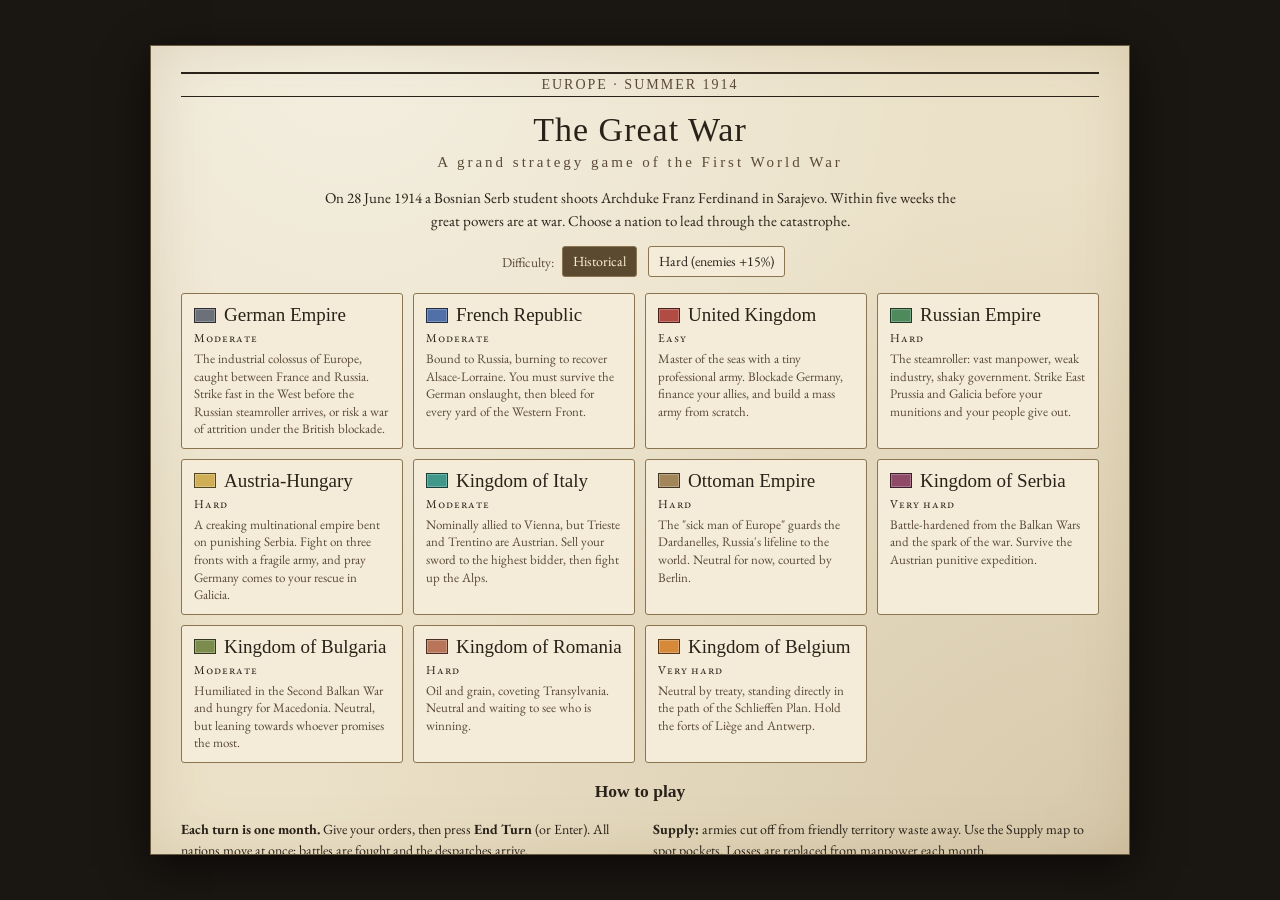
<file: index.html>
<!DOCTYPE html>
<html lang="en"><head><meta charset="utf-8"><meta name="viewport" content="width=device-width,initial-scale=1">
<title>The Great War — 1914</title>
<link rel="preconnect" href="https://fonts.googleapis.com"><link rel="preconnect" href="https://fonts.gstatic.com" crossorigin>
<link href="https://fonts.googleapis.com/css2?family=EB+Garamond:ital,wght@0,400;0,500;0,600;1,400&family=IM+Fell+English:ital@0;1&family=IM+Fell+English+SC&family=Special+Elite&display=swap" rel="stylesheet">
<style>:root{
  --ink:#2a2219; --ink2:#5a4a36; --paper:#ebe1c8; --paper2:#e2d5b6; --paper3:#d6c7a2; --leather:#231d17; --leather2:#2f271f;
  --brass:#c9a35a; --brass2:#e2c27f; --red:#9b2f24; --green:#3f6b3a; --blue:#3d5d86; --line:#b9a77f;
  --E:#5f7fa8; --C:#8a7458;
}
*{box-sizing:border-box}
html,body{margin:0;height:100%;background:var(--leather);color:var(--ink);font-family:'EB Garamond',Georgia,serif;font-size:15px;overflow:hidden}
button{font-family:inherit}
#app{position:fixed;inset:0;display:flex;flex-direction:column}
#topbar{height:54px;flex:none;display:flex;align-items:center;gap:14px;padding:0 14px;background:linear-gradient(#2f271f,#211b15);border-bottom:2px solid #5b4a30;color:var(--paper);box-shadow:0 2px 8px rgba(0,0,0,.5);z-index:5}
#topbar .natname{display:flex;align-items:center;gap:9px;font-family:'IM Fell English SC',serif;font-size:21px;letter-spacing:.5px;white-space:nowrap;color:var(--brass2)}
.flag{width:22px;height:15px;border:1px solid rgba(0,0,0,.6);box-shadow:inset 0 0 0 1px rgba(255,255,255,.25);display:inline-block;flex:none}
#topbar .date{font-family:'IM Fell English',serif;font-style:italic;font-size:17px;color:var(--paper);opacity:.9;white-space:nowrap}
#stats{display:flex;gap:4px;flex:1;justify-content:center;min-width:0;overflow:hidden}
.stat{display:flex;flex-direction:column;align-items:flex-start;padding:3px 10px;border-left:1px solid #4a3d2b;min-width:0;cursor:default}
.stat:first-child{border-left:none}
.stat .k{font-size:10.5px;text-transform:uppercase;letter-spacing:1.2px;color:#a8977a;white-space:nowrap}
.stat .v{font-size:16px;font-weight:600;white-space:nowrap;color:#f2e8d0}
.stat .d{font-size:11.5px;font-weight:500;margin-left:4px}
.pos{color:#8fbf7f}.neg{color:#e08870}
.tbtn{background:none;border:1px solid #5b4a30;color:var(--brass2);padding:6px 10px;border-radius:3px;cursor:pointer;font-size:14px}
.tbtn:hover{background:#3a3024}
#main{flex:1;display:flex;min-height:0;position:relative}
#mapwrap{flex:1;position:relative;overflow:hidden;background:#8ea6a8;touch-action:none}
#map{position:absolute;inset:0;width:100%;height:100%;cursor:default}
#mapmodes{position:absolute;top:10px;left:10px;display:flex;gap:0;background:rgba(35,29,23,.88);border:1px solid #5b4a30;border-radius:4px;overflow:hidden;z-index:2}
#mapmodes button{background:none;border:none;border-right:1px solid #4a3d2b;color:#cbbd9e;padding:6px 11px;cursor:pointer;font-size:13.5px}
#mapmodes button:last-child{border-right:none}
#mapmodes button.on{background:#5b4a30;color:#fff2d6}
#zoomctl{position:absolute;bottom:14px;left:10px;display:flex;flex-direction:column;gap:4px;z-index:2}
#zoomctl button{width:32px;height:32px;background:rgba(35,29,23,.88);border:1px solid #5b4a30;color:var(--brass2);font-size:18px;border-radius:4px;cursor:pointer}
#tooltip{position:absolute;pointer-events:none;background:rgba(235,225,200,.97);border:1px solid #6b5a3e;box-shadow:0 3px 10px rgba(0,0,0,.35);padding:7px 10px;font-size:13.5px;max-width:280px;display:none;z-index:4;line-height:1.35;border-radius:2px}
#tooltip b{font-family:'IM Fell English',serif;font-size:15px}
#tooltip .odds{margin-top:4px;font-weight:600}
#hint{position:absolute;bottom:14px;left:52px;right:14px;text-align:center;pointer-events:none;z-index:2}
#hint span{background:rgba(35,29,23,.85);color:#e8dcc0;padding:5px 12px;border-radius:3px;font-size:13.5px;border:1px solid #5b4a30}
#endturn{position:absolute;right:14px;bottom:14px;z-index:3;background:linear-gradient(#a7322a,#7c231c);color:#fff3dc;border:2px solid #d9a95e;border-radius:4px;padding:10px 18px;font-family:'IM Fell English SC',serif;font-size:19px;cursor:pointer;box-shadow:0 4px 14px rgba(0,0,0,.5);letter-spacing:.5px}
#endturn small{display:block;font-family:'EB Garamond',serif;font-size:12.5px;opacity:.85;letter-spacing:0;text-transform:none}
#endturn:hover{filter:brightness(1.1)}
#endturn:disabled{filter:grayscale(.7);cursor:wait}
#side{width:390px;flex:none;background:var(--paper);background-image:radial-gradient(ellipse at 30% 10%,rgba(255,255,255,.35),transparent 60%),radial-gradient(ellipse at 80% 90%,rgba(120,90,40,.12),transparent 60%);border-left:2px solid #5b4a30;display:flex;flex-direction:column;min-height:0;box-shadow:-3px 0 10px rgba(0,0,0,.35);z-index:4}
#tabs{display:flex;flex-wrap:wrap;background:#3a3024;border-bottom:2px solid #5b4a30}
#tabs button{flex:1 0 auto;background:none;border:none;color:#cbbd9e;padding:8px 6px;font-size:13.5px;cursor:pointer;border-bottom:3px solid transparent;white-space:nowrap}
#tabs button.on{color:#fff2d6;border-bottom-color:var(--brass);background:#4a3d2b}
#tabs button:disabled{opacity:.4;cursor:default}
#panel{flex:1;overflow-y:auto;padding:14px 16px 90px}
#panel h2{font-family:'IM Fell English',serif;font-weight:400;font-size:25px;margin:0 0 2px;line-height:1.1}
#panel h3{font-family:'IM Fell English SC',serif;font-weight:400;font-size:16px;margin:16px 0 6px;color:var(--ink2);border-bottom:1px solid var(--line);padding-bottom:2px;letter-spacing:.4px}
.sub{color:var(--ink2);font-style:italic;margin-bottom:8px}
.grid{display:grid;grid-template-columns:1fr 1fr;gap:4px 14px}
.kv{display:flex;justify-content:space-between;gap:8px;border-bottom:1px dotted #c9b98f;padding:2px 0}
.kv span:first-child{color:var(--ink2)}
.kv span:last-child{font-weight:600;text-align:right}
.btn{background:#f4ecd8;border:1px solid #8a7550;color:var(--ink);padding:6px 10px;border-radius:3px;cursor:pointer;font-size:14px;margin:2px 3px 2px 0;line-height:1.2}
.btn:hover:not(:disabled){background:#fff8e6;border-color:#5b4a30}
.btn:disabled{opacity:.45;cursor:not-allowed}
.btn.primary{background:#5b4a30;color:#fff2d6;border-color:#3a3024}
.btn.primary:hover:not(:disabled){background:#6d5a3a}
.btn.danger{color:var(--red);border-color:#b07060}
.btn.on{background:#5b4a30;color:#fff2d6}
.btn small{opacity:.75;font-size:12px}
.row{display:flex;align-items:center;gap:8px;flex-wrap:wrap}
.bar{height:8px;background:#cdbd97;border-radius:2px;overflow:hidden;flex:1;min-width:60px;border:1px solid #a8956b}
.bar>i{display:block;height:100%;background:var(--green)}
.bar.org>i{background:#3d5d86}.bar.ws>i{background:#8a5a2a}.bar.res>i{background:#6a4f8a}
.pips{letter-spacing:2px;color:#5b4a30}
.list .item{display:flex;align-items:center;gap:8px;padding:6px 6px;border-bottom:1px solid #d8c9a5;cursor:pointer;border-radius:2px}
.list .item:hover{background:rgba(255,255,255,.4)}
.list .item.sel{background:rgba(201,163,90,.3)}
.list .item .grow{flex:1;min-width:0}
.tag{font-size:11.5px;padding:1px 6px;border-radius:9px;border:1px solid;white-space:nowrap}
.tag.E{color:#2e4c78;border-color:#7d97bd;background:#dfe7f2}.tag.C{color:#5b4428;border-color:#a88f66;background:#efe3cc}.tag.N{color:#666;border-color:#aaa;background:#eee}.tag.X{color:#888;border-color:#bbb;background:#ddd;text-decoration:line-through}
.muted{color:var(--ink2);font-size:13.5px}
.note{font-size:13.5px;color:var(--ink2);background:rgba(255,255,255,.35);border-left:3px solid var(--brass);padding:6px 9px;margin:8px 0}
.slider{width:100%}
input[type=range]{accent-color:#5b4a30}
.techs{display:flex;flex-direction:column;gap:5px}
.tech{border:1px solid #b9a77f;background:rgba(255,255,255,.3);padding:6px 8px;border-radius:3px;cursor:pointer;font-size:13.5px}
.tech .tn{font-weight:600}
.tech.done{background:rgba(63,107,58,.15);border-color:#7fa070;cursor:default}
.tech.locked{opacity:.5;cursor:not-allowed}
.tech.cur{background:rgba(106,79,138,.18);border-color:#6a4f8a;box-shadow:0 0 0 1px #6a4f8a}
.tech:hover:not(.done):not(.locked){background:rgba(255,255,255,.6)}
.why{font-size:13px}
.why div{display:flex;justify-content:space-between}
table.t{width:100%;border-collapse:collapse;font-size:13.5px}
table.t th{text-align:left;font-weight:600;color:var(--ink2);border-bottom:1px solid var(--line);padding:3px 4px;font-size:12.5px}
table.t td{padding:3px 4px;border-bottom:1px dotted #cdbd97}
table.t td.r,table.t th.r{text-align:right}
.logline{font-size:13.5px;padding:4px 0;border-bottom:1px dotted #cdbd97}
.logline .dt{color:var(--ink2);font-style:italic;margin-right:4px}
.logline.major{font-weight:600}
.logline.bad{color:#7a2a20}.logline.good{color:#2f5a2a}
/* modals */
#modal{position:fixed;inset:0;background:rgba(15,12,9,.72);display:none;align-items:center;justify-content:center;z-index:20;padding:16px}
#modal.show{display:flex}
.paper{background:var(--paper);background-image:radial-gradient(ellipse at 20% 0%,rgba(255,255,255,.45),transparent 55%),radial-gradient(ellipse at 100% 100%,rgba(120,90,40,.18),transparent 60%);border:1px solid #6b5a3e;box-shadow:0 12px 40px rgba(0,0,0,.6),inset 0 0 60px rgba(140,110,60,.18);max-width:720px;width:100%;max-height:90vh;overflow:auto;padding:26px 30px;position:relative}
.paper h1{font-family:'IM Fell English',serif;font-weight:400;font-size:34px;margin:0 0 4px;text-align:center;line-height:1.1}
.paper .kicker{text-align:center;font-family:'IM Fell English SC',serif;color:var(--ink2);letter-spacing:2px;font-size:14px;border-top:2px solid var(--ink);border-bottom:1px solid var(--ink);padding:3px 0;margin-bottom:14px}
.paper p{line-height:1.5;margin:8px 0}
.paper .choices{display:flex;flex-direction:column;gap:8px;margin-top:16px}
.paper .choice{text-align:left;background:#f4ecd8;border:1px solid #8a7550;padding:10px 14px;cursor:pointer;border-radius:3px;font-size:15px;line-height:1.35}
.paper .choice:hover{background:#fff8e6;border-color:#3a3024}
.paper .choice b{font-family:'IM Fell English',serif;font-size:17px;display:block;margin-bottom:2px}
.news{columns:2;column-gap:24px;column-rule:1px solid #b9a77f}
.news .it{break-inside:avoid;margin-bottom:10px;font-size:14.5px;line-height:1.4}
.news .it.major{font-family:'IM Fell English',serif;font-size:17px;line-height:1.25}
.battle{display:grid;grid-template-columns:1fr auto;gap:2px 10px;font-size:14px;padding:5px 0;border-bottom:1px dotted #b9a77f;break-inside:avoid}
.battle .bn{font-weight:600}
.battle .res{font-style:italic;text-align:right}
.telegram{font-family:'Special Elite',monospace;font-size:14px;background:#efe6cf;border:1px dashed #8a7550;padding:10px 12px;margin:10px 0;letter-spacing:.3px}
/* start */
#start{position:fixed;inset:0;z-index:30;background:#1a1612;display:flex;align-items:center;justify-content:center;overflow:auto;padding:20px}
#start .paper{max-width:980px}
.title{font-family:'IM Fell English',serif;font-size:56px;text-align:center;margin:0;line-height:1;letter-spacing:1px}
.subtitle{text-align:center;font-family:'IM Fell English SC',serif;letter-spacing:3px;color:var(--ink2);margin:6px 0 16px}
.natgrid{display:grid;grid-template-columns:repeat(auto-fill,minmax(210px,1fr));gap:10px;margin-top:14px}
.natcard{border:1px solid #8a7550;background:#f4ecd8;padding:10px 12px;cursor:pointer;border-radius:3px;display:flex;flex-direction:column;gap:4px}
.natcard:hover{background:#fff8e6;border-color:#3a3024;box-shadow:0 2px 8px rgba(0,0,0,.2)}
.natcard .nm{font-family:'IM Fell English',serif;font-size:19px;display:flex;align-items:center;gap:8px}
.natcard .bl{font-size:13px;line-height:1.35;color:var(--ink2)}
.natcard .df{font-size:12px;font-variant:small-caps;letter-spacing:1px}
.howto{font-size:14px;line-height:1.5;columns:2;column-gap:26px;margin-top:14px}
.howto p{margin:0 0 8px;break-inside:avoid}
#loading{position:fixed;inset:0;z-index:40;background:#1a1612;color:var(--paper);display:flex;align-items:center;justify-content:center;font-family:'IM Fell English',serif;font-size:24px;font-style:italic}
@media (max-width:900px){
  #side{position:absolute;right:0;left:0;bottom:0;height:46%;width:auto;border-left:none;border-top:2px solid #5b4a30}
  #side.min{height:42px}
  #endturn{bottom:calc(46% + 10px)}
  body.sidemin #endturn{bottom:52px}
  #stats .stat.opt{display:none}
  #topbar{gap:8px;padding:0 8px}
  #topbar .natname{font-size:16px}
  #topbar .natname #tbname{max-width:110px;overflow:hidden;text-overflow:ellipsis}
  #stats{justify-content:flex-start;overflow-x:auto;scrollbar-width:none}
  .stat{padding:2px 6px;flex:none}
  .stat .k{font-size:9px;letter-spacing:.6px}
  .stat .v{font-size:13px}
  .stat .d{display:none}
  .tbtn{padding:5px 7px;font-size:12px}
  #mapmodes button{padding:5px 7px;font-size:12px}
  .news{columns:1}.howto{columns:1}
  .title{font-size:38px}
  #topbar .date{display:none}
  #hint{display:none}
}
</style></head><body>
<div id="loading">Drawing the map of Europe…</div>
<div id="app">
  <header id="topbar">
    <div class="natname"><span class="flag" id="tbflag"></span><span id="tbname">—</span></div>
    <div class="date" id="tbdate"></div>
    <div id="stats"></div>
    <button class="tbtn" id="btnSave" title="Save game">Save</button>
    <button class="tbtn" id="btnMenu" title="Main menu">Menu</button>
  </header>
  <div id="main">
    <div id="mapwrap">
      <canvas id="map"></canvas>
      <div id="mapmodes">
        <button data-mode="political" class="on">Political</button>
        <button data-mode="alliance">Alliances</button>
        <button data-mode="supply">Supply</button>
        <button data-mode="industry">Industry</button>
      </div>
      <div id="zoomctl"><button id="zin">+</button><button id="zout">−</button></div>
      <div id="tooltip"></div>
      <div id="hint"></div>
      <button id="endturn">End Turn<small id="etdate"></small></button>
    </div>
    <aside id="side">
      <div id="tabs">
        <button data-tab="prov">Province</button>
        <button data-tab="army">Army</button>
        <button data-tab="nation">Nation</button>
        <button data-tab="dip">Diplomacy</button>
        <button data-tab="res">Research</button>
        <button data-tab="trade">Trade</button>
        <button data-tab="ledger">Ledger</button>
      </div>
      <div id="panel"></div>
    </aside>
  </div>
</div>
<div id="modal"></div>
<div id="start" style="display:none"></div>

<script>
// ================= DATA =================
const MAP_W = 1400, MAP_H = 1000;
const projX = lon => (lon + 11) * 25;
const projY = lat => (62 - lat) * 34.5;
const MONTHS = ['January','February','March','April','May','June','July','August','September','October','November','December'];
const DIV_MEN = 15; // thousand men per division

// id: name, adj, color, major, qual, fleet, ws, mpPool(k men), mun, money, empire IC, foodNeed, techs, aggression
const NATIONS = {
  GER:{name:'German Empire',short:'Germany',adj:'German',color:'#6b7079',major:1,qual:1.2,fleet:20,ws:82,mp:1600,mun:160,money:160,empire:0,food:0.22,techs:['heavyArt','mg','recon','uboats','railLog'],aggr:1.35,mob:1.15,
    blurb:'The industrial colossus of Europe, caught between France and Russia. Strike fast in the West before the Russian steamroller arrives, or risk a war of attrition under the British blockade.'},
  AUH:{name:'Austria-Hungary',short:'Austria-Hungary',adj:'Austro-Hungarian',color:'#cfae55',major:1,qual:0.85,fleet:6,ws:66,mp:1100,mun:90,money:110,empire:0,food:0.04,techs:['heavyArt'],aggr:1.45,mob:0.9,
    blurb:'A creaking multinational empire bent on punishing Serbia. Fight on three fronts with a fragile army, and pray Germany comes to your rescue in Galicia.'},
  OTT:{name:'Ottoman Empire',short:'Ottoman Empire',adj:'Ottoman',color:'#a2865a',major:1,qual:0.85,fleet:2,ws:56,mp:500,mun:40,money:60,empire:0,food:0.05,techs:[],aggr:1.6,mob:0.8,
    blurb:'The "sick man of Europe" guards the Dardanelles, Russia\'s lifeline to the world. Neutral for now, courted by Berlin.'},
  BUL:{name:'Kingdom of Bulgaria',short:'Bulgaria',adj:'Bulgarian',color:'#7c8c4c',major:0,qual:0.95,fleet:0,ws:60,mp:300,mun:30,money:40,empire:0,food:0,techs:[],aggr:1.4,mob:1.0,
    blurb:'Humiliated in the Second Balkan War and hungry for Macedonia. Neutral, but leaning towards whoever promises the most.'},
  FRA:{name:'French Republic',short:'France',adj:'French',color:'#5170a8',major:1,qual:1.0,fleet:12,ws:82,mp:1300,mun:120,money:150,empire:6,food:0.1,techs:['recon'],aggr:1.3,mob:1.1,
    blurb:'Bound to Russia, burning to recover Alsace-Lorraine. You must survive the German onslaught, then bleed for every yard of the Western Front.'},
  GBR:{name:'United Kingdom',short:'Britain',adj:'British',color:'#b04c44',major:1,qual:1.1,fleet:32,ws:76,mp:350,mun:90,money:220,empire:10,food:0.55,techs:['dreadnought','recon'],aggr:1.55,mob:0.6,
    blurb:'Master of the seas with a tiny professional army. Blockade Germany, finance your allies, and build a mass army from scratch.'},
  RUS:{name:'Russian Empire',short:'Russia',adj:'Russian',color:'#4e8a5c',major:1,qual:0.76,fleet:8,ws:72,mp:2600,mun:90,money:120,empire:0,food:-0.1,techs:[],aggr:1.3,mob:0.75,
    blurb:'The steamroller: vast manpower, weak industry, shaky government. Strike East Prussia and Galicia before your munitions and your people give out.'},
  ITA:{name:'Kingdom of Italy',short:'Italy',adj:'Italian',color:'#3f988a',major:1,qual:0.85,fleet:8,ws:58,mp:700,mun:60,money:90,empire:0,food:0.18,techs:[],aggr:1.25,mob:1.0,
    blurb:'Nominally allied to Vienna, but Trieste and Trentino are Austrian. Sell your sword to the highest bidder, then fight up the Alps.'},
  SRB:{name:'Kingdom of Serbia',short:'Serbia',adj:'Serbian',color:'#8f4a68',major:0,qual:1.0,fleet:0,ws:88,mp:250,mun:25,money:30,empire:0,food:0,techs:[],aggr:1.5,mob:1.2,
    blurb:'Battle-hardened from the Balkan Wars and the spark of the war. Survive the Austrian punitive expedition.'},
  BEL:{name:'Kingdom of Belgium',short:'Belgium',adj:'Belgian',color:'#d7893a',major:0,qual:0.9,fleet:0,ws:86,mp:150,mun:25,money:40,empire:1,food:0.4,techs:[],aggr:1.8,mob:1.0,
    blurb:'Neutral by treaty, standing directly in the path of the Schlieffen Plan. Hold the forts of Liège and Antwerp.'},
  MNE:{name:'Montenegro',short:'Montenegro',adj:'Montenegrin',color:'#a56c8b',major:0,qual:0.9,fleet:0,ws:80,mp:40,mun:5,money:8,empire:0,food:0,techs:[],aggr:1.6,mob:1.0},
  ROM:{name:'Kingdom of Romania',short:'Romania',adj:'Romanian',color:'#b9755a',major:0,qual:0.75,fleet:0,ws:62,mp:500,mun:30,money:50,empire:0,food:-0.1,techs:[],aggr:1.3,mob:1.0,
    blurb:'Oil and grain, coveting Transylvania. Neutral and waiting to see who is winning.'},
  GRE:{name:'Kingdom of Greece',short:'Greece',adj:'Greek',color:'#86b0d4',major:0,qual:0.8,fleet:2,ws:52,mp:250,mun:20,money:40,empire:0,food:0.1,techs:[],aggr:1.5,mob:1.0},
  USA:{name:'United States',short:'USA',adj:'American',color:'#8a9a6c',major:1,qual:0.95,fleet:16,ws:72,mp:1200,mun:80,money:300,empire:0,food:-0.3,techs:['mg','recon'],aggr:1.3,mob:1.0,offmap:true},
  NED:{name:'Netherlands',short:'Netherlands',adj:'Dutch',color:'#e2a35e',major:0,qual:0.8,fleet:1,ws:60,mp:150,mun:15,money:60,empire:2,food:0.1,techs:[],aggr:2,mob:1},
  LUX:{name:'Luxembourg',short:'Luxembourg',adj:'Luxembourgish',color:'#c4a684',major:0,qual:0.5,fleet:0,ws:60,mp:5,mun:0,money:5,empire:0,food:0,techs:[],aggr:2,mob:1},
  SUI:{name:'Switzerland',short:'Switzerland',adj:'Swiss',color:'#c98486',major:0,qual:0.9,fleet:0,ws:70,mp:150,mun:20,money:60,empire:0,food:0.1,techs:[],aggr:2,mob:1},
  DEN:{name:'Denmark',short:'Denmark',adj:'Danish',color:'#c87c6c',major:0,qual:0.8,fleet:0,ws:60,mp:60,mun:8,money:40,empire:0,food:-0.2,techs:[],aggr:2,mob:1},
  NOR:{name:'Norway',short:'Norway',adj:'Norwegian',color:'#9b7db1',major:0,qual:0.8,fleet:0,ws:60,mp:50,mun:5,money:30,empire:0,food:0.1,techs:[],aggr:2,mob:1},
  SWE:{name:'Sweden',short:'Sweden',adj:'Swedish',color:'#5d9cc0',major:0,qual:0.9,fleet:2,ws:60,mp:200,mun:20,money:60,empire:0,food:0.05,techs:[],aggr:2,mob:1},
  ESP:{name:'Spain',short:'Spain',adj:'Spanish',color:'#d7c27e',major:0,qual:0.75,fleet:2,ws:60,mp:400,mun:20,money:60,empire:0,food:0,techs:[],aggr:2,mob:1},
  POR:{name:'Portugal',short:'Portugal',adj:'Portuguese',color:'#93b36c',major:0,qual:0.7,fleet:0,ws:55,mp:100,mun:8,money:20,empire:1,food:0.1,techs:[],aggr:2,mob:1},
  ALB:{name:'Albania',short:'Albania',adj:'Albanian',color:'#b29c7c',major:0,qual:0.6,fleet:0,ws:50,mp:20,mun:2,money:5,empire:0,food:0,techs:[],aggr:2,mob:1},
};
const PLAYABLE = ['GER','FRA','GBR','RUS','AUH','ITA','OTT','SRB','BUL','ROM','BEL'];

// [key, name, lon, lat, owner, industry, manpower(M pop), flags]
// flags: C capital, F1-3 fortress, m mountain, h hills, w marsh/forest
const PROV_DATA = [
 // Britain & Ireland
 ['lon','London',-0.1,51.5,'GBR',5,7,'C'],['ang','East Anglia',0.9,52.6,'GBR',1,1.5,''],['bir','Birmingham',-1.9,52.5,'GBR',4,4,''],
 ['man','Manchester',-2.4,53.5,'GBR',4,5,''],['yor','Yorkshire',-1.2,54.0,'GBR',3,3.5,''],['nwc','Newcastle',-1.9,55.2,'GBR',2,2,''],
 ['gla','Glasgow',-4.1,55.9,'GBR',3,3,''],['hig','Highlands',-4.4,57.5,'GBR',0,0.8,'h'],['wal','Wales',-3.7,52.1,'GBR',2,2.2,'h'],
 ['dev','Devon',-3.9,50.6,'GBR',1,1.5,''],['pts','Portsmouth',-1.2,50.95,'GBR',1,1.6,''],['dub','Dublin',-6.6,53.3,'GBR',1,1.6,''],
 ['mun2','Munster',-8.6,52.1,'GBR',0,1.2,''],['uls','Ulster',-6.6,54.6,'GBR',2,1.2,''],['cnn','Connacht',-9.0,53.6,'GBR',0,0.7,''],
 ['cyp','Cyprus',33.2,35.1,'GBR',0,0.3,''],
 // France
 ['par','Paris',2.35,48.85,'FRA',5,4.5,'C F1'],['lil','Lille',3.1,50.35,'FRA',3,2.5,''],['ami','Amiens',2.2,49.9,'FRA',1,1.2,''],
 ['rou','Rouen',1.0,49.4,'FRA',2,1.2,''],['nor','Normandy',-0.6,49.0,'FRA',0,1,''],['brt','Brittany',-3.8,48.2,'FRA',0,2.5,''],
 ['nan','Nantes',-1.4,47.3,'FRA',1,1.8,''],['orl','Orléans',1.8,47.8,'FRA',0,1.4,''],['rei','Reims',4.0,49.3,'FRA',1,1,''],
 ['sed','Sedan',4.95,49.75,'FRA',1,0.6,'h'],['ver','Verdun',5.35,49.15,'FRA',0,0.5,'F3 h'],['nac','Nancy',6.1,48.55,'FRA',1,0.9,'F2'],
 ['bfo','Belfort',6.85,47.7,'FRA',0,0.4,'F2 h'],['try','Troyes',4.1,48.25,'FRA',0,0.8,''],['dij','Dijon',4.9,47.2,'FRA',0,1.2,''],
 ['lyo','Lyon',4.8,45.8,'FRA',3,2,''],['grn2','Grenoble',6.0,45.0,'FRA',1,0.8,'m'],['mar','Marseille',5.3,43.6,'FRA',2,1.8,''],
 ['tls','Toulouse',1.4,43.7,'FRA',1,1.8,''],['bdx','Bordeaux',-0.5,44.8,'FRA',1,2,''],['lim','Limoges',1.3,45.9,'FRA',0,1.4,''],
 ['cle','Clermont',3.1,45.6,'FRA',1,1.2,'h'],['cor','Corsica',9.05,42.1,'FRA',0,0.3,'m'],['alg','Algiers',3.0,36.3,'FRA',0,1.5,''],
 ['ora','Oran',-0.6,35.2,'FRA',0,1,''],['cnt','Constantine',6.6,35.9,'FRA',0,1,''],['tun','Tunis',10.0,36.2,'FRA',0,1,''],
 ['fez','Morocco',-5.5,33.8,'FRA',0,1.5,''],
 // Low countries, Switzerland
 ['fla','Flanders',3.35,51.15,'BEL',1,1.8,'w'],['anw','Antwerp',4.65,51.35,'BEL',2,1.5,'F2'],['bru','Brussels',4.25,50.7,'BEL',2,2,'C'],
 ['lie','Liège',5.65,50.5,'BEL',2,1.2,'F2 h'],['lux','Luxembourg',6.1,49.75,'LUX',1,0.3,'C h'],
 ['ams','Amsterdam',4.85,52.4,'NED',2,3,'C'],['grg','Groningen',6.4,53.1,'NED',0,1,'w'],['bra','Brabant',5.6,51.7,'NED',1,2,''],
 ['brn','Bern',7.4,46.9,'SUI',1,2,'C m'],['zur','Zürich',8.9,47.3,'SUI',1,1.8,'m'],
 // Scandinavia
 ['jut','Jutland',9.2,56.1,'DEN',0,1.3,''],['cop','Copenhagen',12.1,55.5,'DEN',1,1.5,'C'],
 ['chr','Christiania',10.8,60.0,'NOR',1,1.2,'C h'],['brg','Bergen',6.0,60.7,'NOR',0,0.7,'m'],['krs','Kristiansand',8.0,58.5,'NOR',0,0.5,'h'],
 ['sto','Stockholm',17.8,59.4,'SWE',1,2,'C'],['got','Gothenburg',12.4,58.1,'SWE',1,1.5,''],['sma','Småland',14.8,56.9,'SWE',0,1.5,''],['dal','Dalarna',15.0,61.0,'SWE',1,0.8,'h'],
 // Iberia
 ['mad','Madrid',-3.7,40.4,'ESP',1,3,'C'],['bcn','Barcelona',2.0,41.6,'ESP',2,2.5,''],['zar','Aragon',-0.9,41.7,'ESP',0,1,'h'],
 ['bil','Bilbao',-2.9,43.1,'ESP',1,1.5,'h'],['glc','Galicia',-7.9,42.7,'ESP',0,2,'h'],['val','Valencia',-0.6,39.3,'ESP',0,2,''],
 ['sev','Seville',-5.9,37.5,'ESP',0,2.5,''],['gra','Granada',-3.3,37.3,'ESP',0,1.5,'m'],['ext','Extremadura',-6.2,39.3,'ESP',0,1,''],
 ['lis','Lisbon',-8.6,38.9,'POR',1,3,'C'],['opo','Porto',-8.3,41.3,'POR',0,2.5,''],
 // Germany
 ['ber','Berlin',13.4,52.5,'GER',5,5,'C'],['ham','Hamburg',10.0,53.55,'GER',3,2.5,''],['kie','Kiel',10.1,54.4,'GER',1,1.2,''],
 ['brm','Bremen',8.7,53.0,'GER',2,1.5,''],['han','Hanover',9.8,52.3,'GER',2,2.5,''],['ruh','Ruhr',7.4,51.5,'GER',6,4,''],
 ['col','Cologne',6.8,50.85,'GER',3,2.5,''],['pfa','Pfalz',7.7,49.6,'GER',1,1.5,'h'],['met','Metz',6.45,49.1,'GER',2,1,'F3'],
 ['str','Strasbourg',7.6,48.5,'GER',1,1.5,'F2'],['fra','Frankfurt',8.8,50.15,'GER',2,2.5,''],['kas','Kassel',9.6,51.3,'GER',1,1.5,'h'],
 ['stu','Stuttgart',9.2,48.75,'GER',2,2.5,''],['mnc','Munich',11.6,48.1,'GER',2,3,''],['nur','Nuremberg',11.1,49.5,'GER',2,2,''],
 ['mag','Magdeburg',11.6,52.1,'GER',2,2,''],['lei','Leipzig',12.4,51.3,'GER',4,3,''],['dre','Dresden',13.8,51.0,'GER',3,2.5,''],
 ['mec','Mecklenburg',12.0,53.75,'GER',0,1,''],['stt','Stettin',14.6,53.4,'GER',1,1.5,''],['pom','Pomerania',16.4,54.0,'GER',0,1,''],
 ['bsl','Breslau',17.0,51.1,'GER',2,2.5,''],['opp','Upper Silesia',18.6,50.4,'GER',4,2,''],['pos','Posen',16.9,52.4,'GER',1,2,'F1'],
 ['tho','Thorn',18.6,53.0,'GER',0,1.2,'F1'],['dan','Danzig',18.6,54.3,'GER',1,1.2,''],['kon','Königsberg',20.5,54.7,'GER',1,1.5,'F2'],
 ['mas','Masuria',21.2,53.75,'GER',0,0.8,'w'],
 // Austria-Hungary
 ['vie','Vienna',16.4,48.2,'AUH',4,3,'C'],['brx','Brünn',16.6,49.3,'AUH',2,2,''],['pra','Prague',14.4,50.1,'AUH',4,3.5,''],
 ['slz','Salzburg',13.4,47.8,'AUH',0,1,'m'],['inn','Tyrol',11.3,47.3,'AUH',0,0.8,'m'],['tre','Trentino',11.2,46.15,'AUH',0,0.4,'m F2'],
 ['grz','Graz',15.4,47.0,'AUH',1,1.5,'h'],['trs','Trieste',14.1,45.7,'AUH',2,1,'h'],['zag','Zagreb',16.0,45.7,'AUH',1,2,''],
 ['dal2','Dalmatia',16.6,43.6,'AUH',0,0.6,'m'],['sjv','Sarajevo',18.3,44.0,'AUH',0,1.8,'m'],['bud','Budapest',19.0,47.5,'AUH',4,3.5,''],
 ['tem','Temesvár',21.2,45.75,'AUH',1,1.5,''],['deb','Debrecen',21.6,47.5,'AUH',0,1.5,''],['ksa','Kassa',21.2,48.75,'AUH',1,1.2,'h'],
 ['trn','Transylvania',23.6,46.8,'AUH',1,2,'m'],['krn','Kronstadt',25.6,45.7,'AUH',0,0.8,'m'],['kra','Kraków',19.9,50.05,'AUH',2,1.8,'F2'],
 ['prz','Przemyśl',22.8,49.75,'AUH',0,1.2,'F3 h'],['lem','Lemberg',24.1,49.85,'AUH',1,2,''],['cze','Czernowitz',25.9,48.3,'AUH',0,1,'h'],
 // Italy
 ['rom','Rome',12.6,41.9,'ITA',1,2.5,'C'],['mil','Milan',9.3,45.5,'ITA',4,3.5,''],['tur','Turin',7.6,45.0,'ITA',3,2.5,'h'],
 ['gen','Genoa',9.0,44.45,'ITA',2,1.5,'h'],['vnz','Venetia',11.9,45.35,'ITA',1,3,''],['udi','Friuli',12.9,46.25,'ITA',0,0.8,'h'],
 ['bol','Bologna',11.3,44.55,'ITA',1,2.5,''],['tus','Tuscany',11.1,43.4,'ITA',1,2.5,'h'],['anc','Ancona',13.2,43.3,'ITA',0,1.2,'h'],
 ['nap','Naples',14.6,40.9,'ITA',1,3,''],['apu','Apulia',16.6,41.0,'ITA',0,2,''],['cal','Calabria',16.3,39.0,'ITA',0,1.5,'m'],
 ['sic','Sicily',14.1,37.5,'ITA',0,3.5,'h'],['srd','Sardinia',9.0,40.0,'ITA',0,0.8,'h'],['tri','Tripolitania',13.2,32.7,'ITA',0,0.5,''],
 // Balkans
 ['bgd','Belgrade',20.5,44.6,'SRB',1,1.6,'C'],['nis','Niš',21.9,43.3,'SRB',0,1.4,'h'],['sko','Skopje',21.4,42.0,'SRB',0,1,'m'],
 ['mon','Monastir',21.3,41.0,'SRB',0,0.6,'m'],['cet','Cetinje',19.1,42.6,'MNE',0,0.4,'C m'],['tir','Albania',19.9,41.2,'ALB',0,0.8,'C m'],
 ['ath','Athens',23.6,38.2,'GRE',1,1.5,'C'],['slk','Salonika',22.9,40.65,'GRE',1,1,''],['the','Thessaly',21.9,39.5,'GRE',0,1,'h'],
 ['pel','Morea',22.1,37.4,'GRE',0,1,'m'],['cre','Crete',24.8,35.25,'GRE',0,0.4,'m'],['epi','Epirus',20.8,39.7,'GRE',0,0.6,'m'],
 ['sof','Sofia',23.3,42.7,'BUL',1,1.8,'C m'],['var','Varna',27.6,43.2,'BUL',0,1.2,''],['plo','Plovdiv',24.9,42.1,'BUL',0,1.5,'h'],
 ['tar','Tarnovo',25.6,43.1,'BUL',0,1,'h'],
 ['buc','Bucharest',26.1,44.45,'ROM',2,2.5,'C'],['cra','Craiova',23.8,44.3,'ROM',0,2,''],['mol','Moldavia',27.3,47.0,'ROM',0,2.5,''],
 ['dob','Dobruja',28.4,44.2,'ROM',0,0.6,''],
 // Russia
 ['stp','Petrograd',30.3,59.9,'RUS',4,3,'C'],['hel','Helsingfors',25.0,60.9,'RUS',1,2,''],['tam','Tampere',25.8,62.3,'RUS',0,1,''],
 ['krl','Karelia',33.0,61.5,'RUS',0,0.6,'w'],['nov','Novgorod',31.5,58.4,'RUS',0,1.5,'w'],['rev','Reval',25.3,59.0,'RUS',0,1,''],
 ['rig','Riga',24.2,56.95,'RUS',2,1.5,''],['crl','Courland',22.0,56.7,'RUS',0,0.8,''],['psk','Pskov',28.4,57.8,'RUS',0,1.5,''],
 ['dvi','Dvinsk',26.5,55.9,'RUS',0,1.5,''],['kov','Kovno',23.9,54.9,'RUS',0,1.5,'F2'],['vil','Vilna',25.4,54.6,'RUS',1,2,''],
 ['grd','Grodno',23.9,53.6,'RUS',0,1.5,'F1'],['lom','Łomża',21.9,53.15,'RUS',0,1.2,'w'],['war','Warsaw',21.0,52.25,'RUS',3,3,'F2'],
 ['lod','Łódź',19.5,51.75,'RUS',2,2,''],['klc','Kielce',20.6,50.9,'RUS',0,1.5,'h'],['lub','Lublin',22.6,51.25,'RUS',0,2,''],
 ['brl','Brest-Litovsk',23.8,52.1,'RUS',0,1,'F2'],['pin','Pinsk',26.1,52.1,'RUS',0,1,'w'],['min','Minsk',27.6,53.9,'RUS',1,2,''],
 ['vit','Vitebsk',30.2,55.2,'RUS',0,1.5,''],['smo','Smolensk',32.1,54.8,'RUS',0,2,''],['gom','Gomel',31.0,52.4,'RUS',0,1.8,'w'],
 ['rov','Rovno',26.3,50.6,'RUS',0,2,''],['zhi','Zhitomir',28.7,50.25,'RUS',0,2,''],['pod','Podolia',27.2,48.9,'RUS',0,2.5,''],
 ['kiv','Kiev',30.5,50.45,'RUS',2,3,''],['kis','Bessarabia',28.8,47.0,'RUS',0,2,''],['ode','Odessa',30.7,46.5,'RUS',2,2,''],
 ['pol','Poltava',34.0,49.6,'RUS',0,2.5,''],['kha','Kharkov',36.3,50.1,'RUS',2,2.5,''],['eka','Ekaterinoslav',35.0,48.2,'RUS',3,2.5,''],
 ['crm','Crimea',34.0,44.9,'RUS',0,1,''],['tav','Tauride',34.6,46.8,'RUS',0,1.2,''],['ros','Rostov',39.7,47.3,'RUS',1,2,''],
 ['kub','Kuban',39.3,45.0,'RUS',0,2,''],['sta','Stavropol',42.5,45.0,'RUS',0,1.5,''],['geo','Georgia',42.8,42.2,'RUS',0,2,'m'],
 ['kar','Kars',43.2,40.6,'RUS',0,0.8,'m F2'],['kur','Kursk',36.2,51.8,'RUS',0,2.5,''],['ore','Orel',36.0,53.1,'RUS',0,2,''],
 ['kal','Kaluga',36.0,54.6,'RUS',0,2,''],['mos','Moscow',37.7,55.75,'RUS',4,4,''],['tve','Tver',35.5,57.0,'RUS',1,2,''],
 ['yar','Yaroslavl',40.0,57.7,'RUS',1,2,''],['vol','Vologda',40.0,59.6,'RUS',0,1,'w'],['niz','Nizhny Novgorod',44.0,56.3,'RUS',1,2,''],
 ['tmb','Tambov',41.5,52.7,'RUS',0,2.5,''],['vor','Voronezh',39.3,51.4,'RUS',0,2.5,''],['srt','Saratov',45.5,51.5,'RUS',0,2,''],
 ['tsa','Tsaritsyn',44.5,48.7,'RUS',0,1.5,''],['rya','Ryazan',40.3,54.4,'RUS',0,2,''],
 // Ottoman Empire
 ['con','Constantinople',28.9,41.1,'OTT',3,2,'C F2'],['edi','Edirne',26.6,41.7,'OTT',0,1,'F2'],['gpl','Gallipoli',26.4,40.3,'OTT',0,0.3,'h F2'],
 ['bur','Bursa',29.3,40.0,'OTT',0,1.2,'h'],['smy','Smyrna',27.6,38.4,'OTT',1,1.5,''],['aty','Antalya',30.7,37.2,'OTT',0,0.6,'m'],
 ['kny','Konya',32.5,37.9,'OTT',0,1,''],['ank','Ankara',32.9,39.9,'OTT',0,1.2,''],['kst','Kastamonu',33.8,41.3,'OTT',0,0.8,'m'],
 ['sam','Samsun',36.3,41.0,'OTT',0,1,'h'],['siv','Sivas',37.0,39.6,'OTT',0,1,'h'],['trb','Trebizond',39.7,40.8,'OTT',0,1,'m'],
 ['erz','Erzurum',41.3,39.9,'OTT',0,0.8,'m F2'],['van','Van',43.4,38.5,'OTT',0,0.6,'m'],['dyb','Diyarbakır',40.2,37.9,'OTT',0,0.8,'h'],
 ['ada','Adana',35.3,37.0,'OTT',0,1,''],['alp','Aleppo',37.2,36.2,'OTT',0,1.2,''],['msl','Mosul',43.1,36.3,'OTT',0,0.8,''],
 ['bag','Baghdad',44.4,33.5,'OTT',0,1.2,''],['dam','Damascus',36.3,33.6,'OTT',0,1.5,''],
];

// [key, name, lon, lat, region]  region: open | baltic | black
const SEA_DATA = [
 ['s_nwg','Norwegian Sea',2.5,62.4,'open'],['s_nwg2','Norwegian Sea',-4,62,'open'],['s_natl','North Atlantic',-9,59.5,'open'],
 ['s_pen','Pentland Firth',-3.5,59.4,'open'],['s_heb','Hebrides',-7.2,57.2,'open'],['s_nch','North Channel',-5.4,55.3,'open'],
 ['s_iri','Irish Sea',-5.0,53.7,'open'],['s_atl1','Atlantic',-11.0,55.0,'open'],['s_atl2','Atlantic',-11.5,51.5,'open'],
 ['s_cel','Celtic Sea',-6.5,50.4,'open'],['s_iro','Iroise Sea',-6.2,48.3,'open'],['s_atl3','Atlantic',-10.5,47,'open'],
 ['s_bis','Bay of Biscay',-4.5,45.5,'open'],['s_bis2','Bay of Biscay',-6.5,44.2,'open'],['s_bis3','Bay of Biscay',-2.5,44.4,'open'],
 ['s_atl4','Atlantic',-11,43,'open'],['s_atl5','Atlantic',-11,39,'open'],['s_atl6','Atlantic',-10,36,'open'],['s_atl7','Atlantic',-9,33.5,'open'],
 ['s_ch1','English Channel',-3.0,49.8,'open'],['s_ch2','English Channel',0.2,50.2,'open'],['s_dov','Strait of Dover',1.7,51.25,'open'],
 ['s_nor1','North Sea',2.6,52.9,'open'],['s_nor2','North Sea',1.8,55.0,'open'],['s_nor3','North Sea',4.5,56.0,'open'],
 ['s_nor4','North Sea',0.0,57.8,'open'],['s_nor5','North Sea',3.0,59.3,'open'],['s_nor6','North Sea',6.5,57.2,'open'],['s_nor7','North Sea',-0.3,56.0,'open'],
 ['s_hel','Heligoland Bight',7.4,54.3,'open'],['s_ska','Skagerrak',9.8,57.8,'open'],['s_kat','Kattegat',11.3,56.9,'open'],
 ['s_bal1','Western Baltic',11.8,54.6,'baltic'],['s_bal2','Baltic Sea',14.6,55.0,'baltic'],['s_bal3','Baltic Sea',17.5,55.4,'baltic'],
 ['s_bal4','Baltic Sea',19.5,57.3,'baltic'],['s_rig','Gulf of Riga',23.3,57.9,'baltic'],['s_fin1','Gulf of Finland',24.0,59.9,'baltic'],
 ['s_fin2','Gulf of Finland',27.8,60.0,'baltic'],['s_alnd','Sea of Åland',20.0,60.2,'baltic'],['s_both','Gulf of Bothnia',20.5,62.0,'baltic'],
 ['s_alb','Alboran Sea',-3.0,36.1,'open'],['s_blr','Balearic Sea',2.0,39.4,'open'],['s_alg','Algerian Sea',4.0,37.8,'open'],
 ['s_lio','Gulf of Lion',4.6,42.4,'open'],['s_sar','Sardinian Sea',6.8,40.0,'open'],['s_lig','Ligurian Sea',8.3,43.5,'open'],
 ['s_tun','Gulf of Tunis',9.0,37.9,'open'],['s_tyr1','Tyrrhenian Sea',11.5,41.0,'open'],['s_tyr2','Tyrrhenian Sea',12.4,39.0,'open'],
 ['s_tyr3','Tyrrhenian Sea',14.6,39.4,'open'],['s_sic','Strait of Sicily',11.8,36.6,'open'],['s_ion1','Ionian Sea',17.8,38.0,'open'],
 ['s_ion2','Ionian Sea',20.0,36.6,'open'],['s_ion3','Ionian Sea',16.5,35.0,'open'],['s_ion4','Ionian Sea',19.6,39.0,'open'],
 ['s_lib1','Libyan Sea',15.0,33.5,'open'],['s_lib2','Libyan Sea',20.5,33.6,'open'],['s_lib3','Libyan Sea',25.5,33.6,'open'],
 ['s_lev','Levantine Sea',29.5,34.4,'open'],['s_lev2','Levantine Sea',33.4,33.4,'open'],['s_lev3','Levantine Sea',31.0,35.6,'open'],
 ['s_lev4','Levantine Sea',35.2,35.0,'open'],['s_cil','Cilician Sea',33.0,36.2,'open'],
 ['s_adr1','Northern Adriatic',13.3,44.6,'open'],['s_adr2','Adriatic Sea',15.6,42.6,'open'],['s_adr3','Strait of Otranto',18.3,41.0,'open'],
 ['s_aeg1','Aegean Sea',24.9,39.6,'open'],['s_aeg2','Aegean Sea',24.7,37.0,'open'],['s_aeg3','Thracian Sea',25.0,40.8,'open'],['s_dod','Dodecanese',27.6,36.2,'open'],
 ['s_blk1','Black Sea',30.5,43.2,'black'],['s_blk2','Black Sea',31.2,45.3,'black'],['s_blk3','Black Sea',34.0,42.9,'black'],
 ['s_blk4','Black Sea',37.5,42.4,'black'],['s_blk5','Black Sea',40.4,42.6,'black'],['s_azv','Sea of Azov',36.8,46.1,'black'],
];

// extra land links across narrow straits
const EXTRA_LINKS = [['jut','cop'],['sic','cal'],['gpl','bur'],['con','bur']];

// Territorial claims, used for promises in diplomacy
const CLAIMS = {
  ITA:['tre','trs','inn','dal2','tir','smy','aty'], BUL:['sko','mon','nis','slk','dob'], ROM:['trn','krn','tem','cze','deb'],
  GRE:['smy','con','edi','tir'], SRB:['sjv','zag','dal2','tem'], OTT:['kar','geo','crm','slk'], AUH:['bgd','nis','cet','lub','pod'],
  GER:['lie','anw','bru','fla','lil','sed','crl','rig','kov','war','lod'], FRA:['met','str','pfa'], RUS:['con','gpl','lem','prz','cze','kon','mas','erz','trb'],
  GBR:['bag','msl','dam','alp'], USA:[], BEL:[], MNE:['tir','sjv'],
};

// ---------- Technologies ----------
const TECHS = [
 {id:'fieldFort',name:'Field Fortifications',cat:'Doctrine',year:1914,cost:45,req:[],desc:'+1 maximum entrenchment.',fx:{entCap:1}},
 {id:'mg',name:'Machine Gun Companies',cat:'Doctrine',year:1914,cost:50,req:[],desc:'+12% defence.',fx:{def:0.12}},
 {id:'depth',name:'Defence in Depth',cat:'Doctrine',year:1916,cost:85,req:['fieldFort'],desc:'+1 max entrenchment, +10% defence.',fx:{entCap:1,def:0.1}},
 {id:'infiltration',name:'Infiltration Tactics',cat:'Doctrine',year:1917,cost:110,req:['barrage'],desc:'Stormtroops: ignore 35% of enemy entrenchment, +10% attack.',fx:{entIgnore:0.35,atk:0.1}},
 {id:'combined',name:'Combined Arms',cat:'Doctrine',year:1918,cost:140,req:['infiltration','lightTank'],desc:'+20% attack, ignore a further 15% of entrenchment.',fx:{atk:0.2,entIgnore:0.15}},
 {id:'heavyArt',name:'Heavy Artillery',cat:'Artillery',year:1914,cost:50,req:[],desc:'+25% artillery power.',fx:{art:0.25}},
 {id:'shells',name:'Shell Production Drive',cat:'Artillery',year:1915,cost:60,req:[],desc:'+30% munitions output.',fx:{mun:0.3}},
 {id:'barrage',name:'Creeping Barrage',cat:'Artillery',year:1916,cost:90,req:['heavyArt'],desc:'+30% artillery power, ignore 10% of entrenchment.',fx:{art:0.3,entIgnore:0.1}},
 {id:'ranging',name:'Flash & Sound Ranging',cat:'Artillery',year:1917,cost:100,req:['barrage'],desc:'+20% artillery power, +5% defence.',fx:{art:0.2,def:0.05}},
 {id:'chlorine',name:'Chlorine Gas',cat:'Chemical',year:1915,cost:55,req:[],desc:'+10% attack (halved against gas masks).',fx:{gasAtk:0.1}},
 {id:'masks',name:'Gas Masks',cat:'Chemical',year:1915,cost:40,req:[],desc:'Halves enemy gas bonus.',fx:{masks:1}},
 {id:'mustard',name:'Phosgene & Mustard',cat:'Chemical',year:1916,cost:85,req:['chlorine'],desc:'+10% attack (halved against gas masks).',fx:{gasAtk:0.1}},
 {id:'recon',name:'Aerial Reconnaissance',cat:'Air',year:1914,cost:40,req:[],desc:'Air power +1.',fx:{air:1}},
 {id:'fighters',name:'Synchronised Fighters',cat:'Air',year:1915,cost:70,req:['recon'],desc:'Air power +1.',fx:{air:1}},
 {id:'groundAtk',name:'Ground-Attack Squadrons',cat:'Air',year:1917,cost:95,req:['fighters'],desc:'Air power +1, +5% attack.',fx:{air:1,atk:0.05}},
 {id:'bombers',name:'Strategic Bombers',cat:'Air',year:1917,cost:105,req:['fighters'],desc:'Air power +1. Bomb enemy industry (-4% IC).',fx:{air:1,bomb:1}},
 {id:'landships',name:'Landships',cat:'Armour',year:1916,cost:95,req:[],desc:'Unlocks tank battalions.',fx:{tanks:1}},
 {id:'lightTank',name:'Light Tanks',cat:'Armour',year:1917,cost:105,req:['landships'],desc:'+50% tank power.',fx:{tank:0.5}},
 {id:'tankDoc',name:'Tank Doctrine',cat:'Armour',year:1918,cost:115,req:['lightTank'],desc:'+40% tank power, ignore 10% of entrenchment.',fx:{tank:0.4,entIgnore:0.1}},
 {id:'massProd',name:'Mass Production',cat:'Industry',year:1914,cost:60,req:[],desc:'+12% industrial capacity.',fx:{ic:0.12}},
 {id:'railLog',name:'Railway Logistics',cat:'Industry',year:1914,cost:50,req:[],desc:'+1 rail movement, +25% reinforcement rate.',fx:{rail:1,reinf:0.25}},
 {id:'ersatz',name:'Ersatz Materials',cat:'Industry',year:1915,cost:65,req:[],desc:'Halves food & material shortages.',fx:{food:0.5}},
 {id:'totalWar',name:'Total War Economy',cat:'Industry',year:1916,cost:100,req:['massProd'],desc:'+15% IC, +15% manpower.',fx:{ic:0.15,mp:0.15}},
 {id:'women',name:'Women in Industry',cat:'Industry',year:1915,cost:70,req:[],desc:'+10% IC.',fx:{ic:0.1}},
 {id:'uboats',name:'U-Boat Fleet',cat:'Naval',year:1914,cost:60,req:[],desc:'Submarine warfare against enemy trade.',fx:{sub:1}},
 {id:'convoy',name:'Convoy System',cat:'Naval',year:1917,cost:70,req:[],desc:'Halves losses to submarine warfare.',fx:{convoy:1}},
 {id:'dreadnought',name:'Super-Dreadnoughts',cat:'Naval',year:1914,cost:70,req:[],desc:'+20% fleet strength.',fx:{fleet:0.2}},
 {id:'propaganda',name:'Propaganda Bureau',cat:'Home Front',year:1914,cost:40,req:[],desc:'+0.4 war support per month.',fx:{ws:0.4}},
 {id:'rationing',name:'Rationing',cat:'Home Front',year:1915,cost:50,req:[],desc:'Halves effects of food shortage.',fx:{food:0.5}},
];
const TECH_CATS = ['Doctrine','Artillery','Chemical','Air','Armour','Industry','Naval','Home Front'];
const TECH = Object.fromEntries(TECHS.map(t=>[t.id,t]));

const AI_TECH_PRIORITY = ['fieldFort','mg','heavyArt','railLog','massProd','shells','masks','chlorine','recon','fighters','depth','ersatz','rationing','women','barrage','totalWar','propaganda','landships','mustard','ranging','infiltration','lightTank','convoy','groundAtk','bombers','tankDoc','combined','uboats','dreadnought'];

// Starting deployments: [province, divisions, artillery]
const DEPLOY = {
  GER_W:[['col',9,3],['col',10,3],['pfa',8,3],['met',8,3],['str',7,2],['fra',6,2],['kon',7,2],['mas',5,1],['bsl',4,1],['ber',3,1],['kie',2,0]],
  GER_E:[['col',8,3],['met',8,3],['str',7,2],['pfa',6,2],['kon',8,2],['mas',8,2],['tho',8,2],['pos',7,2],['opp',7,2],['ber',3,1],['kie',2,0]],
  AUH_B:[['sjv',7,2],['tem',8,2],['zag',4,1],['kra',6,2],['prz',6,2],['lem',6,1],['vie',3,1],['trs',2,1]],
  AUH_R:[['sjv',5,1],['tem',5,1],['kra',7,2],['prz',8,2],['lem',8,2],['cze',5,1],['vie',3,1],['trs',2,1]],
  FRA_O:[['nac',9,2],['bfo',8,2],['ver',8,2],['sed',8,2],['rei',6,1],['par',4,1],['lil',3,1],['grn2',2,0],['alg',2,0]],
  FRA_D:[['ver',9,2],['nac',9,2],['sed',8,2],['lil',6,1],['bfo',6,2],['rei',6,1],['par',6,1],['grn2',2,0],['alg',2,0]],
  GBR_S:[['lil',6,2],['lon',6,1],['ang',4,1],['dub',2,0]],
  GBR_H:[['lon',10,2],['ang',4,1],['pts',2,0],['dub',2,0]],
  RUS_P:[['kov',9,2],['lom',9,2],['war',7,1],['lub',7,1],['rov',8,2],['pod',7,1],['brl',5,1],['kar',5,1],['stp',4,1],['ode',3,0]],
  RUS_G:[['kov',6,1],['lom',6,1],['war',7,1],['lub',9,2],['rov',10,2],['pod',9,2],['brl',5,1],['kar',5,1],['stp',4,1],['ode',3,0]],
  SRB:[['bgd',5,1],['nis',4,1],['sko',3,0]], MNE:[['cet',2,0]], BEL:[['lie',3,1],['anw',3,1],['bru',2,0]],
  OTT:[['con',5,1],['gpl',3,1],['erz',6,1],['dam',3,0],['bag',2,0],['smy',2,0],['edi',3,1]],
  ITA:[['udi',6,1],['vnz',6,1],['mil',4,1],['tur',3,0],['rom',3,0],['nap',2,0]],
  BUL:[['sof',6,1],['plo',4,1],['var',3,0]], ROM:[['buc',5,1],['cra',5,1],['mol',4,0]], GRE:[['slk',4,1],['ath',3,0],['the',2,0]],
  NED:[['ams',4,1],['bra',2,0]], SUI:[['brn',3,1]], DEN:[['jut',2,0]], NOR:[['chr',2,0]], SWE:[['sto',3,1]], ESP:[['mad',4,1],['bcn',2,0]], POR:[['lis',2,0]],
};

const PLANS = {
  GER:{title:'War Plan',opts:[
    {id:'W',name:'The Schlieffen Plan',desc:'Swing through neutral Belgium to encircle Paris in six weeks, then turn east. Britain will certainly enter the war.'},
    {id:'E',name:'The Eastern Deployment',desc:'Stand on the defensive behind the Rhine fortresses and crush Russia first. Belgium stays neutral and Britain may stay out — for now.'}]},
  AUH:{title:'Mobilisation Plan',opts:[
    {id:'B',name:'Plan B — Balkans first',desc:'Mass against Serbia to crush her quickly. Galicia is thinly held against Russia.'},
    {id:'R',name:'Plan R — Russia first',desc:'Hold Serbia with minimum forces and concentrate in Galicia against the Russian masses.'}]},
  FRA:{title:'Plan of Campaign',opts:[
    {id:'O',name:'Plan XVII — Offensive à outrance',desc:'Hurl the army into Alsace-Lorraine. Élan will carry the day... perhaps.'},
    {id:'D',name:'Defensive concentration',desc:'Shift weight north towards Belgium and dig in along the frontier fortresses.'}]},
  GBR:{title:'The Expeditionary Force',opts:[
    {id:'S',name:'Send the BEF to France',desc:'Six regular divisions cross the Channel at once to stand beside the French.'},
    {id:'H',name:'Hold the army at home',desc:'Keep the regulars in Britain as the cadre for a new mass army.'}]},
  RUS:{title:'Mobilisation Plan',opts:[
    {id:'P',name:'Invade East Prussia',desc:'Honour the promise to France: two armies march on Königsberg at once.'},
    {id:'G',name:'Mass against Galicia',desc:'Crush Austria-Hungary first, the weaker enemy, and seize Lemberg.'}]},
};

const ALLIANCE_START = {E:['FRA','RUS','SRB','MNE'], C:['GER','AUH']};
const LEAN = { OTT:{C:40,E:-30}, ITA:{E:25,C:0}, BUL:{C:25,E:-10}, ROM:{E:20,C:-5}, GRE:{E:15,C:-15} };
const DRIFT = { ITA:{E:3}, BUL:{C:2}, ROM:{E:1.3}, GRE:{E:1}, OTT:{C:3} };

// ================= MAP GENERATION & RENDER =================
const RES = 2; // pixel resolution multiplier
const PW = MAP_W * RES, PH = MAP_H * RES;

function hash2(x, y, s) {
  let h = (x * 374761393 + y * 668265263 + s * 2147483647) | 0;
  h = (h ^ (h >>> 13)) * 1274126177 | 0;
  return ((h ^ (h >>> 16)) >>> 0) / 4294967295;
}
function vnoise(x, y, s) {
  const xi = Math.floor(x), yi = Math.floor(y), xf = x - xi, yf = y - yi;
  const u = xf * xf * (3 - 2 * xf), v = yf * yf * (3 - 2 * yf);
  const a = hash2(xi, yi, s), b = hash2(xi + 1, yi, s), c = hash2(xi, yi + 1, s), d = hash2(xi + 1, yi + 1, s);
  return a + (b - a) * u + (c - a) * v + (a - b - c + d) * u * v;
}
function fbm(x, y, s) {
  return (vnoise(x / 22, y / 22, s) - 0.5) * 1.0 + (vnoise(x / 9, y / 9, s + 7) - 0.5) * 0.5 + (vnoise(x / 4, y / 4, s + 13) - 0.5) * 0.25;
}

const MAP = {}; // filled by buildMap

function buildMap() {
  const seeds = [];
  PROV_DATA.forEach((p, i) => seeds.push({ x: projX(p[2]), y: projY(p[3]), i }));
  const NP = PROV_DATA.length;
  SEA_DATA.forEach((s, j) => seeds.push({ x: projX(s[2]), y: projY(s[3]), i: NP + j }));
  const NS = seeds.length;
  const AMP = 9;
  // displacement field at base res
  const dxF = new Float32Array(MAP_W * MAP_H), dyF = new Float32Array(MAP_W * MAP_H);
  for (let y = 0; y < MAP_H; y++) for (let x = 0; x < MAP_W; x++) {
    const k = y * MAP_W + x;
    dxF[k] = fbm(x, y, 1) * AMP * 1.6; dyF[k] = fbm(x, y, 2) * AMP * 1.6;
  }
  // buckets
  const B = 20, BW = Math.ceil(MAP_W / B), BH = Math.ceil(MAP_H / B);
  const cand = new Array(BW * BH);
  const r = Math.SQRT2 * B / 2 + AMP * 1.6 * 0.95 + 1;
  for (let by = 0; by < BH; by++) for (let bx = 0; bx < BW; bx++) {
    const cx = (bx + 0.5) * B, cy = (by + 0.5) * B;
    let dmin = 1e9; const ds = new Float32Array(NS);
    for (let s = 0; s < NS; s++) { const d = Math.hypot(seeds[s].x - cx, seeds[s].y - cy); ds[s] = d; if (d < dmin) dmin = d; }
    const list = [];
    for (let s = 0; s < NS; s++) if (ds[s] <= dmin + 2 * r) list.push(s);
    cand[by * BW + bx] = list;
  }
  const pid = new Int16Array(PW * PH);
  for (let py = 0; py < PH; py++) {
    const by0 = py / RES;
    for (let px = 0; px < PW; px++) {
      const bx0 = px / RES;
      const k = (by0 | 0) * MAP_W + (bx0 | 0);
      const qx = bx0 + dxF[k], qy = by0 + dyF[k];
      const list = cand[((by0 / B) | 0) * BW + ((bx0 / B) | 0)];
      let best = 0, bd = 1e18;
      for (let t = 0; t < list.length; t++) {
        const s = seeds[list[t]]; const ddx = s.x - qx, ddy = s.y - qy; const d = ddx * ddx + ddy * ddy;
        if (d < bd) { bd = d; best = s.i; }
      }
      pid[py * PW + px] = best;
    }
  }
  // adjacency, centroids
  const pairCount = new Map(), pairPts = new Map();
  const sumX = new Float64Array(NS), sumY = new Float64Array(NS), cnt = new Float64Array(NS);
  const edge = new Uint8Array(PW * PH); // 1 = boundary pixel
  for (let py = 0; py < PH; py++) for (let px = 0; px < PW; px++) {
    const i = py * PW + px, a = pid[i];
    sumX[a] += px; sumY[a] += py; cnt[a]++;
    if (px + 1 < PW) { const b = pid[i + 1]; if (a !== b) { edge[i] = 1; edge[i + 1] = 1; addPair(a, b, px, py); } }
    if (py + 1 < PH) { const b = pid[i + PW]; if (a !== b) { edge[i] = 1; edge[i + PW] = 1; addPair(a, b, px, py); } }
  }
  function addPair(a, b, px, py) {
    const lo = Math.min(a, b), hi = Math.max(a, b), key = lo * 1000 + hi;
    const c = (pairCount.get(key) || 0) + 1; pairCount.set(key, c);
    if (lo < NP && hi < NP && c % (3 * RES) === 0) {
      let arr = pairPts.get(key); if (!arr) { arr = []; pairPts.set(key, arr); }
      arr.push(px / RES, py / RES);
    }
  }
  const adj = Array.from({ length: NS }, () => new Set());
  for (const [key, c] of pairCount) {
    if (c < 3 * RES) continue;
    const a = Math.floor(key / 1000), b = key % 1000;
    adj[a].add(b); adj[b].add(a);
  }
  const idx = {}; PROV_DATA.forEach((p, i) => idx[p[0]] = i); SEA_DATA.forEach((s, j) => idx[s[0]] = NP + j);
  EXTRA_LINKS.forEach(([a, b]) => { adj[idx[a]].add(idx[b]); adj[idx[b]].add(idx[a]); });
  // coast distance for sea pixels (in pixels)
  const cd = new Uint8Array(PW * PH).fill(255);
  const q = new Int32Array(PW * PH); let qh = 0, qt = 0;
  for (let i = 0; i < PW * PH; i++) if (pid[i] < NP) { cd[i] = 0; }
  for (let i = 0; i < PW * PH; i++) if (pid[i] >= NP) {
    const x = i % PW;
    if ((x > 0 && pid[i - 1] < NP) || (x < PW - 1 && pid[i + 1] < NP) || (i >= PW && pid[i - PW] < NP) || (i < PW * (PH - 1) && pid[i + PW] < NP)) { cd[i] = 1; q[qt++] = i; }
  }
  const MAXD = 30 * RES > 250 ? 250 : 30 * RES;
  while (qh < qt) {
    const i = q[qh++], d = cd[i]; if (d >= MAXD) continue;
    const x = i % PW;
    const nb = [x > 0 ? i - 1 : -1, x < PW - 1 ? i + 1 : -1, i - PW, i + PW];
    for (const j of nb) { if (j < 0 || j >= PW * PH) continue; if (cd[j] > d + 1) { cd[j] = d + 1; q[qt++] = j; } }
  }
  // texture (paper)
  const tex = new Uint8Array(PW * PH);
  for (let py = 0; py < PH; py++) for (let px = 0; px < PW; px++) {
    const n = hash2(px, py, 99) * 0.5 + vnoise(px / 6, py / 6, 5) * 0.5;
    tex[py * PW + px] = 118 + (n * 20) | 0;
  }
  MAP.pid = pid; MAP.edge = edge; MAP.adj = adj; MAP.NP = NP; MAP.NS = NS; MAP.cd = cd; MAP.tex = tex; MAP.idx = idx;
  MAP.pairPts = pairPts;
  MAP.cx = []; MAP.cy = []; MAP.area = [];
  for (let s = 0; s < NS; s++) {
    MAP.area[s] = cnt[s] / (RES * RES);
    if (cnt[s] > 0) { MAP.cx[s] = sumX[s] / cnt[s] / RES; MAP.cy[s] = sumY[s] / cnt[s] / RES; }
    else { MAP.cx[s] = seeds[s].x; MAP.cy[s] = seeds[s].y; }
  }
  // anchor = seed if visible & inside own cell, else centroid
  MAP.ax = []; MAP.ay = [];
  for (let s = 0; s < NS; s++) {
    let ax = seeds[s].x, ay = seeds[s].y;
    const inside = ax >= 4 && ay >= 4 && ax < MAP_W - 4 && ay < MAP_H - 4 && pid[((ay * RES) | 0) * PW + ((ax * RES) | 0)] === s;
    if (!inside) { ax = MAP.cx[s]; ay = MAP.cy[s]; }
    // blend toward centroid a little for nicer placement
    if (inside) { ax = ax * 0.6 + MAP.cx[s] * 0.4; ay = ay * 0.6 + MAP.cy[s] * 0.4; if (pid[((ay * RES) | 0) * PW + ((ax * RES) | 0)] !== s) { ax = seeds[s].x; ay = seeds[s].y; } }
    MAP.ax[s] = ax; MAP.ay[s] = ay;
  }
  // static sea colour buffer
  const sea = new Uint8ClampedArray(PW * PH * 3);
  for (let i = 0; i < PW * PH; i++) {
    if (pid[i] < NP) continue;
    const d = cd[i] / RES, t = tex[i] - 118;
    let r = 158, g = 183, b = 186;
    const shade = Math.max(0, 1 - d / 26);
    r -= shade * 26; g -= shade * 22; b -= shade * 16;
    const dd = d % 6; if (d > 2 && d < 20 && dd > 2.3 && dd < 3.1) { r -= 18; g -= 14; b -= 10; }
    r += t * 0.35; g += t * 0.35; b += t * 0.3;
    sea[i * 3] = r; sea[i * 3 + 1] = g; sea[i * 3 + 2] = b;
  }
  MAP.sea = sea;
  // hill/mountain mask
  MAP.terr = PROV_DATA.map(p => p[7].includes('m') ? 2 : p[7].includes('h') ? 1 : p[7].includes('w') ? 3 : 0);
  MAP.canvas = document.createElement('canvas'); MAP.canvas.width = PW; MAP.canvas.height = PH;
  MAP.ctx = MAP.canvas.getContext('2d');
  MAP.img = MAP.ctx.createImageData(PW, PH);
  MAP.hlCache = {};
}

function hexRgb(h) { const n = parseInt(h.slice(1), 16); return [(n >> 16) & 255, (n >> 8) & 255, n & 255]; }
function mixRgb(a, b, t) { return [a[0] + (b[0] - a[0]) * t, a[1] + (b[1] - a[1]) * t, a[2] + (b[2] - a[2]) * t]; }

// colours: array per province: fill rgb, stripe rgb|null, border key
function renderMapImage(cols) {
  const { pid, edge, NP, tex, sea, terr } = MAP;
  const d = MAP.img.data;
  const borderKey = cols.key;
  for (let py = 0; py < PH; py++) {
    for (let px = 0; px < PW; px++) {
      const i = py * PW + px, o = i * 4, id = pid[i];
      if (id >= NP) { d[o] = sea[i * 3]; d[o + 1] = sea[i * 3 + 1]; d[o + 2] = sea[i * 3 + 2]; d[o + 3] = 255; continue; }
      let c = cols.fill[id];
      const st = cols.stripe[id];
      if (st && (((px + py) / RES) % 9) < 3.2) c = st;
      const t = (tex[i] - 128) / 128;
      let r = c[0] * (1 + t * 0.22), g = c[1] * (1 + t * 0.22), b = c[2] * (1 + t * 0.22);
      const tr = terr[id];
      if (tr === 2) { const h = vnoise(px / (3 * RES), py / (2 * RES), 31); if (h > 0.62) { r *= 0.8; g *= 0.8; b *= 0.8; } }
      else if (tr === 1) { const h = vnoise(px / (4 * RES), py / (3 * RES), 37); if (h > 0.72) { r *= 0.88; g *= 0.88; b *= 0.88; } }
      else if (tr === 3) { if (((px / RES | 0) % 7 === 0) && ((py / RES | 0) % 5 === 0)) { r *= 0.8; g *= 0.85; b *= 0.8; } }
      if (edge[i]) {
        // check neighbours
        let coast = false, nat = false, prov = false;
        const nbs = [px > 0 ? i - 1 : -1, px < PW - 1 ? i + 1 : -1, py > 0 ? i - PW : -1, py < PH - 1 ? i + PW : -1];
        for (const j of nbs) {
          if (j < 0) continue; const b2 = pid[j]; if (b2 === id) continue;
          if (b2 >= NP) coast = true; else if (borderKey[b2] !== borderKey[id]) nat = true; else prov = true;
        }
        if (coast) { r = 72; g = 62; b = 48; }
        else if (nat) { r *= 0.42; g *= 0.4; b *= 0.4; }
        else if (prov) { r *= 0.8; g *= 0.8; b *= 0.8; }
      }
      d[o] = r; d[o + 1] = g; d[o + 2] = b; d[o + 3] = 255;
    }
  }
  // thicken national borders: second pass, darken pixels adjacent to nat-border pixels? keep simple
  MAP.ctx.putImageData(MAP.img, 0, 0);
}

function provHighlight(id) {
  if (MAP.hlCache[id]) return MAP.hlCache[id];
  const { pid } = MAP;
  let x0 = PW, y0 = PH, x1 = 0, y1 = 0;
  for (let py = 0; py < PH; py += 1) for (let px = 0; px < PW; px++) if (pid[py * PW + px] === id) { if (px < x0) x0 = px; if (px > x1) x1 = px; if (py < y0) y0 = py; if (py > y1) y1 = py; }
  if (x1 < x0) return null;
  const w = x1 - x0 + 1, h = y1 - y0 + 1;
  const c = document.createElement('canvas'); c.width = w; c.height = h;
  const cx = c.getContext('2d'); const im = cx.createImageData(w, h);
  for (let y = 0; y < h; y++) for (let x = 0; x < w; x++) {
    const i = (y + y0) * PW + (x + x0);
    if (pid[i] !== id) continue;
    const o = (y * w + x) * 4;
    const border = (x + x0 > 0 && pid[i - 1] !== id) || (x + x0 < PW - 1 && pid[i + 1] !== id) || (pid[i - PW] !== id) || (pid[i + PW] !== id)
      || (x + x0 > 1 && pid[i - 2] !== id) || (x + x0 < PW - 2 && pid[i + 2] !== id) || (pid[i - 2 * PW] !== id) || (pid[i + 2 * PW] !== id);
    if (border) { im.data[o] = 255; im.data[o + 1] = 245; im.data[o + 2] = 200; im.data[o + 3] = 255; }
    else { im.data[o] = 255; im.data[o + 1] = 250; im.data[o + 2] = 220; im.data[o + 3] = 60; }
  }
  cx.putImageData(im, 0, 0);
  const r = { c, x: x0 / RES, y: y0 / RES, w: w / RES, h: h / RES };
  MAP.hlCache[id] = r; return r;
}

// ================= ENGINE =================
let G = null;
let LADJ = [], SADJ = [], SEA_ADJ = [], SEA_LAND = [];
const RAIL_NATIONS = new Set(['GER', 'FRA', 'BEL', 'NED', 'GBR', 'LUX', 'SUI', 'DEN', 'AUH', 'ITA']);
const RUS_RAIL = new Set(['war', 'stp', 'mos', 'kiv', 'vil', 'brl', 'min', 'lod', 'kov', 'rig', 'smo', 'kha', 'eka', 'ode', 'grd', 'dvi', 'psk', 'tve', 'lub', 'rov', 'zhi', 'kur', 'ore', 'kal', 'pod', 'pol', 'gom', 'vit']);
const TRADE_VAL = { USA: 0.6, NED: 0.16, SWE: 0.15, DEN: 0.1, NOR: 0.1, SUI: 0.07, ESP: 0.12, POR: 0.05, ITA: 0.1, ROM: 0.12, GRE: 0.06, BUL: 0.05, OTT: 0.05 };
const NEAR_NEUTRAL = new Set(['NED', 'SWE', 'DEN', 'NOR', 'SUI', 'ROM', 'BUL', 'GRE', 'ITA', 'OTT']);
const EMPIRE_ACCESS = { GBR: 0.5, FRA: 0.35, ITA: 0.05, BEL: 0.05, POR: 0.1, NED: 0.2 };
const COSTS = { div: 7, divMun: 5, art: 14, artMun: 15, tank: 30, tankMun: 10, factory: 90, rail: 45, fort: 55, ship: 140, relations: 20, deal: 15 };
const BUILD_TURNS = { factory: 6, rail: 3, fort: 3 };

function rnd() { return Math.random(); }
function clamp(v, a, b) { return v < a ? a : v > b ? b : v; }
function N(id) { return G.nations[id]; }
function P(i) { return G.provs[i]; }
function sideOf(id) { const n = G.nations[id]; return n && !n.out ? n.side : null; }
function atWar(a, b) { const sa = sideOf(a), sb = sideOf(b); return !!(sa && sb && sa !== sb); }
function otherSide(s) { return s === 'E' ? 'C' : 'E'; }
function dateStr(t) { t = t === undefined ? G.turn : t; const m = (6 + t) % 12, y = 1914 + Math.floor((6 + t) / 12); return MONTHS[m] + ' ' + y; }
function curYear() { return 1914 + Math.floor((6 + G.turn) / 12); }
function curMonth() { return (6 + G.turn) % 12; }
function relKey(a, b) { return a < b ? a + '|' + b : b + '|' + a; }
function rel(a, b) { return G.rel[relKey(a, b)] || 0; }
function addRel(a, b, v) { const k = relKey(a, b); G.rel[k] = clamp((G.rel[k] || 0) + v, -100, 100); }
function friendly(nat, i) { const c = P(i).ctrl; if (c === nat) return true; const s = sideOf(nat); return !!(s && sideOf(c) === s); }
function hostileProv(nat, i) { return atWar(nat, P(i).ctrl); }
function armiesIn(i) { return G.armies.filter(a => a.prov === i); }
function nArmies(id) { return G.armies.filter(a => a.nat === id); }
function log(txt, type, nats) { G.log.push({ t: G.turn, txt, type: type || 'info', nats: nats || [] }); if (G.log.length > 400) G.log.shift(); G.report.news.push({ txt, type: type || 'info', nats: nats || [] }); }

function initStatic() {
  const NP = MAP.NP;
  LADJ = []; SADJ = []; SEA_ADJ = []; SEA_LAND = [];
  for (let i = 0; i < NP; i++) { LADJ[i] = [...MAP.adj[i]].filter(j => j < NP); SADJ[i] = [...MAP.adj[i]].filter(j => j >= NP); }
  for (let j = NP; j < MAP.NS; j++) { SEA_ADJ[j] = [...MAP.adj[j]].filter(k => k >= NP); SEA_LAND[j] = [...MAP.adj[j]].filter(k => k < NP); }
}

function computeFx(n) {
  const fx = { entCap: 0, def: 0, entIgnore: 0, atk: 0, art: 0, mun: 0, gasAtk: 0, masks: 0, air: 0, bomb: 0, tanks: 0, tank: 0, ic: 0, rail: 0, reinf: 0, food: 0, mp: 0, sub: 0, convoy: 0, fleet: 0, ws: 0 };
  let foodMul = 1;
  for (const t of n.techs) { const f = TECH[t].fx; for (const k in f) { if (k === 'food') foodMul *= (1 - f[k]); else fx[k] += f[k]; } }
  fx.food = 1 - foodMul; n.fx = fx;
}

// ---------------- INIT ----------------
function newGame(player, playerPlan) {
  G = { turn: 0, player, nations: {}, provs: [], armies: [], nextArmy: 1, log: [], rel: {}, deals: [], flags: {}, promises: [],
    seaCtrl: { open: null, baltic: null, black: null }, usaTension: 0, blockade: 0, over: null, plans: {}, report: { battles: [], news: [] }, pending: [], history: [] };
  for (const id in NATIONS) {
    const d = NATIONS[id];
    G.nations[id] = { id, side: null, out: false, money: d.money, mp: d.mp, mun: d.mun, ws: d.ws, techs: [...d.techs], res: null, rp: 0,
      sl: { mun: 0.35, res: 0.15 }, policy: { consc: id === 'GBR' || id === 'USA' ? 'volunteer' : 'conscription', sub: false, propaganda: false },
      fleet: d.fleet, fleetBuild: 0, lean: { E: 0, C: 0 }, armyNo: 0, stats: { cas: 0, kills: 0, won: 0, lost: 0 }, monthCas: 0, mutiny: 0, revo: 0,
      ic: 0, income: 0, expenses: 0, munProd: 0, munUse: 0, mpGain: 0, access: 1, shortage: 0, wsDelta: 0, wsWhy: [], exile: false, lastBattle: 0 };
    computeFx(G.nations[id]);
    if (LEAN[id]) { G.nations[id].lean = { E: LEAN[id].E, C: LEAN[id].C }; }
  }
  PROV_DATA.forEach((p, i) => {
    const fl = p[7]; const fm = fl.match(/F(\d)/);
    G.provs.push({ i, key: p[0], name: p[1], owner: p[4], ctrl: p[4], ind: p[5], mp: p[6], fort: fm ? +fm[1] : 0,
      rail: RAIL_NATIONS.has(p[4]) || RUS_RAIL.has(p[0]) || ['con', 'edi', 'bgd', 'nis', 'buc', 'sof'].includes(p[0]) ? 1 : 0,
      terr: fl.includes('m') ? 'mountain' : fl.includes('h') ? 'hills' : fl.includes('w') ? 'marsh' : 'plains', cap: fl.includes('C'),
      coast: SADJ[i].length > 0, build: null, origInd: p[5] });
  });
  // relations
  const ids = Object.keys(NATIONS);
  for (const a of ids) for (const b of ids) if (a < b) G.rel[relKey(a, b)] = 10;
  const setR = (a, b, v) => G.rel[relKey(a, b)] = v;
  for (const s of ['E', 'C']) for (const a of ALLIANCE_START[s]) for (const b of ALLIANCE_START[s]) if (a < b) setR(a, b, 60);
  for (const a of ALLIANCE_START.E) for (const b of ALLIANCE_START.C) setR(a, b, -35);
  [['SRB', 'AUH', -80], ['FRA', 'GER', -60], ['ITA', 'AUH', -20], ['BUL', 'SRB', -60], ['ROM', 'AUH', -25], ['GRE', 'BUL', -40], ['OTT', 'RUS', -50], ['OTT', 'GER', 40],
   ['BUL', 'GER', 20], ['ITA', 'GER', 15], ['ITA', 'GBR', 30], ['USA', 'GBR', 40], ['USA', 'FRA', 30], ['GBR', 'FRA', 50], ['GBR', 'RUS', 25], ['GBR', 'BEL', 50], ['OTT', 'GBR', -10], ['GRE', 'OTT', -50], ['ROM', 'FRA', 30]].forEach(r => setR(...r));
  // trade deals
  [['GBR', 'USA'], ['FRA', 'USA'], ['ITA', 'USA'], ['GER', 'USA'], ['GER', 'NED'], ['GER', 'SWE'], ['GER', 'DEN'], ['GER', 'NOR'], ['GER', 'SUI'], ['AUH', 'SUI'], ['AUH', 'ROM'],
   ['GBR', 'NOR'], ['GBR', 'ESP'], ['FRA', 'ESP'], ['GBR', 'NED'], ['RUS', 'SWE'], ['ITA', 'ESP'], ['GER', 'ROM'], ['OTT', 'BUL'], ['RUS', 'USA'], ['BEL', 'NED']].forEach(d => G.deals.push(d));
  // plans
  const ai = { GER: rnd() < 0.85 ? 'W' : 'E', AUH: rnd() < 0.5 ? 'B' : 'R', FRA: rnd() < 0.7 ? 'O' : 'D', GBR: rnd() < 0.85 ? 'S' : 'H', RUS: rnd() < 0.7 ? 'P' : 'G' };
  if (playerPlan) ai[player] = playerPlan;
  G.hard = !!(typeof UI !== 'undefined' && UI.hard);
  G.plans = ai;
  deployAll();
  updateSeaControl();
  for (const id in G.nations) calcEconomy(N(id), true);
  const pn = G.nations[player]; const first = AI_TECH_PRIORITY.find(t => techAvailable(pn, t) && TECH[t].year <= 1914); if (first) pn.res = { id: first, prog: 0 };
  G.report = { battles: [], news: [] };
  return G;
}

function deployAll() {
  G.armies = [];
  const dep = (nat, list) => list.forEach(([k, d, a]) => { const ar = makeArmy(nat, MAP.idx[k], d, a); ar.ent = 0; });
  dep('GER', DEPLOY['GER_' + G.plans.GER]); dep('AUH', DEPLOY['AUH_' + G.plans.AUH]); dep('FRA', DEPLOY['FRA_' + G.plans.FRA]);
  dep('GBR', DEPLOY['GBR_' + G.plans.GBR]); dep('RUS', DEPLOY['RUS_' + G.plans.RUS]);
  for (const id of ['SRB', 'MNE', 'BEL', 'OTT', 'ITA', 'BUL', 'ROM', 'GRE', 'NED', 'SUI', 'DEN', 'NOR', 'SWE', 'ESP', 'POR']) dep(id, DEPLOY[id]);
  G.armies.forEach(a => a.fresh = false);
  // The BEF lands in Lille only once war begins; before that it waits in London
  if (G.plans.GBR === 'S') { const bef = G.armies.find(a => a.nat === 'GBR' && a.prov === MAP.idx.lil); if (bef) { bef.prov = MAP.idx.lon; bef.bef = true; } }
}

function ordinal(n) { const s = ['th', 'st', 'nd', 'rd'], v = n % 100; return n + (s[(v - 20) % 10] || s[v] || s[0]); }
function makeArmy(nat, prov, div, art, tanks) {
  const n = N(nat); n.armyNo++;
  const a = { id: G.nextArmy++, nat, prov, div, art: art || 0, tanks: tanks || 0, str: 1, org: 1, ent: 0, exp: 0, name: ordinal(n.armyNo) + ' Army', path: [], sea: null, moved: false, fresh: true, hold: false };
  if (nat === 'GBR' && n.armyNo === 1) a.name = 'BEF';
  if (nat === 'USA' && n.armyNo === 1) a.name = 'AEF 1st Army';
  G.armies.push(a); return a;
}

// ---------------- POWER & COMBAT ----------------
function airLevel(nat) { return N(nat).fx.air; }
function enemyAirMax(nat) { let m = 0; for (const id in G.nations) if (atWar(nat, id)) m = Math.max(m, airLevel(id)); return m; }
function armyBase(a) {
  const n = N(a.nat), q = NATIONS[a.nat].qual * (1 + 0.3 * a.exp), org = 0.55 + 0.45 * a.org;
  const munOk = n.mun > 0 ? 1 : 0.45;
  return { inf: a.div * a.str * q * org, art: a.art * 0.8 * (1 + n.fx.art) * munOk * Math.sqrt(org), tank: a.tanks * 0.7 * (1 + n.fx.tank) * org };
}
function groupAttack(arms, target) {
  let inf = 0, art = 0, tank = 0, divs = 0;
  for (const a of arms) { const b = armyBase(a); const amph = a.amph ? 0.55 : 1; inf += b.inf * amph; art += b.art * amph; tank += b.tank * amph; divs += a.div * a.str; }
  const w = 32; if (divs > w) { const f = w / divs; inf *= f; art *= f; tank *= f; }
  const lead = arms[0] ? N(arms[0].nat) : null; if (!lead) return { pow: 0 };
  const defNat = P(target).ctrl;
  let gas = lead.fx.gasAtk; if (N(defNat).fx.masks) gas *= 0.5;
  const air = clamp(1 + 0.05 * (airLevel(lead.id) - enemyAirMax(lead.id)), 0.85, 1.2);
  const mut = lead.mutiny > 0 ? 0.75 : 1;
  const origins = new Set(arms.map(a => a.prov)).size;
  const flank = 1 + Math.min(0.24, 0.08 * (origins - 1));
  const pow = (inf * (1 + lead.fx.atk + gas) + art + tank) * air * mut * flank * hardMul(lead.id);
  const tankShare = pow > 0 ? Math.min(0.3, tank / pow * 1.2) : 0;
  const siege = lead.techs.includes('heavyArt') && arms.some(a => a.art >= 1);
  return { pow, ignore: Math.min(0.75, lead.fx.entIgnore + tankShare), divs, siege };
}
function groupDefense(arms, i, ignore, siege) {
  const p = P(i);
  let inf = 0, art = 0, tank = 0, divs = 0, ent = 0;
  for (const a of arms) { const b = armyBase(a); const pc = a.moved && !a.attacking ? 0.6 : 1; inf += b.inf * pc; art += b.art * pc; tank += b.tank * pc; divs += a.div * a.str; ent = Math.max(ent, a.ent); }
  const w = 32; if (divs > w) { const f = w / divs; inf *= f; art *= f; tank *= f; }
  const lead = arms[0] ? N(arms[0].nat) : N(p.ctrl);
  const terr = p.terr === 'mountain' ? 0.6 : p.terr === 'hills' ? 0.25 : p.terr === 'marsh' ? 0.3 : 0;
  const air = clamp(1 + 0.05 * (airLevel(lead.id) - enemyAirMax(lead.id)), 0.85, 1.2);
  const entEff = ent * (1 - (ignore || 0)), fortEff = p.fort * (1 - (ignore || 0) * 0.5) * (siege ? 0.4 : 1);
  const pow = ((inf * (1 + lead.fx.def) + art * 0.8 + tank * 0.3) * (1 + entEff * 0.25 + fortEff * 0.2 + terr) * air + garrisonPow(p, siege) * 0.6) * hardMul(lead.id);
  return { pow, ent, divs };
}
function garrisonPow(p, siege) {
  if (p.ctrl !== p.owner || !sideOf(p.ctrl)) return 0;
  const terr = p.terr === 'mountain' ? 0.6 : p.terr === 'hills' ? 0.25 : p.terr === 'marsh' ? 0.3 : 0;
  return (4 + 0.8 * p.ind + 0.8 * p.mp + (p.cap ? 8 : 0)) * NATIONS[p.ctrl].qual * (1.17 + p.fort * 0.3 * (siege ? 0.4 : 1) + terr);
}
// local reserves: armies of the defending side in neighbouring provinces lend part of their strength
function reservePow(target, defSide, busy) {
  let r = 0;
  for (const j of LADJ[target]) {
    if (sideOf(P(j).ctrl) !== defSide) continue;
    if (busy && busy.has(j)) continue;
    for (const a of G.armies) if (a.prov === j && sideOf(a.nat) === defSide) { const b = armyBase(a); r += b.inf + b.art * 0.5; }
  }
  return r * (G.turn <= 3 ? 0.12 : 0.3);
}
function estimateBattle(attackers, target) {
  const defs = armiesIn(target).filter(d => atWar(d.nat, attackers[0].nat));
  if (!defs.length) { const A = groupAttack(attackers, target); const g0 = garrisonPow(P(target), A.siege); if (!g0) return { ratio: 99, empty: true }; const g = g0 + reservePow(target, sideOf(P(target).ctrl)); return { ratio: A.pow / g, A: A.pow, D: g, garrison: true }; }
  const A = groupAttack(attackers, target), D = groupDefense(defs, target, A.ignore, A.siege);
  const Dp = D.pow + reservePow(target, sideOf(defs[0].nat));
  return { ratio: A.pow / Math.max(0.01, Dp), A: A.pow, D: Dp };
}

function hardMul(id) { return G.hard && id !== G.player && atWar(id, G.player) ? 1.15 : 1; }
function armyMen(a) { return a.div * DIV_MEN * a.str; }
function applyLoss(arms, frac, side) {
  let men = 0;
  for (const a of arms) {
    const lossStr = a.str * frac; men += a.div * DIV_MEN * lossStr; a.str = Math.max(0, a.str - lossStr);
    a.art = Math.max(0, a.art - a.art * frac * 0.25); a.tanks = Math.max(0, a.tanks - a.tanks * frac * 0.8);
    N(a.nat).stats.cas += a.div * DIV_MEN * lossStr; N(a.nat).monthCas += a.div * DIV_MEN * lossStr;
  }
  return men;
}

function resolveBattle(target, attackers) {
  const atkNat = attackers[0].nat;
  const p = P(target);
  const defenders = armiesIn(target).filter(d => atWar(d.nat, atkNat));
  const rec = { prov: target, atk: [...new Set(attackers.map(a => a.nat))], def: [...new Set(defenders.map(a => a.nat))], atkDiv: 0, defDiv: 0 };
  if (!defenders.length) {
    // local garrison (landwehr, depots, fortress troops) defends home provinces
    if (p.ctrl === p.owner && sideOf(p.ctrl)) {
      const A0 = groupAttack(attackers, target);
      const gar = garrisonPow(p, A0.siege) + reservePow(target, sideOf(p.ctrl), G.underAttack);
      const r0 = A0.pow * (0.85 + rnd() * 0.3) / gar;
      rec.garrison = true; rec.ratio = r0;
      if (r0 < 1.3) {
        rec.atkLoss = applyLoss(attackers, 0.03 * Math.min(3, 1.3 / r0)); rec.defLoss = gar * 1.2;
        for (const a of attackers) a.org = clamp(a.org - 0.2, 0, 1);
        rec.result = 'repulsed'; rec.ctrlBefore = p.ctrl; rec.atkDiv = Math.round(A0.divs); rec.defDiv = 0;
        for (const a of attackers) a.path = [];
        return rec;
      }
      rec.atkLoss = applyLoss(attackers, 0.012); rec.defLoss = gar * 3; rec.atkDiv = Math.round(A0.divs);
      N(p.ctrl).stats.cas += gar * 3; N(p.ctrl).monthCas += gar * 3;
    }
    captureProv(target, attackers);
    rec.result = 'captured'; rec.atkLoss = rec.atkLoss || 0; rec.defLoss = rec.defLoss || 0; rec.empty = !rec.garrison; rec.ctrlBefore = p.ctrl;
    return rec;
  }
  const A = groupAttack(attackers, target), D = groupDefense(defenders, target, A.ignore, A.siege);
  const res = reservePow(target, sideOf(defenders[0].nat), G.underAttack);
  const Ar = A.pow * (0.85 + rnd() * 0.3), Dr = (D.pow + res) * (0.85 + rnd() * 0.3);
  const r = Ar / Math.max(0.01, Dr);
  rec.atkDiv = Math.round(A.divs); rec.defDiv = Math.round(D.divs); rec.ratio = r; rec.ent = D.ent;
  const attLoss = 0.09 * Math.pow(clamp(1 / r, 0.3, 3), 0.7) * (1 + D.ent * 0.06);
  const defLoss = 0.07 * Math.pow(clamp(r, 0.3, 3), 0.7) / (1 + D.ent * 0.12);
  rec.atkLoss = applyLoss(attackers, attLoss); rec.defLoss = applyLoss(defenders, defLoss);
  // kills
  attackers.forEach(a => N(a.nat).stats.kills += rec.defLoss / attackers.length);
  defenders.forEach(a => N(a.nat).stats.kills += rec.atkLoss / defenders.length);
  // munitions use
  const useMun = (arms, k) => { for (const a of arms) { const n = N(a.nat); const u = (a.art * 1.6 + a.div * 0.3) * k; n.mun -= u; n.munUse += u; } };
  useMun(attackers, 1); useMun(defenders, 0.7);
  for (const a of attackers) { a.org = clamp(a.org - (0.18 + 0.12 * Math.min(2, 1 / r)), 0, 1); a.exp = Math.min(1, a.exp + 0.04); }
  for (const a of defenders) { a.org = clamp(a.org - (0.1 + 0.14 * Math.min(2, r)), 0, 1); a.exp = Math.min(1, a.exp + 0.04); }
  const dOrg = defenders.reduce((s, a) => s + a.org * a.div, 0) / Math.max(1, defenders.reduce((s, a) => s + a.div, 0));
  const win = r > 1.2 + 0.08 * D.ent && (dOrg < 0.45 || r > 1.8 + 0.15 * D.ent);
  rec.ctrlBefore = p.ctrl;
  if (win) {
    retreat(defenders, target, attackers);
    captureProv(target, attackers);
    if (p.fort > 0) p.fort--;
    rec.result = 'captured';
    attackers.forEach(a => N(a.nat).stats.won++); defenders.forEach(a => N(a.nat).stats.lost++);
  } else {
    for (const d of defenders) if (r > 1) d.ent = Math.max(0, d.ent - 1);
    for (const a of attackers) a.path = [];
    rec.result = 'repulsed';
    attackers.forEach(a => N(a.nat).stats.lost++); defenders.forEach(a => N(a.nat).stats.won++);
  }
  for (const a of attackers.concat(defenders)) N(a.nat).lastBattle = G.turn;
  cleanupArmies();
  return rec;
}
function retreat(defenders, target, attackers) {
  const s = sideOf(defenders[0].nat);
  const options = LADJ[target].filter(j => sideOf(P(j).ctrl) === s && !attackers.some(a => a.prov === j));
  for (const d of defenders) {
    let best = -1, bs = -1e9;
    for (const j of options) { const sc = (G.supply[s] && G.supply[s].has(j) ? 10 : 0) + armiesIn(j).filter(x => x.nat === d.nat).length * 2 + rnd(); if (sc > bs) { bs = sc; best = j; } }
    if (best < 0 && P(target).coast && G.seaCtrl.open === s && capitalOf(d.nat) >= 0 && capitalOf(d.nat) !== target) {
      const loss = 0.15 * d.str; N(d.nat).stats.cas += d.div * DIV_MEN * loss; N(d.nat).monthCas += d.div * DIV_MEN * loss; d.str -= loss;
      d.prov = capitalOf(d.nat); d.org = Math.min(d.org, 0.1); d.ent = 0; d.path = []; d.retreated = true;
      log(`The ${NATIONS[d.nat].adj} ${d.name} is evacuated by sea from ${P(target).name}.`, 'bad', [d.nat]);
      continue;
    }
    if (best < 0) {
      const men = armyMen(d); N(d.nat).stats.cas += men; N(d.nat).monthCas += men * 0.5;
      attackers.forEach(a => N(a.nat).stats.kills += men / attackers.length);
      log(`${NATIONS[d.nat].adj} ${d.name} was surrounded and destroyed at ${P(target).name}.`, 'bad', [d.nat]);
      d.str = 0;
    } else {
      const loss = 0.05 * d.str; N(d.nat).stats.cas += d.div * DIV_MEN * loss; N(d.nat).monthCas += d.div * DIV_MEN * loss; d.str -= loss;
      d.prov = best; d.org = Math.min(d.org, 0.15); d.ent = 0; d.path = []; d.retreated = true;
    }
  }
}
function captureProv(i, attackers) {
  const p = P(i); const lead = attackers.slice().sort((a, b) => b.div - a.div)[0];
  const s = sideOf(lead.nat);
  const prev = p.ctrl;
  if (sideOf(p.owner) === s) p.ctrl = p.owner; else p.ctrl = lead.nat;
  for (const a of attackers) { a.prov = i; a.ent = 0; a.moved = true; a.org = Math.max(0, a.org - 0.3); }
  if (p.build && p.build.nat !== p.ctrl) p.build = null;
  // other enemy armies still in province (shouldn't be)
  if (p.cap && prev === p.owner && PROV_DATA[p.i][4] === p.owner) { N(p.owner).ws -= 8; log(`${p.name}, capital of ${NATIONS[p.owner].short}, has fallen to ${NATIONS[lead.nat].adj} forces!`, 'major', [p.owner, lead.nat]); }
}
function cleanupArmies() {
  G.armies = G.armies.filter(a => a.str > 0.08 && a.div > 0);
}

// ---------------- SUPPLY & SEA ----------------
function fleetPow(id) { const n = N(id); return n.fleet * (1 + n.fx.fleet); }
function updateSeaControl() {
  const regions = { open: ['GBR', 'FRA', 'ITA', 'USA', 'GER', 'AUH', 'OTT', 'GRE'], baltic: ['GER', 'RUS'], black: ['OTT', 'RUS', 'ROM', 'BUL'] };
  const share = { open: { GER: 0.85, AUH: 0.5, RUS: 0 }, baltic: { GER: 0.15, RUS: 0.6 }, black: { RUS: 0.4 } };
  for (const r in regions) {
    const s = { E: 0, C: 0 };
    for (const id of regions[r]) { const sd = sideOf(id); if (!sd) continue; const sh = (share[r][id] !== undefined ? share[r][id] : 1); s[sd] += fleetPow(id) * sh; }
    if (r === 'black' && G.flags.goeben && sideOf('OTT') === 'C') s.C += 2.5;
    G.seaCtrl[r] = s.E === 0 && s.C === 0 ? null : s.E > s.C ? 'E' : 'C';
  }
}
function seaRegion(j) { return SEA_DATA[j - MAP.NP][4]; }
function seaAllowed(side, j) { const c = G.seaCtrl[seaRegion(j)]; return !c || c === side || !anyAtWar(side); }
function anyAtWar(side) { for (const id in G.nations) if (sideOf(id) && sideOf(id) !== side) return true; return false; }
function seaRoute(nat, from, to) {
  const side = sideOf(nat); if (!side) return false;
  if (!P(from).coast || !P(to).coast) return false;
  const goal = new Set(SADJ[to]);
  const seen = new Set(); let frontier = SADJ[from].filter(j => seaAllowed(side, j));
  frontier.forEach(j => seen.add(j));
  for (let d = 0; d < 14 && frontier.length; d++) {
    const nx = [];
    for (const j of frontier) { if (goal.has(j)) return true; for (const k of SEA_ADJ[j]) if (!seen.has(k) && seaAllowed(side, k)) { seen.add(k); nx.push(k); } }
    frontier = nx;
  }
  return false;
}
function computeSupply() {
  G.supply = {};
  for (const s of ['E', 'C']) {
    const set = new Set(); const q = [];
    for (const p of G.provs) {
      if (sideOf(p.ctrl) !== s) continue;
      const src = sideOf(p.owner) === s || (p.coast && G.seaCtrl.open === s && SADJ[p.i].some(j => seaRegion(j) === 'open'));
      if (src) { set.add(p.i); q.push(p.i); }
    }
    while (q.length) { const i = q.pop(); for (const j of LADJ[i]) if (!set.has(j) && sideOf(P(j).ctrl) === s) { set.add(j); q.push(j); } }
    G.supply[s] = set;
  }
}
function supplied(a) { const s = sideOf(a.nat); if (!s) return true; return G.supply && G.supply[s] ? G.supply[s].has(a.prov) : true; }

// ---------------- PATHS & MOVEMENT ----------------
function entCap(nat) { return 1 + (curYear() >= 1915 ? 1 : 0) + N(nat).fx.entCap; }
function railRange(nat) { return 2 + N(nat).fx.rail; }
function findPath(nat, from, to) {
  // Dijkstra on land; friendly provinces cost 1, hostile cost 3; neutral/blocked impassable (unless target)
  if (from === to) return [];
  const NP = MAP.NP; const dist = new Float64Array(NP).fill(1e9), prev = new Int32Array(NP).fill(-1);
  dist[from] = 0; const open = [from]; const done = new Uint8Array(NP);
  while (open.length) {
    let bi = 0; for (let k = 1; k < open.length; k++) if (dist[open[k]] < dist[open[bi]]) bi = k;
    const i = open.splice(bi, 1)[0]; if (done[i]) continue; done[i] = 1; if (i === to) break;
    for (const j of LADJ[i]) {
      let c;
      if (friendly(nat, j)) c = (P(i).rail && P(j).rail) ? 0.7 : 1;
      else if (hostileProv(nat, j)) c = 3;
      else if (j === to) c = 3; else continue;
      if (dist[i] + c < dist[j]) { dist[j] = dist[i] + c; prev[j] = i; open.push(j); }
    }
  }
  if (dist[to] >= 1e9) return null;
  const path = []; let c = to; while (c !== from) { path.unshift(c); c = prev[c]; }
  return path;
}
function bfsFriendly(nat, from, maxD) {
  const d = new Map([[from, 0]]); const q = [from];
  while (q.length) { const i = q.shift(); const di = d.get(i); if (di >= maxD) continue; for (const j of LADJ[i]) if (!d.has(j) && friendly(nat, j)) { d.set(j, di + 1); q.push(j); } }
  return d;
}

function orderMove(a, to) {
  a.sea = null; a.path = [];
  if (to === a.prov) return { ok: true };
  const path = findPath(a.nat, a.prov, to);
  if (path) { a.path = path; return { ok: true, path }; }
  if (seaRoute(a.nat, a.prov, to)) { a.sea = to; return { ok: true, sea: true }; }
  return { ok: false };
}

function executeMoves() {
  const attacks = new Map();
  const queue = G.armies.filter(a => (a.path.length || a.sea !== null) && !a.fresh);
  queue.sort(() => rnd() - 0.5);
  for (const a of queue) {
    a.amph = false;
    if (a.sea !== null) {
      const to = a.sea; a.sea = null;
      if (!seaRoute(a.nat, a.prov, to)) continue;
      if (hostileProv(a.nat, to)) { a.amph = true; addAttack(attacks, to, a); }
      else if (friendly(a.nat, to)) { a.prov = to; a.ent = 0; a.moved = true; a.org = Math.max(0.3, a.org - 0.1); }
      continue;
    }
    let steps = 0; const rr = railRange(a.nat);
    while (a.path.length) {
      const nx = a.path[0];
      if (hostileProv(a.nat, nx)) { if (steps === 0) addAttack(attacks, nx, a); break; }
      if (G.turn === 0 && P(nx).ctrl !== a.nat && friendly(a.nat, nx)) { a.path = []; break; }
      if (!friendly(a.nat, nx)) { if (a.violate && steps === 0 && sideOf(a.nat) && !sideOf(P(nx).ctrl) && !N(P(nx).ctrl).out) addAttack(attacks, nx, a); a.path = []; break; }
      const railOk = P(a.prov).rail && P(nx).rail && supplied(a);
      if (steps > 0 && !railOk) break;
      a.prov = nx; a.path.shift(); a.ent = 0; a.moved = true; steps++;
      if (!railOk || steps >= rr) break;
    }
  }
  return attacks;
}
function addAttack(map, t, a) { if (!map.has(t)) map.set(t, []); map.get(t).push(a); a.attacking = t; a.origin = a.prov; }

// ---------------- ECONOMY ----------------
function coreMp(n) { let s = 0; for (const p of G.provs) if (p.owner === n.id && p.ctrl === n.id) s += p.mp; return s; }
function tradeAccess(n) {
  if (n.out || !n.side) { n.tradeMoney = 0; n.tradeMun = 0; return 1; }
  let acc = 0, money = 0, mun = 0;
  const subLoss = (sideOf('GER') && n.side !== sideOf('GER') && N('GER').fx.sub) ? (N('GER').policy.sub ? 0.4 : 0.1) * (n.fx.convoy ? 0.5 : 1) : 0;
  const overseasF = (n.side === 'C' && G.seaCtrl.open === 'E') ? 0 : (1 - subLoss);
  const dard = n.id === 'RUS' ? (dardanellesOpen() ? 1 : 0.25) : 1;
  acc += (EMPIRE_ACCESS[n.id] || 0) * overseasF * dard;
  for (const [a, b] of G.deals) {
    let partner = a === n.id ? b : b === n.id ? a : null; if (!partner) continue;
    const ps = sideOf(partner);
    if (ps && ps !== n.side) continue;
    let f;
    if (NEAR_NEUTRAL.has(partner)) f = n.side === 'C' ? (1 - G.blockade) : 1;
    else f = overseasF;
    f *= dard;
    const v = (TRADE_VAL[partner] || 0.05) * f;
    acc += v; money += v * 55;
    if (partner === 'USA' && n.side === 'E') mun += v * 30;
  }
  n.tradeMoney = money; n.tradeMun = mun;
  return clamp(acc, 0, 1.2);
}
function dardanellesOpen() { return !sideOf('OTT') || sideOf(P(MAP.idx.con).ctrl) === 'E' || sideOf(P(MAP.idx.gpl).ctrl) === 'E'; }

function calcEconomy(n, dry) {
  // industrial capacity
  let ic = 0; for (const p of G.provs) { if (p.ctrl !== n.id) continue; ic += p.owner === n.id ? p.ind : p.ind * 0.5; }
  ic += NATIONS[n.id].empire || 0;
  if (n.id === 'USA') ic += 55;
  const access = tradeAccess(n); n.access = access;
  const need = Math.max(0, NATIONS[n.id].food);
  n.shortage = n.side ? need * clamp(1 - access / Math.max(0.3, need * 1.6), 0, 1) * (1 - n.fx.food) : 0;
  let mult = 1 + n.fx.ic;
  if (n.ws < 40 && n.side) mult -= 0.15;
  mult -= n.shortage * 0.6;
  if (n.revo) mult -= 0.2;
  let bomb = 0; for (const id in G.nations) if (atWar(n.id, id) && N(id).fx.bomb) bomb = 1; mult -= bomb * 0.04;
  if (n.policy.consc === 'total') mult -= 0.06;
  if (n.id === 'RUS') mult *= 0.85;
  n.ic = Math.max(1, ic * mult);
  const civ = Math.max(0, 1 - n.sl.mun - n.sl.res);
  const peace = !n.side;
  // money
  let upkeep = 0; for (const a of G.armies) if (a.nat === n.id) upkeep += a.div * 0.3 + a.art * 0.4 + a.tanks * 0.6;
  if (peace) upkeep *= 0.35;
  upkeep += n.fleet * 0.5;
  const tax = coreMp(n) * 0.45;
  n.income = 8 + n.ic * civ * 3.2 + tax + (n.tradeMoney || 0) + (n.policy.bonds ? 25 : 0);
  n.expenses = upkeep + (n.policy.propaganda ? 12 : 0) + (n.subsidy || 0);
  n.munProd = n.ic * n.sl.mun * 2.2 * (1 + n.fx.mun) + (n.tradeMun || 0);
  let idle = 0; for (const a of G.armies) if (a.nat === n.id) idle += a.div * 0.07 + a.art * 0.12;
  n.munIdle = peace ? idle * 0.2 : idle;
  n.rpGain = 2 + n.ic * n.sl.res * 1.35;
  const conscM = { volunteer: 0.45, conscription: 1, total: 1.35 }[n.policy.consc];
  n.mpGain = coreMp(n) * 1000 * 0.0021 * conscM * (1 + n.fx.mp) * NATIONS[n.id].mob * (peace ? 0.3 : 1) * (n.revo ? 0.6 : 1);
  if (n.id === 'USA') n.mpGain = 1000 * 0.12 * conscM * (peace ? 0.2 : 1);
  if (dry) return;
  n.money += n.income - n.expenses;
  n.mun += n.munProd - n.munIdle;
  if (n.mun < 0) n.mun = 0;
  n.mp += n.mpGain;
  // research
  if (n.res) {
    n.res.prog += n.rpGain;
    const cost = techCost(n, n.res.id);
    if (n.res.prog >= cost) {
      n.techs.push(n.res.id); computeFx(n);
      if (n.id === G.player) log(`Our scientists and staff officers have completed: ${TECH[n.res.id].name}.`, 'good', [n.id]);
      n.res = null;
    }
  } else n.rp = (n.rp || 0) + n.rpGain * 0.5;
  // fleet build
  if (n.fleetBuild > 0) { n.fleetBuild--; if (n.fleetBuild === 0) { n.fleet += 1; if (n.id === G.player) log('A new capital ship has been commissioned into the fleet.', 'good', [n.id]); } }
  // debt
  if (n.money < -100) { n.ws -= 1.5; n.wsWhy.push(['Debt crisis', -1.5]); }
}
function techCost(n, id) { const t = TECH[id]; const ahead = Math.max(0, t.year - curYear()); return Math.round(t.cost * (1 + 0.75 * ahead)); }
function techAvailable(n, id) { const t = TECH[id]; return !n.techs.includes(id) && t.req.every(r => n.techs.includes(r)); }

function reinforce(n) {
  const arms = G.armies.filter(a => a.nat === n.id && supplied(a));
  arms.sort((a, b) => a.str - b.str);
  for (const a of arms) {
    if (n.mp <= 0) break;
    const missing = a.div * DIV_MEN * (1 - a.str); if (missing <= 0) continue;
    const cap = a.div * DIV_MEN * 0.22 * (1 + n.fx.reinf);
    const add = Math.min(missing, cap, n.mp);
    n.mp -= add; a.str += add / (a.div * DIV_MEN);
    n.money -= add * 0.02; n.mun = Math.max(0, n.mun - add * 0.12);
  }
}

function progressConstruction() {
  for (const p of G.provs) {
    if (!p.build) continue;
    if (p.ctrl !== p.build.nat) { p.build = null; continue; }
    p.build.turns--;
    if (p.build.turns <= 0) {
      if (p.build.type === 'factory') p.ind++;
      else if (p.build.type === 'rail') p.rail = Math.min(2, p.rail + 1);
      else if (p.build.type === 'fort') p.fort = Math.min(3, p.fort + 1);
      if (p.build.nat === G.player) log(`Construction complete: ${{ factory: 'factory', rail: 'railway', fort: 'fortifications' }[p.build.type]} in ${p.name}.`, 'good', [p.build.nat]);
      p.build = null;
    }
  }
}
function canBuild(nat, i, type) {
  const p = P(i); if (p.ctrl !== nat || p.owner !== nat || p.build) return false;
  if (type === 'factory') return p.ind < 6;
  if (type === 'rail') return p.rail < 2;
  if (type === 'fort') return p.fort < 3;
  return false;
}
function startBuild(nat, i, type) {
  const n = N(nat); const c = COSTS[type]; if (!canBuild(nat, i, type) || n.money < c) return false;
  n.money -= c; P(i).build = { type, turns: BUILD_TURNS[type], nat }; return true;
}

// recruitment
function canRaise(nat, i) { const p = P(i); return p.ctrl === nat && p.owner === nat && (!G.supply || !sideOf(nat) || G.supply[sideOf(nat)].has(i)); }
function raiseArmy(nat, i, div, art) {
  const n = N(nat); const cost = div * COSTS.div + art * COSTS.art, men = div * DIV_MEN, mun = art * COSTS.artMun + div * COSTS.divMun;
  if (n.money < cost || n.mp < men || n.mun < mun || !canRaise(nat, i)) return null;
  n.money -= cost; n.mp -= men; n.mun -= mun;
  const a = makeArmy(nat, i, div, art); a.org = 0.5; a.fresh = true; a.ent = 0;
  return a;
}
function addUnits(a, type) {
  const n = N(a.nat);
  if (!supplied(a) || !friendly(a.nat, a.prov)) return false;
  if (type === 'div') { if (n.money < COSTS.div || n.mp < DIV_MEN || n.mun < COSTS.divMun) return false; n.money -= COSTS.div; n.mp -= DIV_MEN; n.mun -= COSTS.divMun; a.str = (a.str * a.div + 1) / (a.div + 1); a.div++; return true; }
  if (type === 'art') { if (n.money < COSTS.art || n.mun < COSTS.artMun) return false; n.money -= COSTS.art; n.mun -= COSTS.artMun; a.art++; return true; }
  if (type === 'tank') { if (!n.fx.tanks || n.money < COSTS.tank || n.mun < COSTS.tankMun) return false; n.money -= COSTS.tank; n.mun -= COSTS.tankMun; a.tanks++; return true; }
  return false;
}

// ---------------- WAR SUPPORT ----------------
function updateWarSupport(n) {
  n.wsWhy = n.wsWhy || [];
  const why = n.wsWhy;
  if (!n.side) { const d = clamp((70 - n.ws) * 0.05, -1, 1.5); n.ws += d; n.wsDelta = d; n.monthCas = 0; return; }
  let d = 0;
  const pop = Math.max(5, coreMp(n) + (n.id === 'USA' ? 100 : 0) + (NATIONS[n.id].empire ? 8 : 0));
  const casPen = -(n.monthCas / (pop * 1000)) * 400 * (n.id === 'RUS' ? 1.6 : 1);
  if (casPen < -0.05) why.push(['Casualties', casPen]); d += casPen;
  const food = -n.shortage * 14; if (food < -0.05) why.push(['Food shortages', food]); d += food;
  // occupation
  let own = 0, occ = 0; for (const p of G.provs) if (p.owner === n.id) { const v = provVP(p); own += v; if (p.ctrl !== n.id && atWar(n.id, p.ctrl)) occ += v; }
  const occF = own ? occ / own : 0; const occPen = -occF * 4; if (occPen < -0.05) why.push(['Occupied homeland', occPen]); d += occPen;
  // gains
  let gain = 0; for (const p of G.provs) if (p.ctrl === n.id && p.owner !== n.id && atWar(n.id, p.owner)) gain += provVP(p);
  const gainB = Math.min(1.5, gain * 0.025); if (gainB > 0.05) why.push(['Territory held', gainB]); d += gainB;
  const months = G.turn - (n.warStart || 0);
  if (months > 20) { const tired = -0.25 - (months - 20) * 0.008; why.push(['War weariness', tired]); d += tired; }
  if (n.id === 'RUS' && curYear() >= 1916) { const c = dardanellesOpen() ? -0.2 : -0.6; why.push(['Transport & supply crisis', c]); d += c; }
  if (n.fx.ws) { why.push(['Propaganda bureau', n.fx.ws]); d += n.fx.ws; }
  if (n.policy.propaganda) { why.push(['Propaganda campaign', 1]); d += 1; }
  if (n.policy.consc === 'total') { why.push(['Total mobilisation', -0.4]); d -= 0.4; }
  if (n.policy.bonds) { why.push(['War bond drives', -0.3]); d -= 0.3; }
  const drift = (50 - n.ws) * 0.012; d += drift;
  n.ws = clamp(n.ws + d, 0, 100); n.wsDelta = d;
  n.monthCas = 0;
  if (n.mutiny > 0) n.mutiny--;
}
function provVP(p) { return 1 + p.ind + (p.cap ? 5 : 0); }

// ---------------- DIPLOMACY ----------------
function joinSide(id, side, quiet) {
  const n = N(id); if (n.out || n.side) return;
  n.side = side; n.warStart = G.turn;
  G.deals = G.deals.filter(([a, b]) => { const o = a === id ? b : b === id ? a : null; return !o || !atWar(id, o); });
  for (const o in G.nations) { if (sideOf(o) === side && o !== id) addRel(id, o, 25); else if (sideOf(o) === otherSide(side)) addRel(id, o, -40); }
  if (!quiet) log(`${NATIONS[id].name} has entered the war on the side of the ${side === 'E' ? 'Entente' : 'Central Powers'}!`, 'major', [id]);
  if (id === 'USA') { G.flags.aef = G.turn + 3; }
  n.lean = { E: 0, C: 0 };
}
function declareWarOn(attacker, target) {
  const s = sideOf(attacker); if (!s || sideOf(target) || N(target).out) return false;
  joinSide(target, otherSide(s), true);
  log(`${NATIONS[attacker].name} has invaded neutral ${NATIONS[target].short}! ${NATIONS[target].short} joins the ${otherSide(s) === 'E' ? 'Entente' : 'Central Powers'}.`, 'major', [attacker, target]);
  for (const o in G.nations) if (!sideOf(o)) addRel(attacker, o, -15);
  G.usaTension += 10;
  if (['BEL', 'LUX', 'NED'].includes(target) && !sideOf('GBR') && !N('GBR').out && s === 'C') {
    joinSide('GBR', 'E', true); log('Britain, guarantor of Belgian neutrality, declares war on Germany!', 'major', ['GBR']);
  }
  return true;
}
function joinScore(id, side) {
  const n = N(id); let s = n.lean[side] || -40;
  s += rel(id, side === 'E' ? 'GBR' : 'GER') * 0.15;
  s += 25 * G.promises.filter(p => p.to === id && p.side === side).length;
  // momentum: war score of side
  s += sideMomentum(side) * 0.6;
  if (id === 'BUL' && side === 'C') { const srb = occupiedFrac('SRB'); s += srb * 30; }
  if (id === 'ROM' && side === 'E') { if (N('AUH').ws < 40) s += 12; if (P(MAP.idx.lem).ctrl === 'RUS' || P(MAP.idx.cze).ctrl === 'RUS') s += 12; }
  if (id === 'GRE' && side === 'E') { if (sideOf('BUL') === 'C') s += 10; }
  if (id === 'ITA' && side === 'E') { if (N('AUH').ws < 45) s += 8; }
  return s;
}
function sideMomentum(side) {
  let s = 0; for (const p of G.provs) { if (!p.owner || !sideOf(p.ctrl)) continue; const cs = sideOf(p.ctrl), os = sideOf(p.owner); if (cs === side && os && os !== side) s += provVP(p); else if (os === side && cs && cs !== side) s -= provVP(p); }
  return clamp(s / 4, -25, 25);
}
function occupiedFrac(id) { let own = 0, occ = 0; for (const p of G.provs) if (p.owner === id) { const v = provVP(p); own += v; if (p.ctrl !== id && atWar(id, p.ctrl)) occ += v; } return own ? occ / own : 0; }
function warScore(side) {
  let s = 0; for (const p of G.provs) { const cs = sideOf(p.ctrl), os = sideOf(p.owner); if (!cs || !os || cs === os) continue; if (cs === side) s += provVP(p); else s -= provVP(p); }
  return s;
}
function promise(from, to, provKey) {
  const side = sideOf(from); if (!side) return false;
  const i = MAP.idx[provKey]; if (G.promises.some(p => p.prov === i && p.side === side)) return false;
  G.promises.push({ from, to, prov: i, side });
  addRel(from, to, 15);
  return true;
}
function neutralDiplomacy() {
  for (const id of ['OTT', 'ITA', 'BUL', 'ROM', 'GRE']) {
    const n = N(id); if (n.side || n.out || id === G.player) continue;
    for (const s in (DRIFT[id] || {})) n.lean[s] += DRIFT[id][s];
    if (!anyAtWar('E')) continue;
    const sE = joinScore(id, 'E'), sC = joinScore(id, 'C');
    const s = sE >= sC ? 'E' : 'C', sc = Math.max(sE, sC);
    // AI side leaders make promises when close
    const leader = s === 'E' ? 'GBR' : 'GER';
    if (sc > 50 && sc < 80 && leader !== G.player && !G.promises.some(p => p.to === id && p.side === s) && sideOf(leader) === s) {
      const claims = (CLAIMS[id] || []).filter(k => { const o = P(MAP.idx[k]).owner; return sideOf(o) && sideOf(o) !== s; }).slice(0, 2);
      if (claims.length) { claims.forEach(k => promise(leader, id, k)); log(`Secret treaty: ${NATIONS[leader].short} promises ${claims.map(k => P(MAP.idx[k]).name).join(' and ')} to ${NATIONS[id].short}.`, 'info', [id, leader]); }
    }
    if (sc >= 80 && rnd() < 0.5) joinSide(id, s);
  }
  // Britain under the Eastern plan
  const gbr = N('GBR');
  if (!gbr.side && !gbr.out && G.player !== 'GBR' && sideOf('GER')) {
    G.flags.gbrScore = (G.flags.gbrScore || 30) + 2.5 + occupiedFrac('FRA') * 40;
    if (G.flags.gbrScore > 80 && rnd() < 0.5) joinSide('GBR', 'E');
  }
  // USA
  const usa = N('USA');
  if (!usa.side && !usa.out && sideOf('GER') === 'C') {
    G.usaTension += 0.5 + (N('GER').policy.sub && N('GER').fx.sub ? 6 : 0);
    if (G.usaTension >= 100 && G.player !== 'USA') joinSide('USA', 'E');
  }
  // Blockade
  if (G.seaCtrl.open === 'E' && sideOf('GER')) G.blockade = Math.min(0.7, G.blockade + 0.02); else G.blockade = Math.max(0, G.blockade - 0.05);
}

// ---------------- PEACE ----------------
function separatePeace(id, terms, quiet) {
  const n = N(id); if (n.out) return;
  const mySide = n.side; const winners = otherSide(mySide);
  n.lastSide = mySide; n.out = true; n.side = null; n.peaceTurn = G.turn;
  for (const p of G.provs) {
    if (p.owner === id && p.ctrl !== id) { if (terms === 'cede' && sideOf(p.ctrl) === winners) p.owner = p.ctrl; else p.ctrl = id; }
    else if (p.ctrl === id && p.owner !== id) p.ctrl = p.owner;
  }
  // promises against this nation
  for (const pr of G.promises) {
    const p = P(pr.prov);
    if (p.owner === id && pr.side === winners && sideOf(pr.to) === winners) { p.owner = pr.to; p.ctrl = pr.to; }
  }
  // relocate armies
  for (const a of G.armies) {
    const p = P(a.prov);
    if (a.nat === id && p.ctrl !== id) { const cap = capitalOf(id); if (cap >= 0) { a.prov = cap; a.path = []; } else a.str = 0; }
    else if (a.nat !== id && p.ctrl === id) { const home = nearestFriendly(a.nat, a.prov); if (home >= 0) { a.prov = home; a.path = []; } else a.str = 0; }
    a.path = a.path.filter(j => true); a.sea = null;
  }
  cleanupArmies();
  G.deals = G.deals.filter(d => true);
  if (!quiet) log(`${NATIONS[id].name} has signed a ${terms === 'cede' ? 'humiliating' : 'separate'} peace and leaves the war.`, 'major', [id]);
  checkSideDefeat();
}
function capitalOf(id) { let c = G.provs.find(p => p.owner === id && p.cap && p.ctrl === id); if (c) return c.i; c = G.provs.find(p => p.ctrl === id && p.owner === id); return c ? c.i : -1; }
function nearestFriendly(nat, from) {
  const q = [from], seen = new Set([from]);
  while (q.length) { const i = q.shift(); if (friendly(nat, i) && P(i).ctrl !== undefined && i !== from) return i; for (const j of LADJ[i]) if (!seen.has(j)) { seen.add(j); q.push(j); } }
  return capitalOf(nat);
}
function checkCollapse() {
  for (const id in G.nations) {
    const n = N(id); if (!n.side || n.out) continue;
    const occ = occupiedFrac(id); const capP = G.provs.find(p => p.owner === id && p.cap);
    const capLost = capP && capP.ctrl !== id;
    if (NATIONS[id].major && !NATIONS[id].offmap) {
      if ((capLost && occ > 0.5) || occ > 0.7) { log(`${NATIONS[id].name} capitulates!`, 'major', [id]); separatePeace(id, 'cede', true); continue; }
      if (n.ws <= 6 && id !== 'RUS') { log(`Revolution sweeps ${NATIONS[id].short}! The new government sues for peace.`, 'major', [id]); separatePeace(id, 'cede', true); continue; }
    } else if (!NATIONS[id].offmap) {
      const anyLeft = G.provs.some(p => p.owner === id && p.ctrl === id);
      if (!anyLeft && !n.exile) { n.exile = true; G.armies.forEach(a => { if (a.nat === id) a.str = 0; }); cleanupArmies(); log(`${NATIONS[id].short} is completely occupied; its government goes into exile.`, 'major', [id]); }
      if (anyLeft) n.exile = false;
      if (n.ws <= 3 && !n.exile && occ > 0.3) { log(`${NATIONS[id].short}, exhausted, makes a separate peace.`, 'major', [id]); separatePeace(id, 'cede', true); }
    }
  }
}
function checkSideDefeat() {
  if (G.over) return;
  const out = id => N(id).out;
  if (out('GER')) return endWar('E', 'Germany has been forced out of the war.');
  if (out('FRA') && (out('RUS') || out('GBR') || N('GBR').ws < 25)) return endWar('C', 'France has fallen and the Entente has collapsed.');
  if (out('GBR') && out('RUS') && N('FRA').ws < 30) return endWar('C', 'The Entente has collapsed.');
}
function endWar(winner, reason) {
  if (G.over) return;
  G.over = { winner, reason };
  for (const id in G.nations) { const n = N(id); if (n.side && n.side !== winner) separatePeace(id, 'cede', true); }
  for (const id in G.nations) { const n = N(id); if (n.side) { n.lastSide = n.side; n.side = null; n.out = true; } }
  log(`ARMISTICE. ${reason}`, 'major', []);
}
function playerPeace(target, terms) {
  // returns {ok, msg}
  const t = N(target), me = N(G.player);
  if (!atWar(G.player, target)) return { ok: false, msg: 'We are not at war with them.' };
  const occT = occupiedFrac(target), occMe = occupiedFrac(G.player);
  if (terms === 'demand') {
    const ok = t.ws < 20 || (occT > 0.3 && t.ws < 35) || (NATIONS[target].major === 0 && occT > 0.5);
    if (target === 'GER' && !ok) return { ok: false, msg: 'Berlin will never accept such terms while its armies stand.' };
    if (ok) { separatePeace(target, 'cede'); return { ok: true, msg: `${NATIONS[target].short} accepts our terms and cedes occupied territory.` }; }
    return { ok: false, msg: `${NATIONS[target].short} rejects our demands.` };
  }
  if (terms === 'white') {
    const ok = t.ws < 32 || (occT > 0.2 && t.ws < 45);
    if (ok && target !== 'GER' && target !== 'GBR' && target !== 'FRA') { separatePeace(target, 'white'); return { ok: true, msg: `${NATIONS[target].short} agrees to a separate peace.` }; }
    return { ok: false, msg: `${NATIONS[target].short} refuses to abandon its allies.` };
  }
  if (terms === 'sue') {
    const ok = occMe > 0.15 || me.ws < 30;
    if (ok) { separatePeace(G.player, 'cede'); return { ok: true, msg: 'We have sued for peace. The guns fall silent — at a heavy price.' }; }
    return { ok: false, msg: 'The enemy sees no reason to grant us peace — they demand far more than we can give.' };
  }
}

// ---------------- EVENTS ----------------
// each: id, when(G) -> bool, text, choices: [{label, fx()}], who (nation who chooses)
const EVENTS = [
  { id: 'goeben', who: 'OTT', when: () => G.turn === 1 && !sideOf('OTT'), title: 'The Goeben and Breslau',
    text: 'Two German warships, pursued by the Royal Navy, have slipped through the Dardanelles to Constantinople. Berlin offers to "sell" them to the Ottoman navy, crews and all.',
    choices: [{ label: 'Accept the ships (pro-German)', fx: () => { G.flags.goeben = 1; N('OTT').lean.C += 30; N('OTT').fleet += 1; } }, { label: 'Intern them and stay neutral', fx: () => { N('OTT').lean.C -= 10; } }] },
  { id: 'xmas', when: () => G.turn === 5 && sideOf('GER'), title: 'The Christmas Truce',
    text: 'Along stretches of the Western Front, soldiers of both sides have climbed out of their trenches to exchange gifts, sing carols and bury their dead. The high commands are not amused. "Home by Christmas" has proven a cruel joke.',
    choices: [{ label: 'A moment of humanity', fx: () => { for (const id in G.nations) if (sideOf(id)) N(id).ws += 2; } }] },
  { id: 'italyPrice', who: ['GBR', 'FRA'], when: () => G.turn >= 8 && !sideOf('ITA') && !N('ITA').out && sideOf('GBR') === 'E' && (G.player === 'GBR' || G.player === 'FRA'), title: 'Italy Names Her Price',
    text: 'Rome lets it be known that she would join the Entente in exchange for Trentino, Trieste, Tyrol and Dalmatia from Austria-Hungary. A secret treaty in London awaits your signature.',
    choices: [{ label: 'Sign the Treaty of London', fx: () => { ['tre', 'trs', 'dal2'].forEach(k => promise(G.player, 'ITA', k)); N('ITA').lean.E += 10; } }, { label: 'Refuse — Italy asks too much', fx: () => { N('ITA').lean.E -= 15; } }] },
  { id: 'bulPrice', who: ['GER', 'AUH'], when: () => G.turn >= 12 && !sideOf('BUL') && !N('BUL').out && sideOf('GER') === 'C' && (G.player === 'GER' || G.player === 'AUH'), title: 'Bulgaria Names Her Price',
    text: 'Tsar Ferdinand will march against Serbia if the Central Powers guarantee Bulgaria all of Serbian Macedonia.',
    choices: [{ label: 'Guarantee Macedonia', fx: () => { ['sko', 'mon'].forEach(k => promise(G.player, 'BUL', k)); } }, { label: 'Decline', fx: () => { N('BUL').lean.C -= 10; } }] },
  { id: 'shells', who: 'GBR', when: () => G.turn >= 10 && sideOf('GBR') === 'E' && N('GBR').mun < 250, title: 'The Shell Crisis',
    text: 'The Times reports that the failed offensive at Aubers Ridge was caused by a shortage of high-explosive shells. The government is under fire.',
    choices: [{ label: 'Create a Ministry of Munitions (−60 funds, +munitions tech)', fx: () => { const n = N('GBR'); n.money -= 60; if (!n.techs.includes('shells')) { n.techs.push('shells'); computeFx(n); } } }, { label: 'Blame the generals', fx: () => { N('GBR').ws -= 4; } }] },
  { id: 'subStart', who: 'GER', when: () => G.turn === 7 && sideOf('GER') === 'C' && sideOf('GBR') === 'E' && N('GER').fx.sub, title: 'War Zone Around the British Isles',
    text: 'The Admiralty proposes declaring the waters around Britain a war zone in which merchant ships will be sunk without warning. It would bite hard into British supply — and enrage neutral America.',
    choices: [{ label: 'Unleash the U-boats', fx: () => { N('GER').policy.sub = true; } }, { label: 'Abide by prize rules', fx: () => { N('GER').policy.sub = false; } }] },
  { id: 'lusitania', who: 'GER', when: () => !G.flags.lusi && N('GER').policy.sub && sideOf('GER') === 'C' && G.turn >= 8 && !sideOf('USA'), title: 'The Lusitania Sunk',
    text: 'A U-boat has torpedoed the liner RMS Lusitania off Ireland. Nearly 1,200 dead, 128 of them Americans. Washington sends a furious note.',
    choices: [{ label: 'Restrict submarine warfare', fx: () => { G.flags.lusi = 1; G.usaTension += 12; N('GER').policy.sub = false; } }, { label: 'Defy Washington', fx: () => { G.flags.lusi = 1; G.usaTension += 30; } }] },
  { id: 'subAgain', who: 'GER', when: () => G.turn >= 30 && !G.flags.sub2 && sideOf('GER') === 'C' && !N('GER').policy.sub && !sideOf('USA') && N('GER').fx.sub, title: 'Unrestricted Submarine Warfare',
    text: 'The Admiralty promises to starve Britain into submission within six months — if the U-boats are freed from all restraint. America will likely enter the war.',
    choices: [{ label: 'Resume unrestricted warfare', fx: () => { G.flags.sub2 = 1; N('GER').policy.sub = true; } }, { label: 'Not yet', fx: () => { G.flags.sub2 = 1; } }] },
  { id: 'zimmermann', when: () => G.turn >= 31 && !G.flags.zim && N('GER').policy.sub && !sideOf('USA') && sideOf('GER') === 'C', title: 'The Zimmermann Telegram',
    text: 'British codebreakers have intercepted a German offer to Mexico: an alliance, and the return of Texas, New Mexico and Arizona. The American press is in uproar.',
    choices: [{ label: 'Remarkable', fx: () => { G.flags.zim = 1; G.usaTension += 35; } }] },
  { id: 'febrev', who: 'RUS', when: () => sideOf('RUS') === 'E' && !N('RUS').revo && N('RUS').ws < 28 && G.turn >= 12, title: 'Revolution in Petrograd',
    text: 'Bread riots and mutinous garrisons have toppled the Tsar. A Provisional Government promises to fight on — but the Petrograd Soviet orders soldiers to elect committees.',
    choices: [{ label: 'Fight on for the Revolution', fx: () => { const n = N('RUS'); n.revo = 1; n.ws += 12; n.mutiny = 4; } }, { label: 'Seek an honourable peace', fx: () => { const n = N('RUS'); n.revo = 1; separatePeace('RUS', 'white'); } }] },
  { id: 'octrev', when: () => sideOf('RUS') === 'E' && N('RUS').revo && N('RUS').ws < 14, title: 'The Bolsheviks Seize Power',
    text: 'Lenin\'s Bolsheviks have stormed the Winter Palace. Their slogan is "Peace, Land and Bread". An armistice is signed with the Central Powers; the price will be dreadful.',
    choices: [{ label: 'Peace at Brest-Litovsk', fx: () => { separatePeace('RUS', 'cede'); } }] },
  { id: 'mutiny', who: 'FRA', when: () => sideOf('FRA') === 'E' && !G.flags.mutiny && N('FRA').ws < 32 && G.turn >= 18, title: 'Mutiny in the French Army',
    text: 'After another failed offensive, whole divisions refuse to attack. They will hold the line, they say, but they will no longer be slaughtered.',
    choices: [{ label: 'Pétain\'s reforms: leave, rest, no more futile attacks', fx: () => { G.flags.mutiny = 1; const n = N('FRA'); n.ws += 8; n.mutiny = 4; } }, { label: 'Crack down: courts-martial', fx: () => { G.flags.mutiny = 1; const n = N('FRA'); n.ws -= 3; G.armies.forEach(a => { if (a.nat === 'FRA') a.org *= 0.7; }); } }] },
  { id: 'flu', when: () => G.turn === 48, title: 'The Spanish Influenza',
    text: 'A virulent influenza is sweeping through the trenches and the cities of every nation. Hospitals are overwhelmed.',
    choices: [{ label: 'Grim news', fx: () => { for (const id in G.nations) if (sideOf(id)) { N(id).mp *= 0.85; N(id).ws -= 3; G.armies.forEach(a => { if (a.nat === id) a.str *= 0.95; }); } } }] },
  { id: 'dardanelles', who: 'GBR', when: () => G.turn >= 8 && G.turn <= 14 && sideOf('OTT') === 'C' && sideOf('GBR') === 'E' && !G.flags.dard, title: 'The Dardanelles Gamble',
    text: 'The First Lord of the Admiralty proposes forcing the Dardanelles with the fleet and landing troops at Gallipoli, knocking the Ottomans out of the war and opening a supply route to Russia.',
    choices: [{ label: 'Launch the landings', fx: () => { G.flags.dard = 'go'; if (G.player === 'GBR') { P(MAP.idx.gpl).fort = Math.max(0, P(MAP.idx.gpl).fort - 2); log('The fleet bombards the Dardanelles forts. Ship an army from a British port to Gallipoli to make the landing.', 'info', ['GBR']); } } }, { label: 'Concentrate on the Western Front', fx: () => { G.flags.dard = 'no'; } }] },
];

function runEvents() {
  for (const ev of EVENTS) {
    if (G.flags['ev_' + ev.id]) continue;
    let ok = false; try { ok = ev.when(); } catch (e) { ok = false; }
    if (!ok) continue;
    G.flags['ev_' + ev.id] = 1;
    const whos = Array.isArray(ev.who) ? ev.who : [ev.who];
    if (ev.who && whos.includes(G.player)) G.pending.push(ev.id);
    else {
      // AI picks
      let c = 0;
      if (ev.id === 'goeben') c = 0; else if (ev.id === 'lusitania') c = rnd() < 0.65 ? 0 : 1; else if (ev.id === 'subAgain') c = 0;
      else if (ev.id === 'febrev') c = 0; else if (ev.id === 'mutiny') c = 0; else if (ev.id === 'dardanelles') c = rnd() < 0.7 ? 0 : 1;
      else if (ev.id === 'subStart') c = 0;
      ev.choices[c].fx();
      G.report.events.push({ id: ev.id, choice: c });
      const first = ev.text.split(/(?<=[.!])\s/)[0];
      log(`${ev.title}. ${first}`, ['xmas', 'flu', 'zimmermann', 'octrev', 'febrev', 'lusitania', 'mutiny'].includes(ev.id) ? 'major' : 'info', ev.who ? [].concat(ev.who) : []);
    }
  }
}
function resolvePending(evId, c) { const ev = EVENTS.find(e => e.id === evId); ev.choices[c].fx(); G.pending = G.pending.filter(x => x !== evId); }

// ---------------- OUTBREAK ----------------
function outbreak() {
  for (const s of ['E', 'C']) for (const id of ALLIANCE_START[s]) joinSide(id, s, true);
  log('The Austro-Hungarian ultimatum to Serbia has expired. Austria-Hungary declares war on Serbia; Russia mobilises; Germany declares war on Russia and France. Europe is at war!', 'major', []);
  if (G.plans.GER === 'W') {
    joinSide('BEL', 'E', true); joinSide('LUX', 'E', true);
    joinSide('GBR', 'E', true);
    log('German troops pour across the Belgian frontier. Britain declares war on Germany!', 'major', ['GBR', 'BEL']);
    const bef = G.armies.find(a => a.bef);
    if (bef && G.plans.GBR === 'S') { bef.prov = MAP.idx.lil; bef.bef = false; log('The British Expeditionary Force lands in France.', 'info', ['GBR']); }
    // order German right wing into Belgium (AI or player can override)
  } else {
    log('Germany stands on the defensive in the West. Belgium remains neutral; Britain hesitates.', 'major', ['GBR']);
    G.flags.gbrScore = 35;
  }
  for (const id in G.nations) if (N(id).side) N(id).warStart = 0;
}

// ---------------- AI ----------------
function powerOf(a) { return a.div * a.str * NATIONS[a.nat].qual * (0.5 + 0.5 * a.org) + a.art * 0.5 + a.tanks * 0.6; }
function aiTurn(id) {
  const n = N(id); if (n.out) return;
  // research
  if (!n.res) { const t = AI_TECH_PRIORITY.find(t => techAvailable(n, t) && (TECH[t].year <= curYear() || techCost(n, t) < 120)); if (t) n.res = { id: t, prog: n.rp || 0 }, n.rp = 0; }
  if (!n.side) { n.sl = { mun: 0.25, res: 0.15 }; return; }
  // economy sliders
  n.sl = { mun: 0.5, res: 0.17 };
  if (n.mun > 500) n.sl = { mun: 0.35, res: 0.25 };
  if (n.money < 0) n.sl = { mun: 0.45, res: 0.1 };
  if (n.mun < 60) n.sl = { mun: 0.65, res: 0.1 };
  if (n.ws < 30 && n.money > 100) n.policy.propaganda = true; else if (n.money < 40) n.policy.propaganda = false;
  n.policy.bonds = n.money < 60 && n.ws > 35;
  if (n.id === 'GBR' && G.turn >= 18) n.policy.consc = 'conscription';
  if (n.ws > 55 && G.turn > 24 && n.mp < 200) n.policy.consc = 'total'; else if (n.ws < 35 && n.policy.consc === 'total') n.policy.consc = 'conscription';
  if (id === 'GER' && n.fx.sub && G.turn >= 30 && (n.shortage > 0.05 || G.turn >= 31) && G.flags.ev_subAgain) n.policy.sub = n.policy.sub;
  // construction
  const building = G.provs.filter(p => p.build && p.build.nat === id).length;
  if (n.money > 220 && building < 2) {
    const fr = frontierSet(id);
    const cands = G.provs.filter(p => canBuild(id, p.i, 'factory') && !fr.has(p.i));
    if (cands.length) { cands.sort((a, b) => b.ind - a.ind); startBuild(id, cands[0].i, 'factory'); }
  }
  if (n.money > 160 && building < 3 && curYear() >= 1915) {
    const fr = [...frontierSet(id)].filter(i => canBuild(id, i, 'fort') && P(i).fort < 2);
    if (fr.length) startBuild(id, fr[Math.floor(rnd() * fr.length)], 'fort');
  }
  // recruitment
  aiMilitary(id);
  aiRecruit(n);
  aiMerge(id);
}
function frontierSet(id) {
  const s = sideOf(id); const set = new Set();
  for (const p of G.provs) { if (sideOf(p.ctrl) !== s) continue; if (LADJ[p.i].some(j => { const c = sideOf(P(j).ctrl); return c && c !== s; })) set.add(p.i); }
  return set;
}
function aiRecruit(n) {
  const arms = nArmies(n.id);
  const totalDiv = arms.reduce((s, a) => s + a.div, 0);
  const reserve = totalDiv * DIV_MEN * 0.25;
  let tries = 0;
  const smallArmies = arms.filter(a => a.div < 10).length;
  if (smallArmies > 2) tries = 2;
  while (tries++ < 3 && n.mp > reserve + 4 * DIV_MEN && n.money > 4 * COSTS.div + 35 && n.mun > 4 * COSTS.divMun + 40) {
    const fr = [...frontierSet(n.id)].filter(i => canRaise(n.id, i));
    let spot = -1;
    const nd = G.aiNeed && G.aiNeed[n.id];
    if (fr.length) { fr.sort((a, b) => (nd ? nd[b] : 0) - (nd ? nd[a] : 0) || threatAt(b, n.id) - threatAt(a, n.id)); spot = fr[0]; }
    else { const c = capitalOf(n.id); if (c >= 0 && canRaise(n.id, c)) spot = c; else { const any = G.provs.find(p => canRaise(n.id, p.i)); spot = any ? any.i : -1; } }
    if (spot < 0) break;
    if (!raiseArmy(n.id, spot, 4, n.mun > 80 ? 1 : 0)) break;
  }
  // top up existing armies first
  for (const a of arms.slice().sort((x, y) => (G.aiNeed && G.aiNeed[n.id] ? G.aiNeed[n.id][y.prov] - G.aiNeed[n.id][x.prov] : 0))) {
    if (a.div >= 12 || n.mp < reserve + 2 * DIV_MEN || n.money < COSTS.div + 30 || n.mun < COSTS.divMun + 50) continue;
    if (a.str > 0.75) addUnits(a, 'div');
  }
  // artillery & tanks
  for (const a of arms) {
    if (n.mun > 220 && n.money > 80 && a.art < a.div / 2.5) addUnits(a, 'art');
    if (n.fx.tanks && n.mun > 150 && n.money > 120 && a.tanks < 2 && frontierSet(n.id).has(a.prov)) addUnits(a, 'tank');
  }
}
function threatAt(i, nat) {
  let t = 0; for (const j of LADJ[i]) { if (!atWar(nat, P(j).ctrl)) continue; t += 1; for (const a of G.armies) if (a.prov === j && atWar(a.nat, nat)) t += powerOf(a); }
  return t;
}
function aiMilitary(id) {
  const n = N(id), s = n.side; const NP = MAP.NP;
  const mine = G.armies.filter(a => a.nat === id && !a.fresh);
  if (!mine.length) return;
  for (const a of mine) { a.path = []; a.sea = null; }
  const ownPow = new Float64Array(NP), enePow = new Float64Array(NP);
  for (const a of G.armies) { const sa = sideOf(a.nat); if (sa === s) ownPow[a.prov] += powerOf(a); else if (sa && sa !== s) enePow[a.prov] += powerOf(a); }
  const fr = frontierSet(id);
  const threat = new Float64Array(NP);
  for (const i of fr) { let t = 0; for (const j of LADJ[i]) if (sideOf(P(j).ctrl) && sideOf(P(j).ctrl) !== s) t += enePow[j] + 0.6; threat[i] = t; }
  const used = new Set();
  const early = G.turn <= 4;
  const thresh = NATIONS[id].aggr - (early ? 0.25 : 0) + (n.mutiny ? 0.8 : 0) + (n.ws < 25 ? 0.4 : 0) + (n.mun < 40 ? 0.4 : 0);
  // Gallipoli
  if (id === 'GBR' && G.flags.dard === 'go' && !G.flags.dardDone && sideOf('OTT') === 'C') {
    const gp = MAP.idx.gpl; const cands = mine.filter(a => !fr.has(a.prov) && seaRoute(id, a.prov, gp)).slice(0, 2);
    if (cands.length) { cands.forEach(a => { a.sea = gp; used.add(a.id); }); G.flags.dardDone = 1; log('British and ANZAC troops storm ashore at Gallipoli!', 'major', ['GBR', 'OTT']); }
  }
  // 1) attacks
  const targets = new Set();
  for (const a of mine) for (const j of LADJ[a.prov]) if (hostileProv(id, j)) targets.add(j);
  const tlist = [];
  for (const t of targets) {
    const avail = mine.filter(a => !used.has(a.id) && LADJ[a.prov].includes(t) && a.org >= 0.55 && a.str >= 0.5 && !a.hold);
    if (!avail.length) continue;
    const defs = armiesIn(t).filter(d => atWar(d.nat, id));
    if (!defs.length && !garrisonPow(P(t))) { tlist.push({ t, avail, score: 100 + provVP(P(t)), empty: true }); continue; }
    const est = estimateBattle(avail, t);
    const allE = est.ratio;
    const schlieffen = id === 'GER' && G.plans.GER === 'W' && G.turn <= 3 && ['BEL', 'LUX'].includes(P(t).owner);
    tlist.push({ t, avail, ratio: allE, score: (allE >= thresh ? 10 : 0) + provVP(P(t)) * 0.5 + Math.min(allE, 3) + (schlieffen ? 40 : 0) });
  }
  tlist.sort((a, b) => b.score - a.score);
  for (const tg of tlist) {
    const avail = tg.avail.filter(a => !used.has(a.id)); if (!avail.length) continue;
    if (tg.empty) {
      // send one army whose origin isn't left exposed
      avail.sort((a, b) => powerOf(a) - powerOf(b));
      for (const a of avail) { const rest = ownPow[a.prov] - powerOf(a); if (rest >= threat[a.prov] * 0.5 || threat[a.prov] < 2 || early) { a.path = [tg.t]; used.add(a.id); ownPow[a.prov] -= powerOf(a); break; } }
      continue;
    }
    // commit the smallest force that gives acceptable odds
    avail.sort((a, b) => powerOf(a) - powerOf(b));
    const group = [];
    const want = Math.max(thresh, 1.9);
    for (const a of avail) { group.push(a); const e = estimateBattle(group, tg.t); if (e.ratio >= want) break; }
    const e = estimateBattle(group, tg.t);
    if (e.ratio >= thresh) { group.forEach(a => { a.path = [tg.t]; used.add(a.id); }); }
  }
  // 1b) grand offensive: generals of 1914-18 attacked even at poor odds
  const totalDiv = mine.reduce((t, a) => t + a.div, 0);
  const offN = n.mutiny || n.ws < 30 || n.mun < 60 ? 0 : totalDiv > 90 ? 2 : totalDiv > 30 ? 1 : 0;
  const pOff = { GER: 0.55, FRA: 0.6, GBR: 0.5, RUS: 0.6, AUH: 0.45, ITA: 0.7, OTT: 0.35, USA: 0.6 }[id] || 0.3;
  for (let k = 0; k < offN; k++) {
    if (rnd() > pOff) continue;
    let best = null, bs = 0;
    for (const t of targets) {
      const avail = mine.filter(a => !used.has(a.id) && LADJ[a.prov].includes(t) && a.org >= 0.6 && a.str >= 0.6 && !a.hold);
      if (!avail.length) continue;
      const e = estimateBattle(avail, t);
      if (e.ratio < 0.75) continue;
      const sc = e.ratio * (1 + provVP(P(t)) * 0.15) * Math.sqrt(avail.reduce((s, a) => s + a.div, 0));
      if (sc > bs) { bs = sc; best = { t, avail }; }
    }
    if (best) best.avail.forEach(a => { a.path = [best.t]; used.add(a.id); });
  }
  // 2) redeploy
  const defNeed = new Float64Array(NP), offB = new Float64Array(NP);
  const ec = Math.min(entCap(id), 3);
  for (const i of fr) {
    const p = P(i); const terr = p.terr === 'mountain' ? 0.6 : p.terr === 'hills' ? 0.25 : p.terr === 'marsh' ? 0.3 : 0;
    const dm = (1 + ec * 0.25 + p.fort * 0.2 + terr) * (1 + n.fx.def);
    defNeed[i] = threat[i] * 1.25 / dm - ownPow[i];
  }
  const cap = capitalOf(id);
  if (cap >= 0) {
    // emergency: enemy armies near the capital
    const near = new Map([[cap, 0]]); const q = [cap];
    while (q.length) { const i = q.shift(); const d = near.get(i); if (d >= 3) continue; for (const j of LADJ[i]) if (!near.has(j)) { near.set(j, d + 1); q.push(j); } }
    let danger = 0; for (const [i, d] of near) if (enePow[i] > 0) danger += enePow[i] / (1 + d);
    if (danger > 0) for (const [i, d] of near) if (fr.has(i) && d <= 2) defNeed[i] += danger * (d === 0 ? 1.5 : 0.8);
  }
  const westFocus = id === 'GER' && G.plans.GER === 'W' && G.turn <= 4;
  for (const i of fr) {
    let opp = 0;
    for (const j of LADJ[i]) { if (!hostileProv(id, j)) continue; const v = provVP(P(j)) * (P(j).owner === id ? 3 : sideOf(P(j).owner) === s ? 1.8 : 1); opp = Math.max(opp, v * 1.5 / (1 + (enePow[j] + garrisonPow(P(j)) * 0.5) * 0.12)); }
    if (westFocus) opp *= MAP.ax[i] < projX(10) ? 3 : 0.3;
    offB[i] = opp;
  }
  const invaded = new Set(); for (const p of G.provs) if (p.owner === id && p.ctrl !== id) for (const j of LADJ[p.i]) invaded.add(j);
  const homeF = i => P(i).owner === id ? (invaded.has(i) ? 3 : 2) : P(i).ctrl === id ? 1.2 : sideOf(P(i).owner) === s ? 1.1 : 0.8;
  const free = mine.filter(a => !used.has(a.id) && !a.hold);
  free.sort((a, b) => (fr.has(a.prov) ? 1 : 0) - (fr.has(b.prov) ? 1 : 0));
  for (const a of free) {
    const pw = powerOf(a);
    const here = a.prov;
    // how much does this army matter where it stands?
    const stay = fr.has(here) ? Math.max(0, Math.min(pw, defNeed[here] + pw)) * homeF(here) + offB[here] * 0.3 : 0;
    const dmap = bfsFriendly(id, here, 16);
    let best = -1, bs = 0;
    for (const [i, d] of dmap) {
      if (!fr.has(i) || i === here) continue;
      const val = Math.min(pw, Math.max(0, defNeed[i])) * homeF(i) + offB[i];
      if (val <= 0) continue;
      const sc = val / (1 + d * 0.15);
      if (sc > bs) { bs = sc; best = i; }
    }
    if (fr.has(here) && bs < stay * 1.2 + 1) continue;
    if (best < 0 && !fr.has(here)) {
      let bs2 = 0;
      for (const i of fr) { const val = Math.max(0, defNeed[i]) * 2 + offB[i]; if (val <= 0) continue; const d = bfsFriendly(id, i, 3); for (const [c] of d) { if (P(c).coast && friendly(id, c) && seaRoute(id, here, c)) { const sc = val / (2 + d.get(c)); if (sc > bs2) { bs2 = sc; best = c; } } } }
      if (best >= 0) { a.sea = best; a.path = []; defNeed[best] -= pw; used.add(a.id); continue; }
      for (const [i] of dmap) if (fr.has(i)) { best = i; break; }
    }
    if (best >= 0) {
      const path = findPath(id, here, best);
      if (path) { a.path = path; defNeed[best] -= pw; offB[best] *= 0.6; if (fr.has(here)) defNeed[here] += pw; used.add(a.id); }
    }
  }
  G.aiNeed = G.aiNeed || {}; G.aiNeed[id] = defNeed;
}
function aiMerge(id) {
  const byProv = new Map();
  for (const a of G.armies) if (a.nat === id && !a.path.length && a.sea === null) { if (!byProv.has(a.prov)) byProv.set(a.prov, []); byProv.get(a.prov).push(a); }
  for (const [, list] of byProv) {
    if (list.length < 2) continue;
    list.sort((a, b) => b.div - a.div);
    for (let k = list.length - 1; k > 0; k--) {
      const small = list[k];
      const tgt = list.find(b => b !== small && G.armies.includes(b) && b.div + small.div <= 14);
      if (!tgt) continue;
      const tot = tgt.div + small.div;
      tgt.str = (tgt.str * tgt.div + small.str * small.div) / tot; tgt.org = (tgt.org * tgt.div + small.org * small.div) / tot;
      tgt.exp = (tgt.exp * tgt.div + small.exp * small.div) / tot; tgt.ent = Math.min(tgt.ent, small.ent);
      tgt.div = tot; tgt.art += small.art; tgt.tanks += small.tanks;
      G.armies = G.armies.filter(b => b !== small);
    }
  }
}

// ---------------- TURN ----------------
function endTurn() {
  if (G.over) return;
  G.report = { battles: [], news: [], events: [], date: dateStr(G.turn + 1) };
  if (G.turn === 0) outbreak();
  updateSeaControl(); computeSupply();
  for (const a of G.armies) { a.moved = false; a.retreated = false; a.attacking = null; }
  // AI
  for (const id in G.nations) if (id !== G.player) aiTurn(id);
  // Movement & battles
  const attacks = executeMoves();
  // neutral violation
  for (const [t, arms] of attacks) {
    const owner = P(t).ctrl;
    if (!sideOf(owner) && !N(owner).out) { declareWarOn(arms[0].nat, owner); }
  }
  const tl = [...attacks.keys()].sort(() => rnd() - 0.5);
  G.underAttack = new Set(attacks.keys());
  for (const t of tl) {
    const arms = attacks.get(t).filter(a => a.str > 0.08 && G.armies.includes(a) && LADJ[a.prov].includes(t) || (a.amph && G.armies.includes(a)));
    const valid = arms.filter(a => hostileProv(a.nat, t));
    if (!valid.length) continue;
    const rec = resolveBattle(t, valid);
    rec.atkNats = rec.atk; G.report.battles.push(rec);
    if (!rec.empty) G.history.push({ t: G.turn, prov: t, atk: rec.atk, def: rec.def, res: rec.result, al: rec.atkLoss, dl: rec.defLoss });
  }
  for (const a of G.armies) if (a.amph && a.prov !== a.attacking) { a.amph = false; }
  delete G.underAttack;
  // attrition / supply / entrenchment / org
  computeSupply();
  for (const a of G.armies) {
    const n = N(a.nat);
    if (!sideOf(a.nat)) { a.org = Math.min(1, a.org + 0.2); continue; }
    if (!supplied(a)) { a.str -= 0.08; a.org = Math.max(0, a.org - 0.15); const l = a.div * DIV_MEN * 0.08; n.stats.cas += l; n.monthCas += l * 0.5; }
    else a.org = Math.min(1, a.org + 0.22 * (n.mutiny ? 0.6 : 1) * (n.mun > 0 ? 1 : 0.6));
    if (!a.moved && !a.retreated && !a.attacking) { a.ent = Math.min(entCap(a.nat), a.ent + 1); }
    // front-line attrition: shelling, snipers, disease
    if (LADJ[a.prov].some(j => G.armies.some(b => b.prov === j && atWar(a.nat, b.nat)))) { const l = a.str * 0.012; a.str -= l; const men = a.div * DIV_MEN * l; n.stats.cas += men; n.monthCas += men; }
    a.fresh = false;
  }
  cleanupArmies();
  // economy
  updateSeaControl();
  for (const id in G.nations) { const n = N(id); n.wsWhy = []; calcEconomy(n); reinforce(n); }
  progressConstruction();
  for (const id in G.nations) updateWarSupport(N(id));
  // AEF arrivals
  if (sideOf('USA') === 'E' && G.flags.aef && G.turn >= G.flags.aef && (G.flags.aefCount || 0) < 8) {
    const ports = ['brt', 'nan', 'bdx', 'nor', 'rou', 'lon'].map(k => MAP.idx[k]).filter(i => sideOf(P(i).ctrl) === 'E');
    if (ports.length && N('USA').mp > 120) { const a = makeArmy('USA', ports[0], 8, 2); a.org = 0.7; N('USA').mp -= 120; G.flags.aefCount = (G.flags.aefCount || 0) + 1; if (G.flags.aefCount === 1) log('The first divisions of the American Expeditionary Force arrive in France.', 'major', ['USA']); }
  }
  neutralDiplomacy();
  checkCollapse();
  G.turn++;
  runEvents();
  updateSeaControl(); computeSupply();
  if (!G.over && G.turn >= 65) {
    const ws = warScore('E');
    endWar(ws >= 0 ? 'E' : 'C', 'Exhausted, the belligerents agree to an armistice. ' + (ws >= 0 ? 'The Entente holds the advantage.' : 'The Central Powers hold the advantage.'));
  }
  if (!G.over && N(G.player).out) G.over = G.over || { winner: null, reason: `${NATIONS[G.player].short} has left the war.` };
  for (const id in G.nations) if (id !== G.player && !N(id).out) { /* ensure research */ }
  return G.report;
}

// ---------------- SAVE ----------------
function saveGame() { try { localStorage.setItem('gw1914_save', JSON.stringify(G)); return true; } catch (e) { return false; } }
function loadGame() { try { const s = localStorage.getItem('gw1914_save'); if (!s) return false; G = JSON.parse(s); for (const id in G.nations) computeFx(G.nations[id]); updateSeaControl(); computeSupply(); return true; } catch (e) { return false; } }
function hasSave() { try { return !!localStorage.getItem('gw1914_save'); } catch (e) { return false; } }

// ---------------- PLAYER ACTIONS ----------------
function fleetSortie(id) {
  const n = N(id); if (!n.side || n.fleet < 1) return { ok: false, msg: 'No fleet to sortie.' };
  if ((n.sortieCd || 0) > G.turn) return { ok: false, msg: 'The fleet is still refitting.' };
  let enemy = null, ep = 0;
  for (const o in G.nations) if (atWar(id, o) && fleetPow(o) > ep) { ep = fleetPow(o); enemy = o; }
  if (!enemy) return { ok: false, msg: 'No enemy fleet to engage.' };
  const mine = fleetPow(id), r = mine / ep;
  const pWin = r / (1 + r);
  const win = rnd() < pWin;
  const myLoss = Math.max(1, Math.round(n.fleet * (win ? 0.06 : 0.14) * (0.6 + rnd() * 0.8)));
  const enLoss = Math.max(1, Math.round(N(enemy).fleet * (win ? 0.15 : 0.05) * (0.6 + rnd() * 0.8)));
  n.fleet = Math.max(0, n.fleet - myLoss); N(enemy).fleet = Math.max(0, N(enemy).fleet - enLoss);
  n.sortieCd = G.turn + 6;
  n.ws += win ? 4 : -3; N(enemy).ws += win ? -3 : 2;
  updateSeaControl();
  const msg = `Fleet action in the ${enemy === 'GBR' ? 'North Sea' : 'open sea'}: ${win ? 'a victory' : 'a reverse'}! We lost ${myLoss} capital ship${myLoss > 1 ? 's' : ''}; the ${NATIONS[enemy].adj} lost ${enLoss}.`;
  log(msg, win ? 'good' : 'bad', [id, enemy]);
  return { ok: true, msg };
}
function improveRelations(from, to) { const n = N(from); if (n.money < COSTS.relations) return false; n.money -= COSTS.relations; addRel(from, to, 8); const t = N(to); if (!t.side && !t.out && n.side) t.lean[n.side] = (t.lean[n.side] || 0) + 3; return true; }
function hasDeal(a, b) { return G.deals.some(([x, y]) => (x === a && y === b) || (x === b && y === a)); }
function requestDeal(from, to) {
  const n = N(from); if (n.money < COSTS.deal || hasDeal(from, to) || atWar(from, to)) return { ok: false, msg: 'Not possible.' };
  n.money -= COSTS.deal;
  const chance = 0.45 + rel(from, to) / 100 - (sideOf(from) === 'C' && G.blockade > 0.4 ? 0.2 : 0);
  if (rnd() < chance) { G.deals.push([from, to]); return { ok: true, msg: `${NATIONS[to].short} signs a trade agreement.` }; }
  addRel(from, to, 3); return { ok: false, msg: `${NATIONS[to].short} declines for now. Relations improve slightly.` };
}
function cancelDeal(a, b) { G.deals = G.deals.filter(([x, y]) => !((x === a && y === b) || (x === b && y === a))); addRel(a, b, -10); }
function inviteToWar(from, to) {
  const s = sideOf(from); if (!s) return { ok: false, msg: 'We are not at war.' };
  const sc = joinScore(to, s);
  if (sc >= 65) { joinSide(to, s); return { ok: true, msg: `${NATIONS[to].short} accepts and declares war!` }; }
  addRel(from, to, -2);
  return { ok: false, msg: `${NATIONS[to].short} is not yet ready to join us (inclination ${Math.round(sc)}/65). Offer territory or improve relations.` };
}
function subsidize(from, to) { const n = N(from); if (n.money < 50) return false; n.money -= 50; N(to).money += 50; N(to).ws += 1.5; addRel(from, to, 5); return true; }
function splitArmy(a) { if (a.div < 2) return null; const half = Math.floor(a.div / 2), ah = Math.floor(a.art / 2), th = Math.floor(a.tanks / 2); a.div -= half; a.art -= ah; a.tanks -= th; const b = makeArmy(a.nat, a.prov, half, ah, th); b.str = a.str; b.org = a.org; b.ent = a.ent; b.exp = a.exp; b.fresh = false; return b; }
function mergeArmies(a) { const others = G.armies.filter(b => b !== a && b.nat === a.nat && b.prov === a.prov); for (const b of others) { const tot = a.div + b.div; a.str = (a.str * a.div + b.str * b.div) / tot; a.org = (a.org * a.div + b.org * b.div) / tot; a.exp = (a.exp * a.div + b.exp * b.div) / tot; a.ent = Math.min(a.ent, b.ent); a.div = tot; a.art += b.art; a.tanks += b.tanks; } G.armies = G.armies.filter(b => !others.includes(b)); return others.length; }
function disband(a) { const n = N(a.nat); n.mp += armyMen(a) * 0.6; G.armies = G.armies.filter(b => b !== a); }
function buildShip(id) { const n = N(id); if (n.money < COSTS.ship || n.fleetBuild > 0) return false; n.money -= COSTS.ship; n.fleetBuild = 10; return true; }

// ================= UI =================
const UI = { mode: 'political', sel: { prov: null, army: null }, tab: 'nation', s: 1, ox: 0, oy: 0, dpr: 1, hover: null, moveMode: false, counters: [], dipSel: null, labels: null, mouse: null };
const $ = id => document.getElementById(id);
const fmt = (v, d = 0) => (v < 0 ? '−' : '') + Math.abs(v).toLocaleString('en-GB', { maximumFractionDigits: d, minimumFractionDigits: d });
const fmtMen = k => k >= 1000 ? fmt(k / 1000, 2) + 'M' : fmt(k) + 'k';
const sgn = (v, d = 1) => (v >= 0 ? '+' : '−') + Math.abs(v).toFixed(d);
const flag = id => `<span class="flag" style="background:${NATIONS[id].color}"></span>`;
const PAPER = [233, 222, 196];
function sideTag(id) { const n = N(id); if (n.out) return '<span class="tag X">at peace</span>'; if (!n.side) return '<span class="tag N">neutral</span>'; return `<span class="tag ${n.side}">${n.side === 'E' ? 'Entente' : 'Central Powers'}</span>`; }
function me() { return N(G.player); }
function esc(s) { return String(s).replace(/[&<>"]/g, c => ({ '&': '&amp;', '<': '&lt;', '>': '&gt;', '"': '&quot;' })[c]); }

// ---------- map colours ----------
function buildCols() {
  const fill = [], stripe = [], key = [];
  const sideCol = { E: hexRgb('#7f9ac0'), C: hexRgb('#b08f63'), N: [214, 205, 180], X: [190, 182, 160] };
  const sideKey = id => { const n = N(id); return n.out ? 'X' : n.side || 'N'; };
  const ps = sideOf(G.player);
  for (const p of G.provs) {
    let f, st = null, k;
    if (UI.mode === 'political') {
      f = mixRgb(hexRgb(NATIONS[p.owner].color), PAPER, 0.22); k = p.owner;
      if (p.ctrl !== p.owner) st = mixRgb(hexRgb(NATIONS[p.ctrl].color), PAPER, 0.05);
    } else if (UI.mode === 'alliance') {
      const so = sideKey(p.owner), sc = sideKey(p.ctrl);
      f = sideCol[so]; if (p.owner === G.player) f = mixRgb(f, [255, 255, 255], 0.25);
      if (so === 'N') f = mixRgb(hexRgb(NATIONS[p.owner].color), sideCol.N, 0.75);
      k = so === 'N' || so === 'X' ? 'N' + p.owner : so;
      if (sc !== so) st = sideCol[sc];
    } else if (UI.mode === 'supply') {
      k = p.owner;
      if (ps && sideOf(p.ctrl) === ps) f = G.supply && G.supply[ps].has(p.i) ? [150, 190, 128] : [214, 110, 80];
      else f = mixRgb(hexRgb(NATIONS[p.owner].color), [200, 195, 180], 0.8);
    } else {
      k = p.owner; const t = Math.min(1, p.ind / 6);
      f = mixRgb([232, 222, 195], [140, 52, 28], t);
      if (p.ctrl !== p.owner) st = [90, 90, 90];
    }
    fill.push(f); stripe.push(st); key.push(k);
  }
  return { fill, stripe, key };
}
function recolor() { renderMapImage(buildCols()); computeLabels(); draw(); }

function computeLabels() {
  const L = [];
  const byNat = {};
  for (const p of G.provs) (byNat[p.owner] = byNat[p.owner] || []).push(p.i);
  for (const id in byNat) {
    const set = new Set(byNat[id]); const seen = new Set(); let best = null, bestA = 0;
    for (const s of byNat[id]) {
      if (seen.has(s)) continue; const comp = []; const q = [s]; seen.add(s);
      while (q.length) { const i = q.pop(); comp.push(i); for (const j of LADJ[i]) if (set.has(j) && !seen.has(j)) { seen.add(j); q.push(j); } }
      const a = comp.reduce((t, i) => t + MAP.area[i], 0); if (a > bestA) { bestA = a; best = comp; }
    }
    if (!best || bestA < 1800) continue;
    let sx = 0, sy = 0; for (const i of best) { sx += MAP.cx[i] * MAP.area[i]; sy += MAP.cy[i] * MAP.area[i]; }
    L.push({ id, x: sx / bestA, y: sy / bestA, size: clamp(Math.sqrt(bestA) / 7.5, 9, 34), name: NATIONS[id].short.toUpperCase() });
  }
  UI.labels = L;
}

// ---------- view ----------
const cv = () => $('map');
function resize() {
  const c = cv(), r = c.getBoundingClientRect(); UI.dpr = window.devicePixelRatio || 1;
  c.width = Math.round(r.width * UI.dpr); c.height = Math.round(r.height * UI.dpr); UI.vw = r.width; UI.vh = r.height; clampView(); draw();
}
function fitView(focus) {
  const minS = Math.max(UI.vw / MAP_W, UI.vh / MAP_H);
  UI.s = Math.max(minS, 0.9);
  if (focus !== undefined && focus >= 0) { UI.ox = UI.vw / 2 - MAP.ax[focus] * UI.s; UI.oy = UI.vh / 2 - MAP.ay[focus] * UI.s; }
  else { UI.ox = (UI.vw - MAP_W * UI.s) / 2; UI.oy = (UI.vh - MAP_H * UI.s) / 2; }
  clampView();
}
function clampView() {
  const minS = Math.max(UI.vw / MAP_W, UI.vh / MAP_H) * 0.98;
  UI.s = clamp(UI.s, minS, 5);
  const w = MAP_W * UI.s, h = MAP_H * UI.s;
  UI.ox = w <= UI.vw ? (UI.vw - w) / 2 : clamp(UI.ox, UI.vw - w, 0);
  UI.oy = h <= UI.vh ? (UI.vh - h) / 2 : clamp(UI.oy, UI.vh - h, 0);
}
function zoomAt(f, cx, cy) { const bx = (cx - UI.ox) / UI.s, by = (cy - UI.oy) / UI.s; UI.s *= f; clampView(); UI.ox = cx - bx * UI.s; UI.oy = cy - by * UI.s; clampView(); draw(); }
function toBase(cx, cy) { return [(cx - UI.ox) / UI.s, (cy - UI.oy) / UI.s]; }
function toScreen(bx, by) { return [bx * UI.s + UI.ox, by * UI.s + UI.oy]; }
function provAt(cx, cy) {
  const [bx, by] = toBase(cx, cy); if (bx < 0 || by < 0 || bx >= MAP_W || by >= MAP_H) return null;
  const id = MAP.pid[((by * RES) | 0) * PW + ((bx * RES) | 0)]; return id < MAP.NP ? id : null;
}

// ---------- drawing ----------
let drawQueued = false;
function draw() { if (drawQueued) return; drawQueued = true; requestAnimationFrame(() => { drawQueued = false; drawNow(); }); }
function drawNow() {
  if (!G || !MAP.canvas) return;
  const c = cv(), ctx = c.getContext('2d'), d = UI.dpr, s = UI.s;
  ctx.setTransform(1, 0, 0, 1, 0, 0); ctx.fillStyle = '#8ea6a8'; ctx.fillRect(0, 0, c.width, c.height);
  ctx.imageSmoothingEnabled = s * d < RES * 1.1; ctx.imageSmoothingQuality = 'high';
  ctx.setTransform(d, 0, 0, d, 0, 0);
  ctx.drawImage(MAP.canvas, 0, 0, PW, PH, UI.ox, UI.oy, MAP_W * s, MAP_H * s);
  ctx.setTransform(d * s, 0, 0, d * s, d * UI.ox, d * UI.oy);
  // highlights
  const hl = (id, a) => { const h = provHighlight(id); if (!h) return; ctx.globalAlpha = a; ctx.drawImage(h.c, h.x, h.y, h.w, h.h); ctx.globalAlpha = 1; };
  if (UI.hover !== null && UI.hover !== UI.sel.prov) hl(UI.hover, 0.45);
  if (UI.sel.prov !== null) hl(UI.sel.prov, 0.95);
  // trenches / front lines
  drawFronts(ctx, s);
  // cities
  for (const p of G.provs) {
    const x = MAP.ax[p.i], y = MAP.ay[p.i];
    if (p.cap) { star(ctx, x, y - 1, 4.2 / Math.sqrt(s) + 1.2, '#2a2219', '#f4e7c4'); }
    else if (p.ind >= 2) { ctx.beginPath(); ctx.arc(x, y, 1.6 + p.ind * 0.25, 0, 7); ctx.fillStyle = '#2a2219'; ctx.fill(); ctx.beginPath(); ctx.arc(x, y, 0.7 + p.ind * 0.12, 0, 7); ctx.fillStyle = '#f4e7c4'; ctx.fill(); }
    if (p.fort > 0 && s > 1.1) { ctx.fillStyle = '#2a2219'; ctx.font = `${7}px serif`; ctx.fillText('▲'.repeat(p.fort), x + 4, y + 9); }
  }
  // nation labels
  if (UI.labels) {
    ctx.textAlign = 'center'; ctx.textBaseline = 'middle';
    for (const L of UI.labels) {
      const fs = L.size;
      if (fs * s < 8) continue;
      ctx.font = `${fs}px 'IM Fell English SC', serif`; ctx.letterSpacing = (fs * 0.18) + 'px';
      ctx.fillStyle = 'rgba(38,28,18,0.42)'; ctx.fillText(L.name, L.x, L.y);
    }
    ctx.letterSpacing = '0px';
  }
  // province names
  if (s > 1.45) {
    ctx.textAlign = 'center'; ctx.textBaseline = 'top'; ctx.font = `italic ${11 / s * 1.15}px 'EB Garamond', serif`;
    for (const p of G.provs) {
      const x = MAP.ax[p.i], y = MAP.ay[p.i] + 4;
      ctx.lineWidth = 2.6 / s; ctx.strokeStyle = 'rgba(240,230,205,.8)'; ctx.strokeText(p.name, x, y); ctx.fillStyle = '#2a2219'; ctx.fillText(p.name, x, y);
    }
  }
  // battle markers from last turn
  if (G.report && G.report.battles) {
    ctx.textAlign = 'center'; ctx.textBaseline = 'middle';
    for (const b of G.report.battles) {
      if (b.empty) continue;
      const x = MAP.ax[b.prov] + 9, y = MAP.ay[b.prov] - 9; const r = 5.5 / Math.sqrt(s) + 1.5;
      ctx.beginPath(); ctx.arc(x, y, r, 0, 7); ctx.fillStyle = b.result === 'captured' ? '#9b2f24' : '#5a4a36'; ctx.fill();
      ctx.lineWidth = 1 / s; ctx.strokeStyle = '#f4e7c4'; ctx.stroke();
      ctx.fillStyle = '#fff'; ctx.font = `${r * 1.35}px serif`; ctx.fillText('⚔', x, y + r * 0.05);
    }
  }
  // screen space: arrows & counters
  ctx.setTransform(d, 0, 0, d, 0, 0);
  drawOrders(ctx);
  drawCounters(ctx);
}
function star(ctx, x, y, r, fill, stroke) {
  ctx.beginPath(); for (let k = 0; k < 10; k++) { const a = -Math.PI / 2 + k * Math.PI / 5, rr = k % 2 ? r * 0.45 : r; ctx.lineTo(x + Math.cos(a) * rr, y + Math.sin(a) * rr); }
  ctx.closePath(); ctx.fillStyle = stroke; ctx.strokeStyle = fill; ctx.lineWidth = r * 0.35; ctx.stroke(); ctx.fill();
}
function drawFronts(ctx, s) {
  if (!MAP.pairList) { MAP.pairList = []; for (const [k, pts] of MAP.pairPts) MAP.pairList.push({ a: Math.floor(k / 1000), b: k % 1000, pts }); }
  const entAt = new Float32Array(MAP.NP); const hasA = new Uint8Array(MAP.NP);
  for (const a of G.armies) { hasA[a.prov] = 1; if (a.ent > entAt[a.prov]) entAt[a.prov] = a.ent; }
  for (const pr of MAP.pairList) {
    const ca = P(pr.a).ctrl, cb = P(pr.b).ctrl;
    if (!atWar(ca, cb)) continue;
    const e = Math.max(entAt[pr.a], entAt[pr.b]);
    const both = hasA[pr.a] && hasA[pr.b];
    const sz = (both ? 1.1 + e * 0.32 : 0.8);
    ctx.fillStyle = both ? `rgba(55,32,18,${0.55 + e * 0.08})` : 'rgba(120,40,30,0.55)';
    const pts = pr.pts;
    for (let k = 0; k < pts.length; k += 2) {
      const x = pts[k], y = pts[k + 1];
      if (both && e >= 2) { ctx.fillRect(x - sz / 2, y - sz / 2, sz, sz); if (e >= 3 && (k / 2) % 2 === 0) ctx.fillRect(x - sz, y - 0.3, sz * 2, 0.6); }
      else { ctx.beginPath(); ctx.arc(x, y, sz * 0.6, 0, 7); ctx.fill(); }
    }
  }
}
function drawOrders(ctx) {
  const k = clamp(UI.s * 0.9, 0.7, 1.4);
  for (const a of G.armies) {
    if (a.nat !== G.player) continue;
    const sel = UI.sel.army === a.id;
    if (a.sea !== null) {
      const [x0, y0] = toScreen(MAP.ax[a.prov], MAP.ay[a.prov]), [x1, y1] = toScreen(MAP.ax[a.sea], MAP.ay[a.sea]);
      ctx.setLineDash([6, 5]); ctx.strokeStyle = sel ? '#1d3f73' : 'rgba(29,63,115,.7)'; ctx.lineWidth = 2.5 * k;
      ctx.beginPath(); ctx.moveTo(x0, y0); const mx = (x0 + x1) / 2, my = (y0 + y1) / 2 - Math.hypot(x1 - x0, y1 - y0) * 0.2; ctx.quadraticCurveTo(mx, my, x1, y1); ctx.stroke(); ctx.setLineDash([]);
      arrowHead(ctx, mx, my, x1, y1, ctx.strokeStyle, 9 * k);
      continue;
    }
    if (!a.path.length) continue;
    const pts = [a.prov, ...a.path].map(i => toScreen(MAP.ax[i], MAP.ay[i]));
    const hostile = a.path.length && (hostileProv(a.nat, a.path[0]) || (!friendly(a.nat, a.path[0])));
    const col = hostile ? (sel ? '#b3261b' : 'rgba(179,38,27,.75)') : (sel ? '#2f4f23' : 'rgba(47,79,35,.7)');
    ctx.strokeStyle = col; ctx.lineWidth = (sel ? 3.6 : 2.6) * k; ctx.lineCap = 'round'; ctx.lineJoin = 'round';
    ctx.beginPath(); pts.forEach(([x, y], i) => i ? ctx.lineTo(x, y) : ctx.moveTo(x, y)); ctx.stroke();
    const n = pts.length; arrowHead(ctx, pts[n - 2][0], pts[n - 2][1], pts[n - 1][0], pts[n - 1][1], col, 11 * k);
  }
  // hover preview
  if (UI.preview) {
    const pv = UI.preview; ctx.setLineDash([4, 4]); ctx.strokeStyle = 'rgba(40,30,20,.6)'; ctx.lineWidth = 2;
    ctx.beginPath(); pv.forEach((i, j) => { const [x, y] = toScreen(MAP.ax[i], MAP.ay[i]); j ? ctx.lineTo(x, y) : ctx.moveTo(x, y); }); ctx.stroke(); ctx.setLineDash([]);
  }
}
function arrowHead(ctx, x0, y0, x1, y1, col, sz) {
  const a = Math.atan2(y1 - y0, x1 - x0);
  ctx.fillStyle = col; ctx.beginPath(); ctx.moveTo(x1, y1); ctx.lineTo(x1 - Math.cos(a - 0.45) * sz, y1 - Math.sin(a - 0.45) * sz); ctx.lineTo(x1 - Math.cos(a + 0.45) * sz, y1 - Math.sin(a + 0.45) * sz); ctx.closePath(); ctx.fill();
}
function drawCounters(ctx) {
  UI.counters = [];
  const k = clamp(UI.s * 0.85, 0.62, 1.3);
  const w = 34 * k, h = 22 * k;
  const byProv = new Map();
  for (const a of G.armies) { if (!byProv.has(a.prov)) byProv.set(a.prov, []); byProv.get(a.prov).push(a); }
  for (const [i, arms] of byProv) {
    const groups = new Map(); for (const a of arms) { if (!groups.has(a.nat)) groups.set(a.nat, []); groups.get(a.nat).push(a); }
    const gl = [...groups.entries()].sort((x, y) => (x[0] === G.player ? -1 : 0) - (y[0] === G.player ? -1 : 0));
    let [sx, sy] = toScreen(MAP.ax[i], MAP.ay[i]);
    sy -= h * 0.95;
    const totalW = gl.length * (w + 3) - 3; let x = sx - totalW / 2;
    for (const [nat, list] of gl) {
      if (sx < -60 || sy < -60 || sx > UI.vw + 60 || sy > UI.vh + 60) { x += w + 3; continue; }
      const div = list.reduce((t, a) => t + a.div, 0), str = list.reduce((t, a) => t + a.str * a.div, 0) / Math.max(1, div);
      const ent = Math.max(...list.map(a => a.ent)), tanks = list.reduce((t, a) => t + a.tanks, 0);
      const selA = list.find(a => a.id === UI.sel.army);
      for (let st = Math.min(list.length - 1, 2); st > 0; st--) { ctx.fillStyle = 'rgba(30,24,18,.8)'; ctx.fillRect(x + st * 3, sy - st * 3, w, h); ctx.fillStyle = NATIONS[nat].color; ctx.fillRect(x + st * 3 + 1, sy - st * 3 + 1, w - 2, h - 2); }
      ctx.shadowColor = 'rgba(0,0,0,.45)'; ctx.shadowBlur = 4 * k; ctx.shadowOffsetY = 1.5 * k;
      ctx.fillStyle = selA ? '#fff4d2' : nat === G.player ? '#d9b46a' : '#1e1912'; ctx.fillRect(x - 1.5, sy - 1.5, w + 3, h + 3);
      ctx.shadowColor = 'transparent';
      ctx.fillStyle = NATIONS[nat].color; ctx.fillRect(x, sy, w, h);
      // NATO symbol
      const bx = x + 3 * k, by = sy + 3 * k, bw = w * 0.46, bh = h - 6 * k - 3 * k;
      ctx.fillStyle = 'rgba(255,250,235,.92)'; ctx.fillRect(bx, by, bw, bh);
      ctx.strokeStyle = '#1e1912'; ctx.lineWidth = 1.1 * k; ctx.strokeRect(bx, by, bw, bh);
      ctx.beginPath(); ctx.moveTo(bx, by); ctx.lineTo(bx + bw, by + bh); ctx.moveTo(bx + bw, by); ctx.lineTo(bx, by + bh); ctx.stroke();
      if (tanks > 0.5) { ctx.beginPath(); ctx.ellipse(bx + bw / 2, by + bh / 2, bw * 0.38, bh * 0.3, 0, 0, 7); ctx.stroke(); }
      ctx.fillStyle = '#fffaf0'; ctx.font = `600 ${12.5 * k}px 'EB Garamond', serif`; ctx.textAlign = 'center'; ctx.textBaseline = 'middle';
      ctx.lineWidth = 2.5 * k; ctx.strokeStyle = 'rgba(0,0,0,.55)'; const tx = x + w * 0.76, ty = sy + (h - 3 * k) / 2 + 0.5;
      ctx.strokeText(Math.round(div), tx, ty); ctx.fillText(Math.round(div), tx, ty);
      // strength bar
      ctx.fillStyle = '#1e1912'; ctx.fillRect(x, sy + h - 3 * k, w, 3 * k);
      ctx.fillStyle = str > 0.66 ? '#7fbf5f' : str > 0.4 ? '#e0b040' : '#d0503a'; ctx.fillRect(x, sy + h - 3 * k, w * str, 3 * k);
      // entrenchment pips
      if (ent > 0) { ctx.fillStyle = '#5a3b1c'; for (let e = 0; e < ent; e++) ctx.fillRect(x + 2 * k + e * 5 * k, sy - 4 * k, 4 * k, 2.5 * k); }
      if (list.length > 1) { ctx.fillStyle = '#1e1912'; ctx.beginPath(); ctx.arc(x + w, sy, 6 * k, 0, 7); ctx.fill(); ctx.fillStyle = '#fff'; ctx.font = `${9 * k}px sans-serif`; ctx.fillText(list.length, x + w, sy + 0.5); }
      UI.counters.push({ x: x - 2, y: sy - 4 * k, w: w + 4, h: h + 6 * k, nat, prov: i, ids: list.map(a => a.id) });
      x += w + 3;
    }
  }
}

// ---------- topbar ----------
function renderTop() {
  const n = me();
  $('tbflag').style.background = NATIONS[G.player].color; $('tbname').textContent = NATIONS[G.player].name;
  $('tbdate').textContent = dateStr();
  $('etdate').textContent = G.over ? 'The war is over' : (G.turn === 0 ? 'War will be declared' : '→ ' + dateStr(G.turn + 1));
  const net = n.income - n.expenses, mnet = n.munProd - n.munIdle;
  const st = [
    ['Funds', fmt(n.money), sgn(net, 0), net >= 0, 'Treasury (millions). Income − expenses per month.'],
    ['Industry', fmt(n.ic, 0), '', true, 'Industrial capacity after modifiers.'],
    ['Munitions', fmt(n.mun), sgn(mnet, 0), mnet >= 0, 'Shell stockpile. Battles consume large amounts.'],
    ['Manpower', fmtMen(n.mp), '+' + fmtMen(n.mpGain), true, 'Men available for reinforcements & new divisions.'],
    ['War Support', fmt(n.ws, 0) + '%', sgn(n.wsDelta || 0), (n.wsDelta || 0) >= 0, 'Public will to fight. Collapse brings revolution.'],
    ['Research', n.res ? TECH[n.res.id].name.split(' ')[0] + '…' : 'idle', n.res ? Math.round(n.res.prog / techCost(n, n.res.id) * 100) + '%' : '', true, 'Current research project.'],
    ['Fleet', fmt(n.fleet), '', true, 'Capital ships.'],
  ];
  $('stats').innerHTML = st.map(([k, v, d, pos, t], i) => `<div class="stat ${i >= 5 ? 'opt' : ''}" title="${t}"><span class="k">${k}</span><span class="v">${v}${d ? `<span class="d ${pos ? 'pos' : 'neg'}">${d}</span>` : ''}</span></div>`).join('');
}

// ---------- side panel ----------
function setTab(t) { UI.tab = t; renderSide(); }
function renderSide() {
  const tabs = document.querySelectorAll('#tabs button');
  tabs.forEach(b => { b.classList.toggle('on', b.dataset.tab === UI.tab); if (b.dataset.tab === 'army') b.disabled = !selArmy(); if (b.dataset.tab === 'prov') b.disabled = UI.sel.prov === null; });
  const f = { prov: panelProv, army: panelArmy, nation: panelNation, dip: panelDip, res: panelRes, trade: panelTrade, ledger: panelLedger }[UI.tab];
  $('panel').innerHTML = f ? f() : '';
  renderTop(); updateHint();
}
function selArmy() { return UI.sel.army ? G.armies.find(a => a.id === UI.sel.army) : null; }
function updateHint() {
  const a = selArmy();
  let t = '';
  if (UI.moveMode && a) t = `Choose a destination for the ${esc(a.name)} — click a province (Esc to cancel)`;
  else if (a && a.nat === G.player) t = matchMedia('(pointer: coarse)').matches ? 'Tap Move / Attack, then tap a province' : 'Right-click (or press M / Move) to order the selected army';
  else if (G.turn === 0) t = 'July 1914: position your armies — war will be declared when you end the turn';
  $('hint').innerHTML = t ? `<span>${t}</span>` : '';
}

function panelProv() {
  const i = UI.sel.prov; if (i === null) return '<p class="muted">Select a province on the map.</p>';
  const p = P(i), mine = p.owner === G.player && p.ctrl === G.player;
  const ss = sideOf(p.ctrl);
  const sup = ss && G.supply && G.supply[ss] ? (G.supply[ss].has(i) ? 'In supply' : '<span style="color:#9b2f24">Cut off</span>') : '—';
  let h = `<h2>${esc(p.name)}</h2><div class="sub">${flag(p.owner)} ${NATIONS[p.owner].name}${p.ctrl !== p.owner ? ` — <b style="color:#9b2f24">occupied by ${NATIONS[p.ctrl].short}</b>` : ''}${p.cap ? ' · capital' : ''}</div>`;
  h += `<div class="grid">
    <div class="kv"><span>Terrain</span><span>${p.terr}</span></div><div class="kv"><span>Industry</span><span>${p.ind}</span></div>
    <div class="kv"><span>Railways</span><span>${['none', 'single', 'double'][p.rail]}</span></div><div class="kv"><span>Fortress</span><span>${p.fort ? '▲'.repeat(p.fort) : 'none'}</span></div>
    <div class="kv"><span>Population</span><span>${p.mp.toFixed(1)}M</span></div><div class="kv"><span>Coastal</span><span>${p.coast ? 'yes' : 'no'}</span></div>
    <div class="kv"><span>Supply</span><span>${sup}</span></div><div class="kv"><span>Value</span><span>${provVP(p)} VP</span></div>
    <div class="kv"><span>Garrison</span><span>${garrisonPow(p) ? garrisonPow(p).toFixed(1) : '—'}</span></div><div class="kv"><span>Controller</span><span>${NATIONS[p.ctrl].short}</span></div></div>`;
  const arms = armiesIn(i);
  h += `<h3>Armies here</h3>`;
  if (!arms.length) h += '<p class="muted">No troops.</p>';
  else h += '<div class="list">' + arms.map(a => `<div class="item ${a.id === UI.sel.army ? 'sel' : ''}" data-act="selArmy" data-id="${a.id}">${flag(a.nat)}<div class="grow"><b>${NATIONS[a.nat].adj} ${esc(a.name)}</b><div class="muted">${a.div} div · ${fmt(a.art)} art${a.tanks >= 1 ? ' · ' + fmt(a.tanks) + ' tank' : ''} · ${Math.round(a.str * 100)}% str · ent ${a.ent}</div></div></div>`).join('') + '</div>';
  if (mine) {
    const n = me();
    h += `<h3>Construction</h3>`;
    if (p.build) h += `<div class="note">Building ${p.build.type === 'rail' ? 'railway' : p.build.type === 'fort' ? 'fortifications' : 'factory'} — ${p.build.turns} month${p.build.turns > 1 ? 's' : ''} left.</div>`;
    else {
      const b = (t, label) => `<button class="btn" data-act="build" data-t="${t}" ${!canBuild(G.player, i, t) || n.money < COSTS[t] ? 'disabled' : ''}>${label}<br><small>${COSTS[t]} funds · ${BUILD_TURNS[t]} mo</small></button>`;
      h += `<div class="row">${b('factory', 'Factory (+1 IC)')}${b('rail', 'Railway')}${b('fort', 'Fortifications')}</div>`;
    }
    h += `<h3>Raise a new army</h3>`;
    if (!canRaise(G.player, i)) h += '<p class="muted">Armies can only be raised in your own supplied provinces.</p>';
    else {
      const opt = (d, a) => { const cost = d * COSTS.div + a * COSTS.art, mun = a * COSTS.artMun + d * COSTS.divMun; const ok = n.money >= cost && n.mp >= d * DIV_MEN && n.mun >= mun; return `<button class="btn" data-act="raise" data-d="${d}" data-a="${a}" ${ok ? '' : 'disabled'}>${d} div + ${a} art<br><small>${cost} funds · ${d * DIV_MEN}k men · ${mun} mun</small></button>`; };
      h += `<div class="row">${opt(2, 0)}${opt(4, 1)}${opt(6, 2)}</div><p class="muted">New armies need a month to organise before they can move.</p>`;
    }
  }
  return h;
}

function panelArmy() {
  const a = selArmy(); if (!a) return '<p class="muted">Select an army on the map.</p>';
  const own = a.nat === G.player, n = N(a.nat), p = P(a.prov);
  const pw = groupAttack([a], a.prov).pow, dp = groupDefense([a], a.prov, 0).pow;
  let h = `<h2>${esc(a.name)}</h2><div class="sub">${flag(a.nat)} ${NATIONS[a.nat].adj} army at ${esc(p.name)}${!supplied(a) ? ' — <b style="color:#9b2f24">OUT OF SUPPLY</b>' : ''}</div>`;
  h += `<div class="grid">
    <div class="kv"><span>Divisions</span><span>${a.div}</span></div><div class="kv"><span>Men</span><span>${fmtMen(armyMen(a))}</span></div>
    <div class="kv"><span>Artillery</span><span>${fmt(a.art, 1)} bde</span></div><div class="kv"><span>Tanks</span><span>${fmt(a.tanks, 1)} bn</span></div>
    <div class="kv"><span>Attack</span><span>${fmt(pw, 1)}</span></div><div class="kv"><span>Defence</span><span>${fmt(dp, 1)}</span></div>
    <div class="kv"><span>Experience</span><span>${Math.round(a.exp * 100)}%</span></div><div class="kv"><span>Entrenched</span><span class="pips">${'▬'.repeat(a.ent) || '—'}</span></div></div>`;
  h += `<div class="row" style="margin-top:8px"><span style="width:84px" class="muted">Strength</span><div class="bar"><i style="width:${a.str * 100}%"></i></div><span>${Math.round(a.str * 100)}%</span></div>`;
  h += `<div class="row"><span style="width:84px" class="muted">Organisation</span><div class="bar org"><i style="width:${a.org * 100}%"></i></div><span>${Math.round(a.org * 100)}%</span></div>`;
  if (!own) return h + `<p class="muted" style="margin-top:12px">${sideTag(a.nat)}</p>`;
  h += `<h3>Orders</h3>`;
  let ord = 'Holding position';
  if (a.fresh) ord = 'Organising — can move next month';
  else if (a.sea !== null) ord = `${hostileProv(a.nat, a.sea) || !friendly(a.nat, a.sea) ? 'Amphibious assault on' : 'Sailing to'} ${P(a.sea).name}`;
  else if (a.path.length) { const t = a.path[a.path.length - 1]; ord = (hostileProv(a.nat, a.path[0]) || !friendly(a.nat, a.path[0]) ? 'Attacking towards ' : 'Marching to ') + P(t).name + ` (${a.path.length} step${a.path.length > 1 ? 's' : ''})`; }
  h += `<div class="note">${ord}${a.hold ? ' · stance: hold' : ''}</div>`;
  h += `<div class="row"><button class="btn primary" data-act="moveMode" ${a.fresh ? 'disabled' : ''}>Move / Attack (M)</button><button class="btn" data-act="cancel">Cancel orders</button></div>`;
  h += `<h3>Reinforce</h3><div class="row">
    <button class="btn" data-act="addUnit" data-t="div" ${n.money < COSTS.div || n.mp < DIV_MEN || n.mun < COSTS.divMun ? 'disabled' : ''}>+1 Division<br><small>${COSTS.div} funds · 15k men · ${COSTS.divMun} mun</small></button>
    <button class="btn" data-act="addUnit" data-t="art" ${n.money < COSTS.art || n.mun < COSTS.artMun ? 'disabled' : ''}>+1 Artillery<br><small>${COSTS.art} funds · ${COSTS.artMun} mun</small></button>
    <button class="btn" data-act="addUnit" data-t="tank" ${!n.fx.tanks || n.money < COSTS.tank ? 'disabled' : ''} title="${n.fx.tanks ? '' : 'Research Landships first'}">+1 Tanks<br><small>${COSTS.tank} funds · ${COSTS.tankMun} mun</small></button></div>
    <p class="muted">Losses are replaced automatically from manpower while the army is in supply.</p>`;
  const others = G.armies.filter(b => b !== a && b.nat === a.nat && b.prov === a.prov).length;
  h += `<h3>Organisation</h3><div class="row"><button class="btn" data-act="split" ${a.div < 2 ? 'disabled' : ''}>Split</button><button class="btn" data-act="merge" ${others ? '' : 'disabled'}>Merge ${others ? `(${others})` : ''}</button><button class="btn danger" data-act="disband">Disband</button></div>`;
  return h;
}

function panelNation() {
  const n = me(); const civ = Math.max(0, 1 - n.sl.mun - n.sl.res);
  let h = `<h2>${NATIONS[G.player].name}</h2><div class="sub">${sideTag(G.player)} · ${dateStr()}</div>`;
  if (!n.side && !n.out) h += `<div class="note">${G.turn === 0 ? 'The July Crisis: war will break out when you end this turn.' : 'Your nation is neutral. You may join a side from the Diplomacy tab.'}</div>`;
  h += `<h3>War Support</h3><div class="row"><div class="bar ws"><i style="width:${n.ws}%"></i></div><b>${Math.round(n.ws)}%</b> <span class="${(n.wsDelta || 0) >= 0 ? 'pos' : 'neg'}" style="font-weight:600">${sgn(n.wsDelta || 0)}</span></div>`;
  if (n.wsWhy && n.wsWhy.length) h += `<div class="why">${n.wsWhy.map(([k, v]) => `<div><span>${k}</span><span class="${v >= 0 ? 'pos' : 'neg'}">${sgn(v)}</span></div>`).join('')}</div>`;
  h += `<p class="muted">Below 40%: strikes cut industry. Very low war support brings mutiny and revolution.</p>`;
  h += `<h3>Production</h3>
    <div class="kv"><span>Industrial capacity</span><span>${fmt(n.ic, 1)}</span></div>
    <label class="muted">Munitions: ${Math.round(n.sl.mun * 100)}%</label><input type="range" class="slider" data-sl="mun" min="0" max="80" value="${Math.round(n.sl.mun * 100)}">
    <label class="muted">Research: ${Math.round(n.sl.res * 100)}%</label><input type="range" class="slider" data-sl="res" min="0" max="50" value="${Math.round(n.sl.res * 100)}">
    <div class="kv"><span>Civilian economy (funds)</span><span>${Math.round(civ * 100)}%</span></div>`;
  h += `<h3>Budget (per month)</h3><div class="grid">
    <div class="kv"><span>Income</span><span class="pos">${fmt(n.income)}</span></div><div class="kv"><span>Expenses</span><span class="neg">${fmt(n.expenses)}</span></div>
    <div class="kv"><span>Munitions made</span><span>${fmt(n.munProd)}</span></div><div class="kv"><span>Upkeep use</span><span>${fmt(n.munIdle)}</span></div>
    <div class="kv"><span>Manpower</span><span>+${fmtMen(n.mpGain)}</span></div><div class="kv"><span>Research</span><span>+${fmt(n.rpGain, 1)}</span></div>
    <div class="kv"><span>Trade access</span><span>${Math.round(n.access * 100)}%</span></div><div class="kv"><span>Food shortage</span><span class="${n.shortage > 0.01 ? 'neg' : ''}">${Math.round(n.shortage * 100)}%</span></div></div>`;
  h += `<h3>Policies</h3><div class="muted">Conscription</div><div class="row">${['volunteer', 'conscription', 'total'].map(c => `<button class="btn ${n.policy.consc === c ? 'on' : ''}" data-act="consc" data-v="${c}">${{ volunteer: 'Volunteers', conscription: 'Conscription', total: 'Total mobilisation' }[c]}</button>`).join('')}</div>
    <div class="row" style="margin-top:6px"><button class="btn ${n.policy.propaganda ? 'on' : ''}" data-act="pol" data-v="propaganda">Propaganda campaign <small>(−12/mo, +1 WS)</small></button>
    <button class="btn ${n.policy.bonds ? 'on' : ''}" data-act="pol" data-v="bonds">War bonds <small>(+25/mo, −0.3 WS)</small></button></div>`;
  if (n.fx.sub) h += `<div class="row" style="margin-top:6px"><button class="btn ${n.policy.sub ? 'on' : ''}" data-act="pol" data-v="sub">Unrestricted submarine warfare</button></div><p class="muted">Sinks enemy trade (−40% overseas access for the Entente) but angers America (tension ${Math.round(G.usaTension)}/100).</p>`;
  h += `<h3>Navy</h3><div class="kv"><span>Capital ships</span><span>${n.fleet}${n.fleetBuild ? ` (+1 in ${n.fleetBuild} mo)` : ''}</span></div>
    <div class="row"><button class="btn" data-act="ship" ${n.money < COSTS.ship || n.fleetBuild ? 'disabled' : ''}>Lay down a dreadnought <small>(${COSTS.ship}, 10 mo)</small></button>
    <button class="btn" data-act="sortie" ${!n.side || (n.sortieCd || 0) > G.turn ? 'disabled' : ''}>Seek decisive battle</button></div>
    <div class="muted">Sea control — Atlantic & Mediterranean: <b>${seaName(G.seaCtrl.open)}</b> · Baltic: <b>${seaName(G.seaCtrl.baltic)}</b> · Black Sea: <b>${seaName(G.seaCtrl.black)}</b></div>`;
  if (n.side) h += `<h3>Peace</h3><button class="btn danger" data-act="sue">Sue for peace</button><p class="muted">The enemy will demand the provinces they occupy.</p>`;
  return h;
}
function seaName(s) { return s === 'E' ? 'Entente' : s === 'C' ? 'Central Powers' : 'contested'; }

function panelDip() {
  const id = UI.dipSel;
  if (id && id !== G.player) return panelDipNation(id);
  const groups = { E: [], C: [], N: [], X: [] };
  for (const k in G.nations) { const n = N(k); groups[n.out ? 'X' : n.side || 'N'].push(k); }
  let h = `<h2>Diplomacy</h2><div class="sub">The alliances of Europe</div>`;
  if (!me().side && !me().out) h += `<div class="note">You are neutral. ${G.turn === 0 ? 'War begins at the end of this turn.' : ''}</div><div class="row"><button class="btn primary" data-act="joinSide" data-v="E" ${G.turn === 0 ? 'disabled' : ''}>Join the Entente</button><button class="btn primary" data-act="joinSide" data-v="C" ${G.turn === 0 ? 'disabled' : ''}>Join the Central Powers</button></div>`;
  const names = { E: 'The Entente', C: 'The Central Powers', N: 'Neutrals', X: 'At peace' };
  for (const g of ['E', 'C', 'N', 'X']) {
    if (!groups[g].length) continue;
    h += `<h3>${names[g]}</h3><div class="list">` + groups[g].map(k => {
      const n = N(k), r = rel(G.player, k);
      return `<div class="item" data-act="dipSel" data-id="${k}">${flag(k)}<div class="grow"><b>${NATIONS[k].short}</b>${k === G.player ? ' <i class="muted">(you)</i>' : ''}<div class="muted">War support ${Math.round(n.ws)}%${hasDeal(G.player, k) ? ' · trade deal' : ''}</div></div>${k !== G.player ? `<span class="${r >= 0 ? 'pos' : 'neg'}" style="font-weight:600">${r > 0 ? '+' : ''}${Math.round(r)}</span>` : ''}</div>`;
    }).join('') + '</div>';
  }
  if (sideOf('USA') === null && !N('USA').out) h += `<p class="muted">American tension with Germany: <b>${Math.round(G.usaTension)}/100</b></p>`;
  return h;
}
function panelDipNation(id) {
  const n = N(id), m = me(), my = m.side;
  let h = `<button class="btn" data-act="dipSel" data-id="">← All nations</button><h2 style="margin-top:8px">${flag(id)} ${NATIONS[id].name}</h2><div class="sub">${sideTag(id)}</div>`;
  if (NATIONS[id].blurb) h += `<p class="muted">${NATIONS[id].blurb}</p>`;
  h += `<div class="grid"><div class="kv"><span>Relations</span><span>${Math.round(rel(G.player, id))}</span></div><div class="kv"><span>War support</span><span>${Math.round(n.ws)}%</span></div>
    <div class="kv"><span>Divisions</span><span>${nArmies(id).reduce((t, a) => t + a.div, 0)}</span></div><div class="kv"><span>Fleet</span><span>${n.fleet}</span></div>
    <div class="kv"><span>Industry</span><span>${fmt(n.ic, 0)}</span></div><div class="kv"><span>Occupied</span><span>${Math.round(occupiedFrac(id) * 100)}%</span></div></div>`;
  h += `<h3>Actions</h3><div class="row">`;
  h += `<button class="btn" data-act="improve" data-id="${id}" ${m.money < COSTS.relations || atWar(G.player, id) ? 'disabled' : ''}>Improve relations <small>(${COSTS.relations})</small></button>`;
  const neutralOrAlly = !atWar(G.player, id) && !n.out;
  if (neutralOrAlly && !hasDeal(G.player, id) && (!n.side || n.side === my)) h += `<button class="btn" data-act="deal" data-id="${id}" ${m.money < COSTS.deal ? 'disabled' : ''}>Propose trade deal <small>(${COSTS.deal})</small></button>`;
  if (hasDeal(G.player, id)) h += `<button class="btn" data-act="canceldeal" data-id="${id}">Cancel trade deal</button>`;
  if (n.side && n.side === my) h += `<button class="btn" data-act="subsidy" data-id="${id}" ${m.money < 50 ? 'disabled' : ''}>Send subsidy <small>(50)</small></button>`;
  h += `</div>`;
  if (my && !n.side && !n.out) {
    const sc = joinScore(id, my);
    h += `<h3>Bring them into the war</h3><div class="row"><span class="muted">Inclination to join us</span><div class="bar"><i style="width:${clamp(sc / 80 * 100, 0, 100)}%"></i></div><b>${Math.round(sc)}</b></div>`;
    h += `<div class="row"><button class="btn primary" data-act="invite" data-id="${id}">Invite to join the war</button></div>`;
    const claims = (CLAIMS[id] || []).filter(k => { const o = P(MAP.idx[k]).owner; return sideOf(o) && sideOf(o) !== my; });
    if (claims.length) {
      h += `<div class="muted" style="margin-top:6px">Promise territory (secret treaty, +25 inclination each):</div><div class="row">` + claims.map(k => { const i = MAP.idx[k]; const done = G.promises.some(p => p.prov === i && p.side === my); return `<button class="btn ${done ? 'on' : ''}" data-act="promise" data-id="${id}" data-k="${k}" ${done ? 'disabled' : ''}>${P(i).name} <small>(${NATIONS[P(i).owner].short})</small></button>`; }).join('') + `</div>`;
    }
  }
  if (atWar(G.player, id)) {
    h += `<h3>Peace</h3><div class="row"><button class="btn" data-act="peace" data-id="${id}" data-v="white">Offer separate peace</button><button class="btn" data-act="peace" data-id="${id}" data-v="demand">Demand they cede occupied land</button></div><p class="muted">Nations with low war support, or with much of their land occupied, are more willing to negotiate.</p>`;
  }
  const pr = G.promises.filter(p => p.to === id || p.from === id);
  if (pr.length) h += `<h3>Secret treaties</h3>` + pr.map(p => `<div class="muted">${NATIONS[p.from].short} promised ${P(p.prov).name} to ${NATIONS[p.to].short}</div>`).join('');
  return h;
}

function panelRes() {
  const n = me();
  let h = `<h2>Research</h2><div class="sub">${fmt(n.rpGain, 1)} research points per month</div>`;
  if (n.res) { const c = techCost(n, n.res.id); h += `<div class="note"><b>${TECH[n.res.id].name}</b><div class="row"><div class="bar res"><i style="width:${Math.min(100, n.res.prog / c * 100)}%"></i></div>${Math.round(n.res.prog)}/${c} · ~${Math.max(1, Math.ceil((c - n.res.prog) / n.rpGain))} mo</div></div>`; }
  else h += `<div class="note">No research in progress — choose a technology. ${n.rp ? `(${Math.round(n.rp)} banked points)` : ''}</div>`;
  h += `<p class="muted">Technologies researched before their historical year cost more. Switching projects loses the progress made.</p>`;
  for (const cat of TECH_CATS) {
    h += `<h3>${cat}</h3><div class="techs">`;
    for (const t of TECHS.filter(t => t.cat === cat)) {
      const done = n.techs.includes(t.id), avail = techAvailable(n, t.id), cur = n.res && n.res.id === t.id;
      const cls = done ? 'done' : cur ? 'cur' : avail ? '' : 'locked';
      h += `<div class="tech ${cls}" ${!done && avail && !cur ? `data-act="research" data-id="${t.id}"` : ''}><div class="row"><span class="tn">${done ? '✓ ' : ''}${t.name}</span><span class="muted" style="margin-left:auto">${done ? '' : techCost(n, t.id) + ' pts · ' + t.year}</span></div><div class="muted">${t.desc}${!done && !avail ? ' Requires: ' + t.req.map(r => TECH[r].name).join(', ') : ''}</div></div>`;
    }
    h += `</div>`;
  }
  return h;
}

function panelTrade() {
  const n = me(); const my = n.side;
  let h = `<h2>Trade & Blockade</h2><div class="sub">Food, raw materials and munitions from abroad</div>`;
  h += `<div class="grid"><div class="kv"><span>Trade access</span><span>${Math.round(n.access * 100)}%</span></div><div class="kv"><span>Trade income</span><span>${fmt(n.tradeMoney || 0)}</span></div>
    <div class="kv"><span>Food import need</span><span>${Math.round(Math.max(0, NATIONS[G.player].food) * 100)}%</span></div><div class="kv"><span>Shortage</span><span class="${n.shortage > 0.01 ? 'neg' : ''}">${Math.round(n.shortage * 100)}%</span></div></div>`;
  h += `<div class="note">Allied blockade of the Central Powers: <b>${Math.round(G.blockade * 100)}%</b> effective. ${my === 'C' && G.seaCtrl.open === 'E' ? 'Overseas trade is cut off entirely while the Royal Navy holds the seas; only neighbouring neutrals can trade with us, and the blockade tightens on them each month.' : ''}${my === 'E' && N('GER').policy.sub && sideOf('GER') ? ' German U-boats are sinking our shipping without warning.' : ''}${G.player === 'RUS' && !dardanellesOpen() ? ' The Dardanelles are closed: Russia\'s trade is crippled.' : ''}</div>`;
  if (EMPIRE_ACCESS[G.player]) h += `<p class="muted">Colonial empire provides ${Math.round(EMPIRE_ACCESS[G.player] * 100)}% base access via the sea lanes.</p>`;
  h += `<h3>Trading partners</h3><table class="t"><tr><th>Partner</th><th>Status</th><th class="r">Value</th><th></th></tr>`;
  for (const k in TRADE_VAL) {
    if (k === G.player) continue; const t = N(k);
    const enemy = atWar(G.player, k); if (enemy) continue;
    const deal = hasDeal(G.player, k);
    const route = !my ? 'open' : NEAR_NEUTRAL.has(k) ? (my === 'C' ? `blockade −${Math.round(G.blockade * 100)}%` : 'open') : (my === 'C' && G.seaCtrl.open === 'E' ? '<span class="neg">blockaded</span>' : 'sea lanes');
    h += `<tr><td>${flag(k)} ${NATIONS[k].short}${t.side ? ' ' + sideTag(k) : ''}</td><td>${deal ? '<b>deal</b> · ' : ''}${route}</td><td class="r">${Math.round(TRADE_VAL[k] * 100)}</td><td class="r">${deal ? `<button class="btn" data-act="canceldeal" data-id="${k}">Cancel</button>` : `<button class="btn" data-act="deal" data-id="${k}" ${n.money < COSTS.deal || (t.side && t.side !== my) ? 'disabled' : ''}>Propose</button>`}</td></tr>`;
  }
  h += `</table>`;
  return h;
}

function panelLedger() {
  let h = `<h2>The Ledger</h2><div class="sub">${dateStr()} · month ${G.turn + 1} of the war</div>`;
  const ws = warScore(sideOf(G.player) || 'E');
  h += `<div class="kv"><span>War score (${sideOf(G.player) === 'C' ? 'Central Powers' : 'Entente'})</span><span class="${ws >= 0 ? 'pos' : 'neg'}">${ws > 0 ? '+' : ''}${ws}</span></div>`;
  h += `<h3>The belligerents</h3><table class="t"><tr><th>Nation</th><th class="r">Div</th><th class="r">WS</th><th class="r">Losses</th><th class="r">Inflicted</th></tr>`;
  const rows = Object.keys(G.nations).filter(k => N(k).side || N(k).stats.cas > 0).sort((a, b) => (N(a).side || 'Z').localeCompare(N(b).side || 'Z') || N(b).stats.cas - N(a).stats.cas);
  for (const k of rows) { const n = N(k); h += `<tr><td>${flag(k)} ${NATIONS[k].short} ${n.side ? `<span class="tag ${n.side}">${n.side}</span>` : n.out ? '<span class="tag X">out</span>' : ''}</td><td class="r">${nArmies(k).reduce((t, a) => t + a.div, 0)}</td><td class="r">${Math.round(n.ws)}%</td><td class="r">${fmtMen(n.stats.cas)}</td><td class="r">${fmtMen(n.stats.kills)}</td></tr>`; }
  h += `</table><p class="muted">Losses count killed, wounded, captured and missing.</p>`;
  h += `<h3>Despatches</h3>`;
  h += G.log.slice().reverse().slice(0, 80).map(l => `<div class="logline ${l.type}"><span class="dt">${dateStr(l.t)}:</span>${esc(l.txt)}</div>`).join('');
  return h;
}

// ---------- actions ----------
const ACTIONS = {
  selArmy: d => { const a = G.armies.find(x => x.id === +d.id); if (a) { UI.sel.army = a.id; UI.sel.prov = a.prov; UI.tab = 'army'; } },
  build: d => { startBuild(G.player, UI.sel.prov, d.t); },
  raise: d => { const a = raiseArmy(G.player, UI.sel.prov, +d.d, +d.a); if (a) { UI.sel.army = a.id; UI.tab = 'army'; } },
  addUnit: d => { const a = selArmy(); if (a && !addUnits(a, d.t)) toast('Cannot reinforce here (needs supply, funds, men or munitions).'); },
  moveMode: () => { UI.moveMode = true; },
  cancel: () => { const a = selArmy(); if (a) { a.path = []; a.sea = null; a.violate = false; } },
  split: () => { const a = selArmy(); if (a) { const b = splitArmy(a); if (b) UI.sel.army = b.id; } },
  merge: () => { const a = selArmy(); if (a) mergeArmies(a); },
  disband: () => { const a = selArmy(); if (a) confirmBox(`Disband the ${a.name}? Some of its men return to the manpower pool.`, () => { disband(a); UI.sel.army = null; UI.tab = 'prov'; refresh(); }); },
  consc: d => { me().policy.consc = d.v; },
  pol: d => { const p = me().policy; p[d.v] = !p[d.v]; },
  ship: () => { buildShip(G.player); },
  sortie: () => { const r = fleetSortie(G.player); toast(r.msg); },
  sue: () => confirmBox('Sue for peace? If the enemy accepts, you will cede every province they occupy and leave the war.', () => { const r = playerPeace(Object.keys(G.nations).find(k => atWar(G.player, k)), 'sue'); toast(r.msg); refreshAll(); checkOver(); }),
  dipSel: d => { UI.dipSel = d.id || null; },
  improve: d => { if (!improveRelations(G.player, d.id)) toast('Not enough funds.'); },
  deal: d => { const r = requestDeal(G.player, d.id); toast(r.msg); },
  canceldeal: d => { cancelDeal(G.player, d.id); },
  subsidy: d => { subsidize(G.player, d.id); },
  invite: d => { const r = inviteToWar(G.player, d.id); toast(r.msg); refreshAll(); },
  promise: d => { promise(G.player, d.id, d.k); },
  peace: d => { const r = playerPeace(d.id, d.v); toast(r.msg); refreshAll(); checkOver(); },
  joinSide: d => { joinSide(G.player, d.v); refreshAll(); },
  research: d => { const n = me(); const go = () => { n.res = { id: d.id, prog: n.rp || 0 }; n.rp = 0; renderSide(); }; if (n.res && n.res.prog > 5) confirmBox(`Switch research? Progress on ${TECH[n.res.id].name} will be lost.`, go); else go(); },
};
function refresh() { calcEconomy(me(), true); renderSide(); draw(); }
function refreshAll() { updateSeaControl(); computeSupply(); calcEconomy(me(), true); recolor(); renderSide(); }

// ---------- orders ----------
function expectedHostile(target) {
  // in July 1914, will this nation be an enemy once war starts?
  const ps = ALLIANCE_START.E.includes(G.player) ? 'E' : ALLIANCE_START.C.includes(G.player) ? 'C' : (G.plans.GER === 'W' && ['GBR', 'BEL', 'LUX'].includes(G.player) ? 'E' : null);
  if (!ps) return false;
  let ts = ALLIANCE_START.E.includes(target) ? 'E' : ALLIANCE_START.C.includes(target) ? 'C' : null;
  if (G.plans.GER === 'W' && ['GBR', 'BEL', 'LUX'].includes(target)) ts = 'E';
  return ts && ts !== ps;
}
function orderTo(i) {
  const a = selArmy(); if (!a || a.nat !== G.player) return;
  UI.moveMode = false;
  if (a.fresh) { toast('This army is still organising and can move next month.'); return; }
  if (i === a.prov) { a.path = []; a.sea = null; refresh(); return; }
  const tgt = P(i).ctrl;
  const neutralTarget = !friendly(G.player, i) && !hostileProv(G.player, i);
  const go = () => {
    const r = orderMove(a, i);
    if (!r.ok) { toast('No route to ' + P(i).name + '.'); return; }
    if (neutralTarget) a.violate = true;
    refresh();
  };
  if (neutralTarget) {
    if (G.turn === 0 && expectedHostile(tgt)) { go(); return; }
    if (!me().side && G.turn > 0) { toast('You are not at war. Join a side in the Diplomacy tab first.'); return; }
    if (tgt === G.player) { go(); return; }
    confirmBox(`Invading ${NATIONS[tgt].short} will violate its neutrality: it will join the enemy and every neutral will think less of us.${['BEL', 'NED', 'LUX'].includes(tgt) && !sideOf('GBR') ? ' Britain will certainly declare war.' : ''} Proceed?`, go);
    return;
  }
  go();
}

// ---------- input ----------
function setupInput() {
  const c = cv(); const ptrs = new Map(); let drag = null, pinch = null;
  c.addEventListener('pointerdown', e => {
    c.setPointerCapture(e.pointerId); ptrs.set(e.pointerId, { x: e.offsetX, y: e.offsetY });
    if (ptrs.size === 1) drag = { x: e.offsetX, y: e.offsetY, ox: UI.ox, oy: UI.oy, moved: false, button: e.button };
    if (ptrs.size === 2) { const [p1, p2] = [...ptrs.values()]; pinch = { d: Math.hypot(p1.x - p2.x, p1.y - p2.y), s: UI.s }; drag = null; }
  });
  c.addEventListener('pointermove', e => {
    if (ptrs.has(e.pointerId)) ptrs.set(e.pointerId, { x: e.offsetX, y: e.offsetY });
    if (pinch && ptrs.size === 2) { const [p1, p2] = [...ptrs.values()]; const d = Math.hypot(p1.x - p2.x, p1.y - p2.y); const cx = (p1.x + p2.x) / 2, cy = (p1.y + p2.y) / 2; zoomAt((pinch.s * d / pinch.d) / UI.s, cx, cy); return; }
    if (drag && (Math.abs(e.offsetX - drag.x) + Math.abs(e.offsetY - drag.y) > 5 || drag.moved)) { drag.moved = true; UI.ox = drag.ox + e.offsetX - drag.x; UI.oy = drag.oy + e.offsetY - drag.y; clampView(); draw(); $('tooltip').style.display = 'none'; return; }
    hoverAt(e.offsetX, e.offsetY);
  });
  const up = e => {
    ptrs.delete(e.pointerId); if (ptrs.size < 2) pinch = null;
    if (drag && !drag.moved && ptrs.size === 0) { if (drag.button === 2) rightClick(e.offsetX, e.offsetY); else leftClick(e.offsetX, e.offsetY); }
    if (ptrs.size === 0) drag = null;
  };
  c.addEventListener('pointerup', up); c.addEventListener('pointercancel', e => { ptrs.delete(e.pointerId); drag = null; pinch = null; });
  c.addEventListener('pointerleave', () => { UI.hover = null; $('tooltip').style.display = 'none'; UI.preview = null; draw(); });
  c.addEventListener('contextmenu', e => e.preventDefault());
  c.addEventListener('wheel', e => { e.preventDefault(); zoomAt(Math.exp(-e.deltaY * 0.0015), e.offsetX, e.offsetY); }, { passive: false });
  $('zin').onclick = () => zoomAt(1.3, UI.vw / 2, UI.vh / 2); $('zout').onclick = () => zoomAt(1 / 1.3, UI.vw / 2, UI.vh / 2);
  window.addEventListener('resize', resize);
  window.addEventListener('keydown', e => {
    if ($('modal').classList.contains('show') || $('start').style.display !== 'none') return;
    if (e.key === 'Escape') { if (UI.moveMode) UI.moveMode = false; else { UI.sel = { prov: null, army: null }; if (UI.tab === 'army' || UI.tab === 'prov') UI.tab = 'nation'; } renderSide(); draw(); }
    if ((e.key === 'm' || e.key === 'M') && selArmy() && selArmy().nat === G.player) { UI.moveMode = true; updateHint(); }
    if (e.key === 'Enter' && !e.repeat) doEndTurn();
  });
  $('panel').addEventListener('click', e => { const b = e.target.closest('[data-act]'); if (!b || b.disabled) return; const f = ACTIONS[b.dataset.act]; if (f) { f(b.dataset); refresh(); } });
  $('panel').addEventListener('input', e => {
    const sl = e.target.dataset.sl; if (!sl) return; const n = me(); const v = +e.target.value / 100;
    n.sl[sl] = v; if (n.sl.mun + n.sl.res > 1) n.sl[sl === 'mun' ? 'res' : 'mun'] = 1 - v;
    calcEconomy(n, true); e.target.previousElementSibling.textContent = (sl === 'mun' ? 'Munitions: ' : 'Research: ') + Math.round(v * 100) + '%'; renderTop();
  });
  $('panel').addEventListener('change', e => { if (e.target.dataset.sl) renderSide(); });
  document.querySelectorAll('#tabs button').forEach(b => b.onclick = () => { if (!b.disabled) setTab(b.dataset.tab); });
  document.querySelectorAll('#mapmodes button').forEach(b => b.onclick = () => { UI.mode = b.dataset.mode; document.querySelectorAll('#mapmodes button').forEach(x => x.classList.toggle('on', x === b)); recolor(); });
  $('endturn').onclick = doEndTurn;
  $('btnSave').onclick = () => toast(saveGame() ? 'Game saved in this browser.' : 'Could not save in this browser.');
  $('btnMenu').onclick = () => confirmBox('Return to the main menu? Unsaved progress will be lost.', showStart);
}
function counterAt(x, y) { for (let k = UI.counters.length - 1; k >= 0; k--) { const c = UI.counters[k]; if (x >= c.x && x <= c.x + c.w && y >= c.y && y <= c.y + c.h) return c; } return null; }
function leftClick(x, y) {
  const a = selArmy();
  if (UI.moveMode && a) { const i = provAt(x, y); if (i !== null) orderTo(i); UI.moveMode = false; renderSide(); draw(); return; }
  const c = counterAt(x, y);
  if (c) {
    const ids = c.ids; let next = ids[0];
    if (ids.includes(UI.sel.army)) next = ids[(ids.indexOf(UI.sel.army) + 1) % ids.length];
    UI.sel = { prov: c.prov, army: next }; UI.tab = 'army'; renderSide(); draw(); return;
  }
  const i = provAt(x, y);
  if (i === null) { UI.sel = { prov: null, army: null }; if (UI.tab === 'army' || UI.tab === 'prov') UI.tab = 'nation'; renderSide(); draw(); return; }
  UI.sel = { prov: i, army: null }; UI.tab = 'prov';
  renderSide(); draw();
}
function rightClick(x, y) {
  const a = selArmy(); if (!a || a.nat !== G.player) return;
  const i = provAt(x, y); if (i === null) return; orderTo(i); renderSide(); draw();
}
function hoverAt(x, y) {
  const i = provAt(x, y); const tt = $('tooltip');
  const c = counterAt(x, y);
  if (i !== UI.hover) { UI.hover = i; draw(); }
  if (i === null && !c) { tt.style.display = 'none'; UI.preview = null; return; }
  let h = '';
  if (c) {
    const arms = c.ids.map(id => G.armies.find(a => a.id === id)).filter(Boolean);
    h = `<b>${NATIONS[c.nat].adj} forces</b><br>` + arms.map(a => `${esc(a.name)}: ${a.div} div, ${Math.round(a.str * 100)}% str, org ${Math.round(a.org * 100)}%, ent ${a.ent}`).join('<br>');
  } else {
    const p = P(i);
    const gp = garrisonPow(p);
    h = `<b>${esc(p.name)}</b><br>${NATIONS[p.owner].short}${p.ctrl !== p.owner ? ` <span style="color:#9b2f24">(held by ${NATIONS[p.ctrl].short})</span>` : ''} · ${p.terr}${p.fort ? ' · fortress ' + p.fort : ''}${gp ? ' · garrison ' + gp.toFixed(0) : ''}`;
    const arms = armiesIn(i); if (arms.length) h += '<br>' + Object.entries(arms.reduce((m, a) => (m[a.nat] = (m[a.nat] || 0) + a.div, m), {})).map(([k, v]) => `${NATIONS[k].adj}: ${v} div`).join(' · ');
    const b = G.report && G.report.battles ? G.report.battles.find(b => b.prov === i && !b.empty) : null;
    if (b) h += `<br><i>Battle last month: ${b.atk.map(k => NATIONS[k].adj).join('-')} attack ${b.result}. Losses ${fmtMen(b.atkLoss)} / ${fmtMen(b.defLoss)}</i>`;
    const a = selArmy();
    UI.preview = null;
    if (a && a.nat === G.player && i !== a.prov && !a.fresh) {
      if (LADJ[a.prov].includes(i) && hostileProv(G.player, i)) {
        const group = G.armies.filter(x => x.nat === G.player && (x.id === a.id || (x.path[0] === i && LADJ[x.prov].includes(i))));
        const e = estimateBattle(group, i);
        const r = e.ratio; const word = e.empty ? 'undefended — will be taken' : r > 2 ? 'overwhelming' : r > 1.4 ? 'favourable' : r > 1 ? 'even' : r > 0.7 ? 'poor' : 'hopeless';
        h += `<div class="odds" style="color:${r > 1.3 ? '#2f5a2a' : r > 1 ? '#7a5a1a' : '#9b2f24'}">Attack odds: ${word}${e.empty ? '' : ' (×' + r.toFixed(2) + ')'}</div>`;
      } else {
        const path = findPath(G.player, a.prov, i);
        if (path) { UI.preview = [a.prov, ...path]; h += `<div class="odds">${path.length} province${path.length > 1 ? 's' : ''} away${path.some(j => !friendly(G.player, j)) ? ' · through enemy lines' : ''}</div>`; }
        else if (seaRoute(G.player, a.prov, i)) h += `<div class="odds" style="color:#1d3f73">By sea${hostileProv(G.player, i) ? ' — amphibious assault' : ''}</div>`;
        else h += `<div class="odds" style="color:#9b2f24">No route</div>`;
      }
      draw();
    }
  }
  tt.innerHTML = h; tt.style.display = 'block';
  const r = $('mapwrap').getBoundingClientRect();
  let tx = x + 16, ty = y + 16; if (tx + 290 > r.width) tx = x - 290; if (ty + 120 > r.height) ty = y - 110;
  tt.style.left = tx + 'px'; tt.style.top = ty + 'px';
}

// ---------- modals ----------
function modal(html, cls) { const m = $('modal'); m.innerHTML = `<div class="paper ${cls || ''}">${html}</div>`; m.classList.add('show'); return m; }
function closeModal() { $('modal').classList.remove('show'); $('modal').innerHTML = ''; }
function confirmBox(text, yes) {
  const m = modal(`<p style="font-size:16px">${text}</p><div class="row" style="justify-content:flex-end;margin-top:14px"><button class="btn" id="cbNo">Cancel</button><button class="btn primary" id="cbYes">Confirm</button></div>`);
  m.querySelector('#cbNo').onclick = closeModal; m.querySelector('#cbYes').onclick = () => { closeModal(); yes(); };
}
let toastT = null;
function toast(msg) {
  let t = $('toast'); if (!t) { t = document.createElement('div'); t.id = 'toast'; t.style.cssText = 'position:fixed;left:50%;top:66px;transform:translateX(-50%);background:#2f271f;color:#f2e8d0;border:1px solid #c9a35a;padding:9px 16px;border-radius:3px;z-index:50;font-size:15px;box-shadow:0 4px 14px rgba(0,0,0,.5);max-width:90vw;text-align:center'; document.body.appendChild(t); }
  t.textContent = msg; t.style.display = 'block'; clearTimeout(toastT); toastT = setTimeout(() => t.style.display = 'none', 3800);
}

// ---------- turn flow ----------
let busy = false;
function doEndTurn() {
  if (busy || !G || G.over || $('modal').classList.contains('show')) return;
  busy = true; $('endturn').disabled = true;
  setTimeout(() => {
    try {
      endTurn();
      for (const a of G.armies) a.violate = false;
    } catch (err) { console.error(err); toast('Error: ' + err.message); }
    busy = false; $('endturn').disabled = false;
    if (UI.sel.army && !selArmy()) { UI.sel.army = null; if (UI.tab === 'army') UI.tab = 'prov'; }
    recolor(); renderSide();
    try { saveGame(); } catch (e) { }
    showReport();
  }, 30);
}
function showReport() {
  const rp = G.report; const ps = sideOf(G.player) || me().lastSide;
  const news = rp.news.filter(n => n.type === 'major' || n.nats.includes(G.player) || n.nats.length === 0);
  const rel = b => b.atk.includes(G.player) || b.def.includes(G.player) ? 3 : (ps && (b.atk.some(k => sideOf(k) === ps) || b.def.some(k => sideOf(k) === ps))) ? 1 : 0;
  const battles = rp.battles.filter(b => !b.empty || b.atk.includes(G.player) || b.def.includes(G.player)).sort((a, b) => rel(b) - rel(a) || (b.atkLoss + b.defLoss) - (a.atkLoss + a.defLoss)).slice(0, 14);
  const headline = (news.find(n => n.type === 'major') || {}).txt;
  let h = `<div class="kicker">THE DAILY DESPATCH · ${rp.date ? rp.date.toUpperCase() : ''}</div>`;
  if (headline) h += `<h1 style="${headline.length > 90 ? 'font-size:24px' : headline.length > 60 ? 'font-size:28px' : ''}">${esc(headline)}</h1>`;
  else h += `<h1>${battles.length ? 'Heavy Fighting Reported' : 'All Quiet on the Front'}</h1>`;
  h += `<div class="news">`;
  for (const n of news) if (n.txt !== headline) h += `<div class="it ${n.type}">${esc(n.txt)}</div>`;
  if (battles.length) {
    h += `<div class="it"><b style="font-family:'IM Fell English SC',serif">From the Front</b></div>`;
    for (const b of battles) {
      const atkN = b.atk.map(k => NATIONS[k].adj).join('-');
      const mine = b.atk.includes(G.player) ? 'atk' : (b.def.includes(G.player) || b.ctrlBefore === G.player) ? 'def' : null;
      let res = b.empty ? `${atkN} troops occupy it unopposed` : b.result === 'captured' ? (b.garrison ? `taken by ${atkN} troops` : `${atkN} breakthrough`) : `${atkN} attack repulsed`;
      const good = mine === 'atk' ? b.result === 'captured' : mine === 'def' ? b.result !== 'captured' : null;
      h += `<div class="battle"><span class="bn">${b.empty ? '' : 'Battle of '}${esc(P(b.prov).name)}</span><span class="res" style="color:${good === null ? 'inherit' : good ? '#2f5a2a' : '#9b2f24'}">${res}</span>${b.empty ? '' : `<span class="muted">${b.garrison ? b.atkDiv + ' div vs local garrison' : b.atkDiv + ' vs ' + b.defDiv + ' div'}${b.ent ? ', defenders entrenched (' + b.ent + ')' : ''}${mine === 'def' && b.result === 'captured' ? ' — <b style="color:#9b2f24">our territory</b>' : ''}</span><span class="muted">${fmtMen(b.atkLoss)} / ${fmtMen(b.defLoss)} lost</span>`}</div>`;
    }
  }
  h += `</div><div class="row" style="justify-content:flex-end;margin-top:14px"><button class="btn primary" id="rpOk">Continue</button></div>`;
  const m = modal(h);
  m.querySelector('#rpOk').onclick = () => { closeModal(); showPending(); };
}
function showPending() {
  if (G.over) { checkOver(); return; }
  const id = G.pending[0]; if (!id) return;
  const ev = EVENTS.find(e => e.id === id);
  let h = `<div class="kicker">URGENT · ${dateStr().toUpperCase()}</div><h1>${ev.title}</h1><div class="telegram">${esc(ev.text)}</div><div class="choices">` + ev.choices.map((c, k) => `<button class="choice" data-k="${k}"><b>${esc(c.label)}</b></button>`).join('') + `</div>`;
  const m = modal(h);
  m.querySelectorAll('.choice').forEach(b => b.onclick = () => { resolvePending(id, +b.dataset.k); closeModal(); refreshAll(); showPending(); });
}
function checkOver() {
  if (!G.over) return;
  const won = G.over.winner && G.over.winner === (me().lastSide || sideOf(G.player));
  const n = me();
  let h = `<div class="kicker">ARMISTICE · ${dateStr().toUpperCase()}</div><h1>${G.over.winner ? (G.over.winner === 'E' ? 'Victory for the Entente' : 'Victory for the Central Powers') : 'Peace'}</h1>`;
  h += `<p style="text-align:center;font-style:italic">${esc(G.over.reason)}</p>`;
  h += `<p>${NATIONS[G.player].name} ${won ? 'emerges among the victors' : G.over.winner ? 'shares in the defeat' : 'has laid down its arms'}. Over ${G.turn} months of war the nation suffered <b>${fmtMen(n.stats.cas)}</b> casualties and inflicted <b>${fmtMen(n.stats.kills)}</b>.</p>`;
  const owned = G.provs.filter(p => p.owner === G.player).length, orig = PROV_DATA.filter(p => p[4] === G.player).length;
  h += `<p>Provinces held: <b>${owned}</b> (began with ${orig}).</p>`;
  h += `<div class="row" style="justify-content:flex-end"><button class="btn" id="goMap">View the map</button><button class="btn primary" id="goMenu">New game</button></div>`;
  const m = modal(h);
  m.querySelector('#goMap').onclick = closeModal; m.querySelector('#goMenu').onclick = () => { closeModal(); showStart(); };
}

// ---------- start ----------
const DIFF = { GER: 'Moderate', FRA: 'Moderate', GBR: 'Easy', RUS: 'Hard', AUH: 'Hard', ITA: 'Moderate', OTT: 'Hard', SRB: 'Very hard', BUL: 'Moderate', ROM: 'Hard', BEL: 'Very hard' };
function showStart() {
  const st = $('start'); st.style.display = 'flex'; G = null;
  let h = `<div class="paper"><div class="kicker">EUROPE · SUMMER 1914</div><h1 class="title">The Great War</h1><div class="subtitle">A grand strategy game of the First World War</div>
    <p style="text-align:center;max-width:640px;margin:0 auto">On 28 June 1914 a Bosnian Serb student shoots Archduke Franz Ferdinand in Sarajevo. Within five weeks the great powers are at war. Choose a nation to lead through the catastrophe.</p>`;
  h += `<div class="row" style="justify-content:center;margin-top:12px">${hasSave() ? '<button class="btn primary" id="cont">Continue saved campaign</button>' : ''}<span class="muted" style="margin-left:10px">Difficulty:</span><button class="btn ${UI.hard ? '' : 'on'}" id="dHist">Historical</button><button class="btn ${UI.hard ? 'on' : ''}" id="dHard">Hard (enemies +15%)</button></div>`;
  h += `<div class="natgrid">` + PLAYABLE.map(id => `<div class="natcard" data-id="${id}"><div class="nm">${flag(id)} ${NATIONS[id].name}</div><div class="df">${DIFF[id]}</div><div class="bl">${NATIONS[id].blurb || ''}</div></div>`).join('') + `</div>`;
  h += `<h3 style="font-family:'IM Fell English SC',serif;margin-top:18px;text-align:center">How to play</h3><div class="howto">
    <p><b>Each turn is one month.</b> Give your orders, then press <b>End Turn</b> (or Enter). All nations move at once; battles are fought and the despatches arrive.</p>
    <p><b>Armies:</b> click a counter to select it, then <b>right-click</b> a province (or press <b>M</b>) to march or attack. Railways carry armies several provinces a month inside friendly territory. Coastal armies can sail if you control the sea.</p>
    <p><b>Combined attacks:</b> order several armies into the same province in one turn and they attack together. Home provinces are also defended by local garrisons and by reserves from neighbouring provinces.</p>
    <p><b>The trenches:</b> armies that stand still dig in — only lightly in the war of movement of 1914, deeper from 1915 and deeper still with research. Entrenched defenders, fortresses and mountains multiply defence. Hover over an enemy province with an army selected to see the odds.</p>
    <p><b>Supply:</b> armies cut off from friendly territory waste away. Use the Supply map to spot pockets. Losses are replaced from manpower each month.</p>
    <p><b>Economy:</b> split industry between munitions, research and the civilian economy in the Nation tab. Battles burn shells; without munitions artillery falls silent. Build factories, railways and forts in your provinces.</p>
    <p><b>Diplomacy & trade:</b> court neutrals with relations and secret treaties promising enemy land. Trade deals bring food and money — but the Royal Navy blockades the Central Powers, and U-boats can strangle Britain.</p>
    <p><b>War support</b> falls with casualties, hunger and lost land. If it collapses, revolution follows. Knock enemy great powers out of the war to win.</p>
    <p>The game autosaves each turn in this browser.</p></div></div>`;
  st.innerHTML = h;
  st.querySelectorAll('.natcard').forEach(c => c.onclick = () => pickNation(c.dataset.id));
  st.querySelector('#dHist').onclick = () => { UI.hard = false; showStart(); }; st.querySelector('#dHard').onclick = () => { UI.hard = true; showStart(); };
  const cont = st.querySelector('#cont'); if (cont) cont.onclick = () => { if (loadGame()) enterGame(false); else toast('Could not load the save.'); };
}
function pickNation(id) {
  const pl = PLANS[id];
  if (!pl) { startGame(id, null); return; }
  let h = `<div class="kicker">${NATIONS[id].name.toUpperCase()} · JULY 1914</div><h1>${pl.title}</h1><p style="text-align:center;font-style:italic">The General Staff awaits your decision.</p><div class="choices">` +
    pl.opts.map(o => `<button class="choice" data-v="${o.id}"><b>${o.name}</b>${o.desc}</button>`).join('') + `</div><div class="row" style="justify-content:flex-end;margin-top:10px"><button class="btn" id="back">Back</button></div>`;
  const m = modal(h); $('modal').style.zIndex = 35;
  m.querySelectorAll('.choice').forEach(b => b.onclick = () => { closeModal(); $('modal').style.zIndex = ''; startGame(id, b.dataset.v); });
  m.querySelector('#back').onclick = () => { closeModal(); $('modal').style.zIndex = ''; };
}
function startGame(id, plan) {
  newGame(id, plan);
  computeSupply();
  enterGame(true);
}
function enterGame(fresh) {
  $('start').style.display = 'none';
  UI.sel = { prov: null, army: null }; UI.tab = 'nation'; UI.dipSel = null; UI.moveMode = false;
  resize(); const cap = capitalOf(G.player); UI.s = UI.vw < 700 ? 0.75 : 1.6; fitView(cap); UI.s = Math.max(UI.s, UI.vw < 700 ? 0.75 : 1.6); if (cap >= 0) { UI.ox = UI.vw / 2 - MAP.ax[cap] * UI.s; UI.oy = UI.vh / 2 - MAP.ay[cap] * UI.s; } clampView();
  recolor(); renderSide();
  if (fresh) {
    const plan = G.plans[G.player] && PLANS[G.player] ? PLANS[G.player].opts.find(o => o.id === G.plans[G.player]) : null;
    const h = `<div class="kicker">TELEGRAM · ${dateStr().toUpperCase()}</div><h1>The July Crisis</h1>
      <div class="telegram">ARCHDUKE FRANZ FERDINAND ASSASSINATED SARAJEVO STOP AUSTRIA-HUNGARY PREPARES ULTIMATUM TO SERBIA STOP RUSSIA WILL NOT ABANDON SERBIA STOP GERMANY STANDS BEHIND VIENNA STOP</div>
      <p>You lead <b>${NATIONS[G.player].name}</b>.${plan ? ` Your General Staff has adopted <b>${plan.name}</b>.` : ''} This is the last month of peace: move your armies into position. When you end the turn, the ultimatums expire and Europe goes to war.</p>
      <p class="muted">Tip: select an army and right-click a province to order it. Orders into soon-to-be enemy territory will be carried out the moment war is declared.</p>
      <div class="row" style="justify-content:flex-end"><button class="btn primary" id="go">To your posts</button></div>`;
    const m = modal(h); m.querySelector('#go').onclick = closeModal;
  } else if (G.over) checkOver();
}

// ---------- boot ----------
function boot() {
  setTimeout(() => {
    const t0 = performance.now();
    buildMap(); initStatic();
    window.__mapMs = performance.now() - t0;
    $('loading').style.display = 'none';
    setupInput(); resize(); showStart();
  }, 30);
}
window.addEventListener('load', boot);

</script></body></html>
</file>
